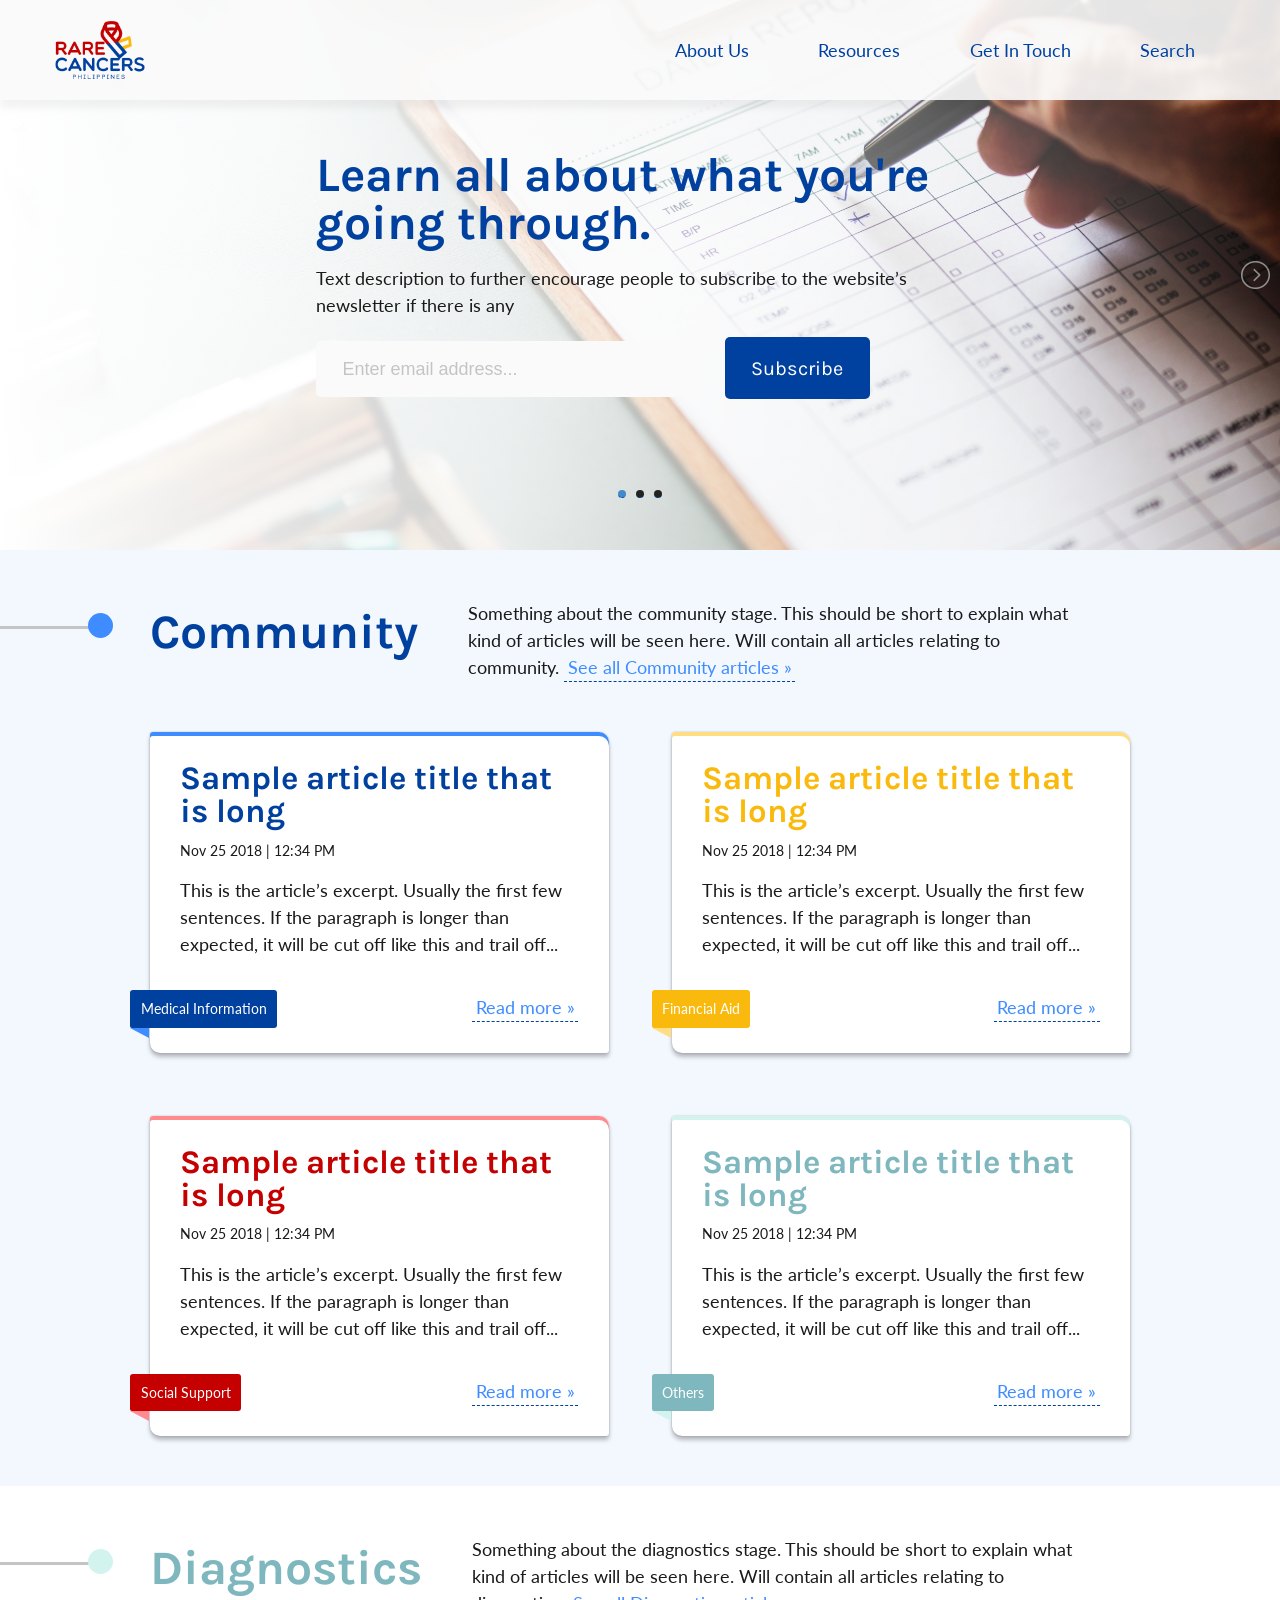
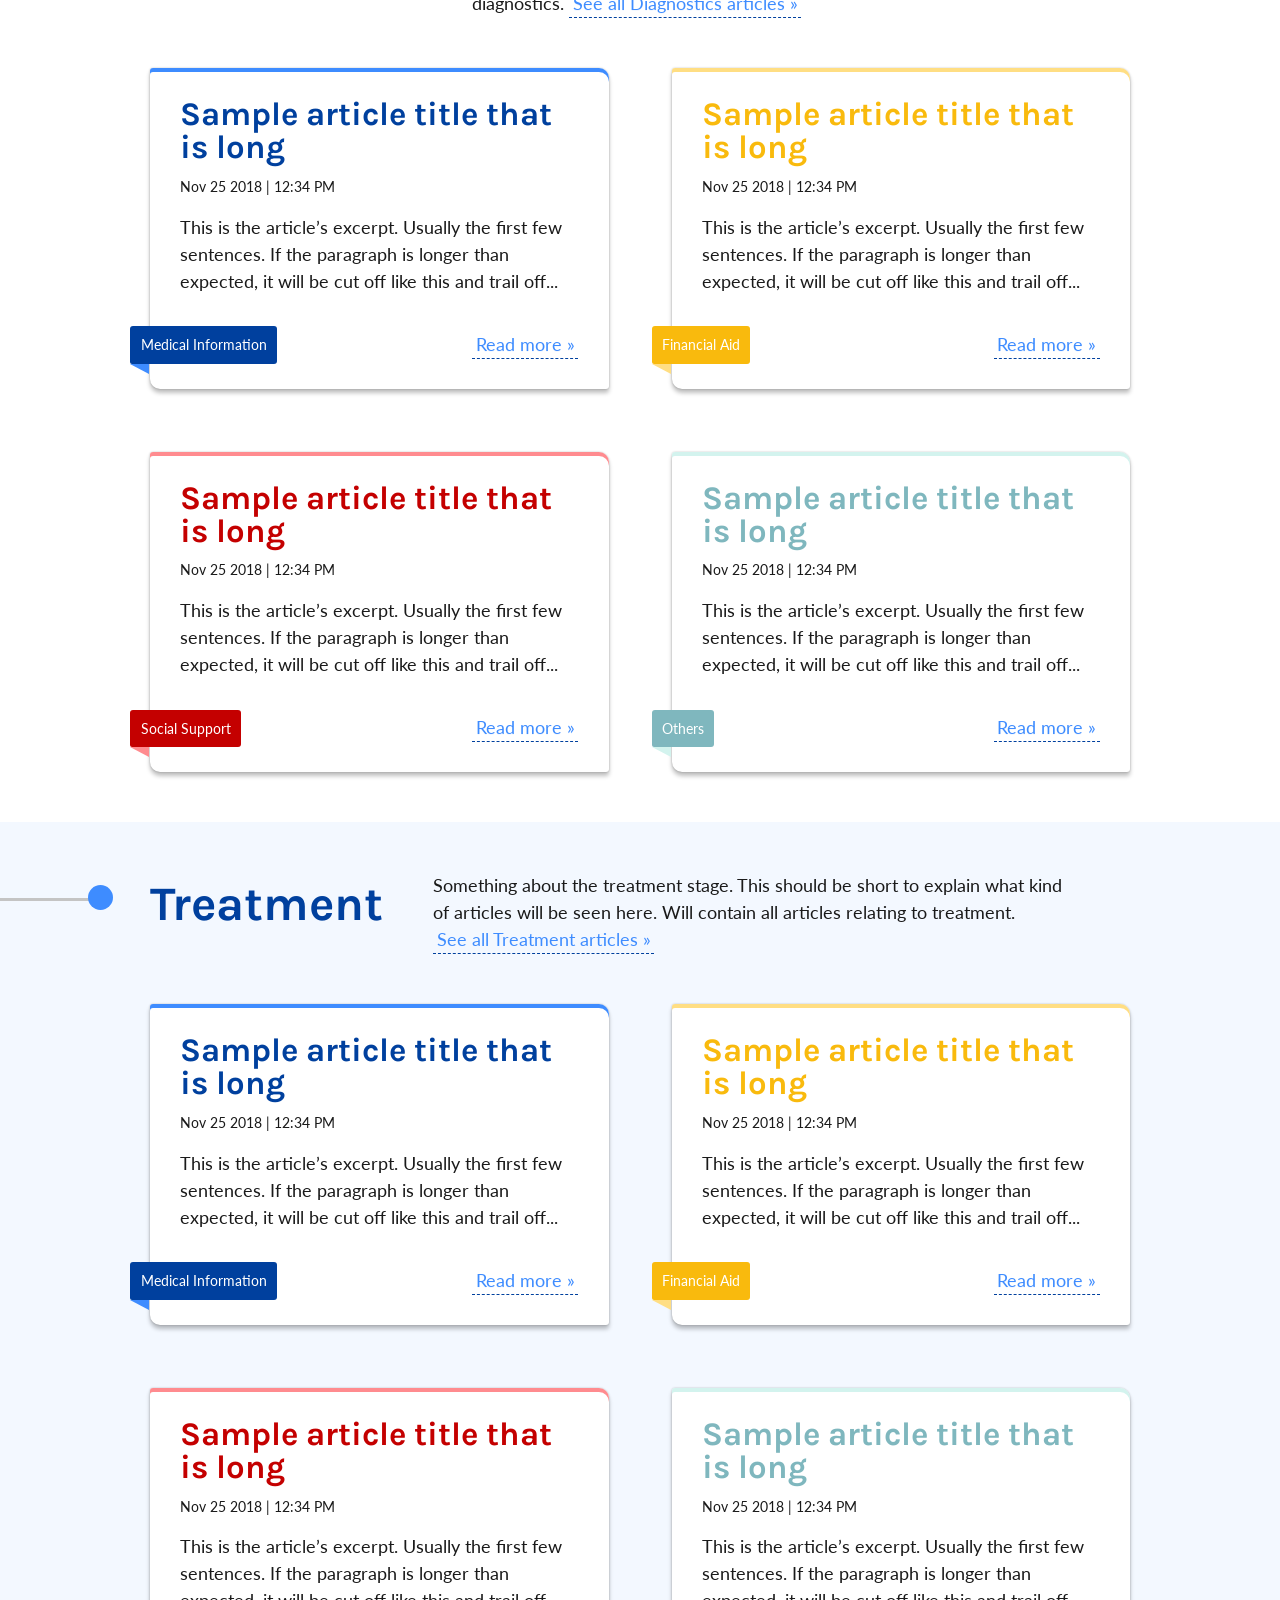
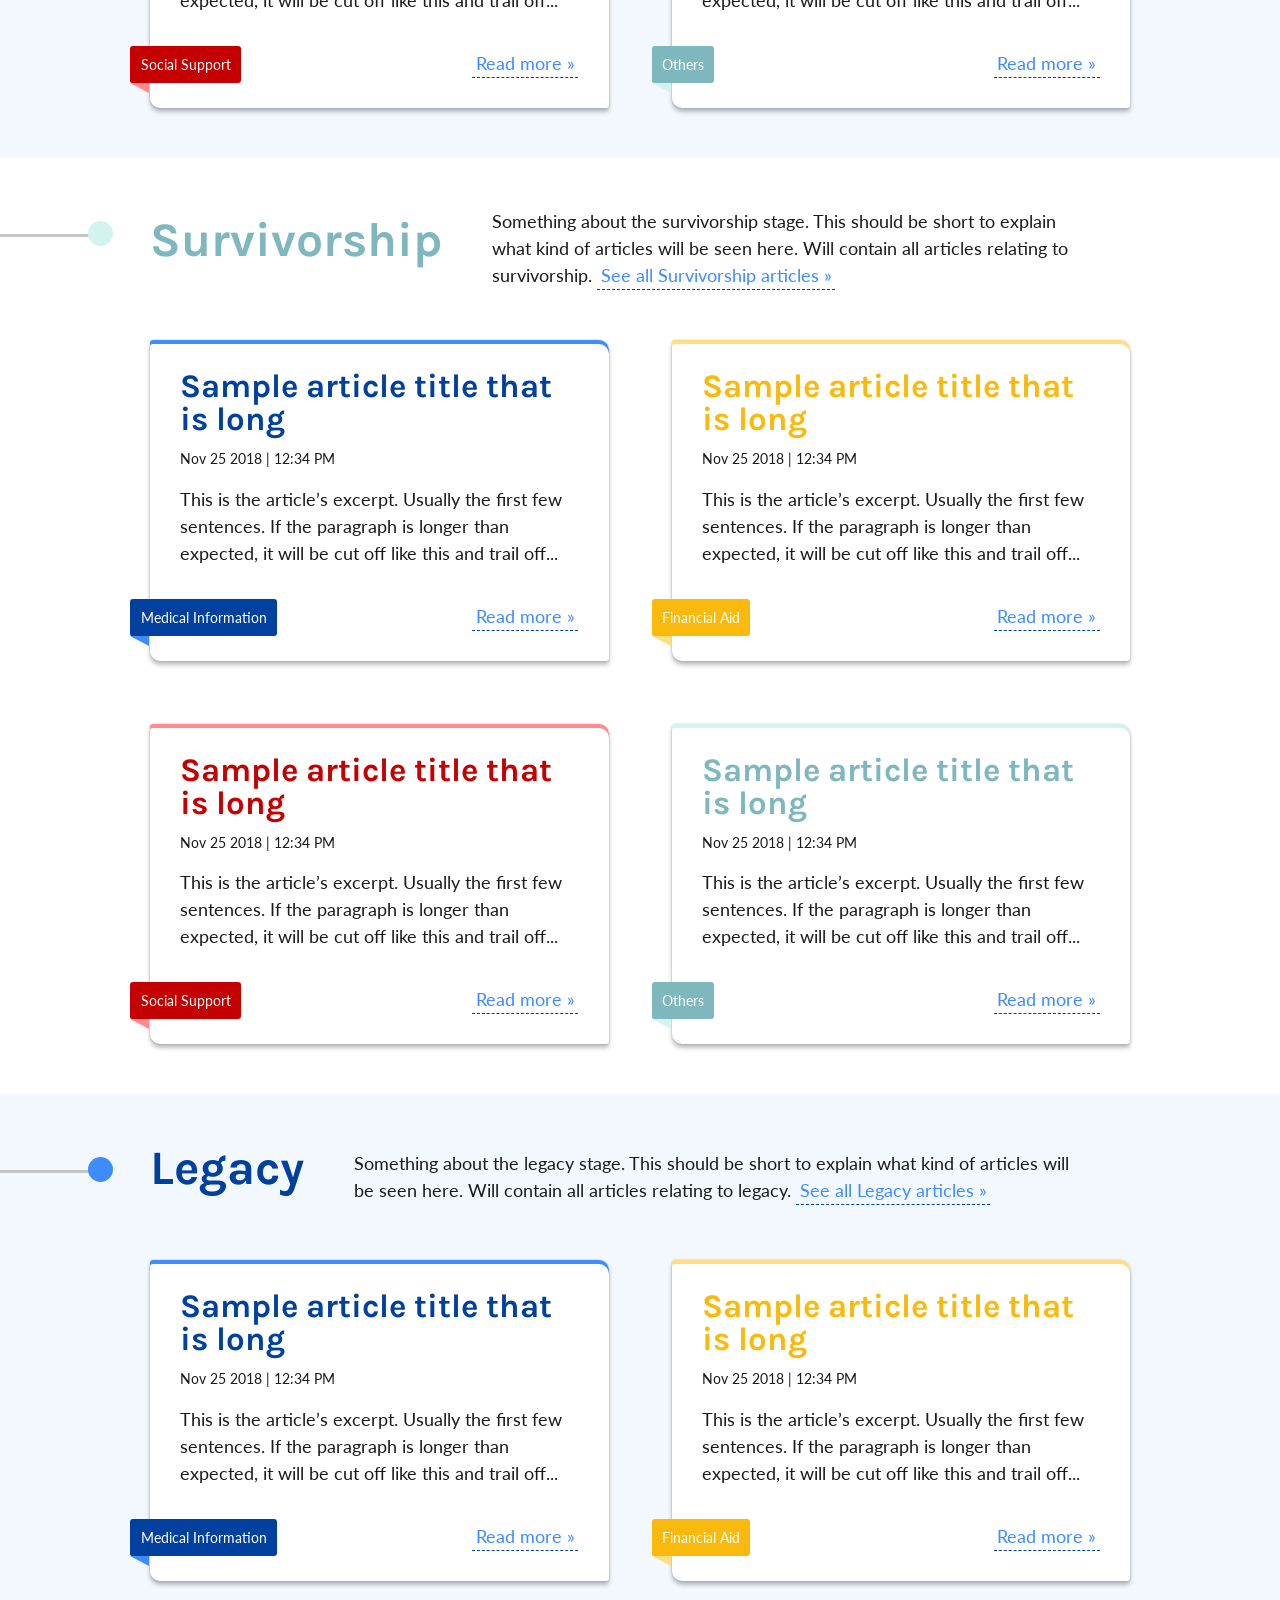
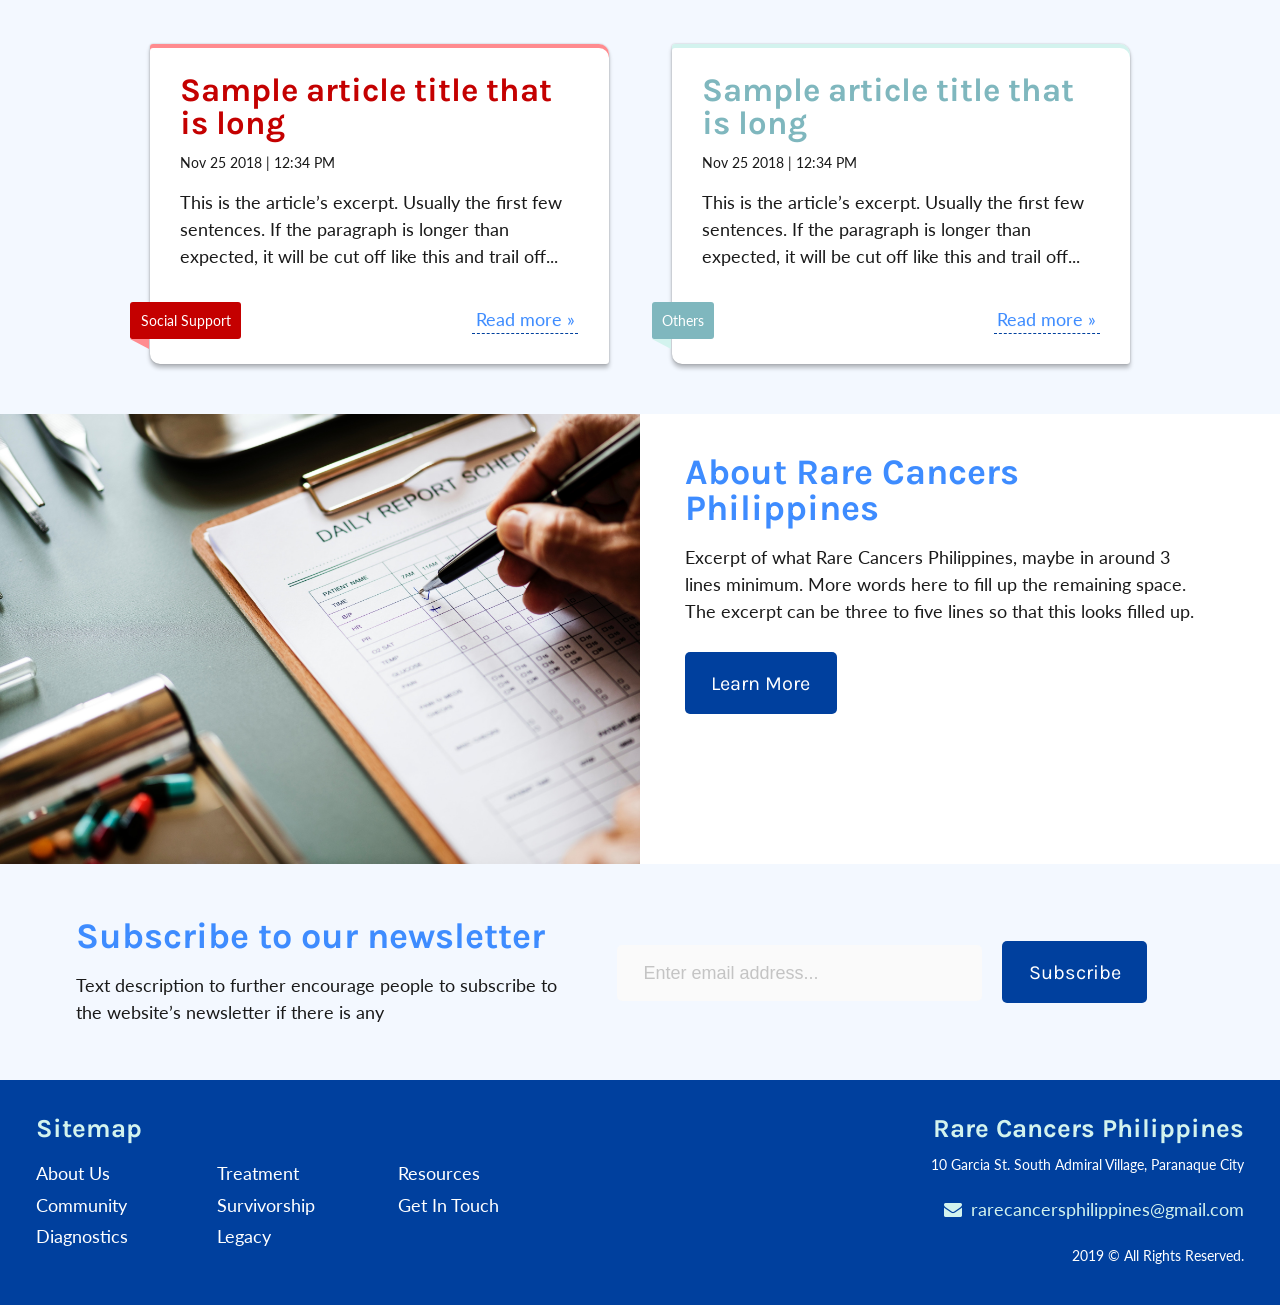
<file: index.html>
<!DOCTYPE html>
<html lang="en-US">
<head>
  <meta charset="utf-8">
  <meta http-equiv="x-ua-compatible" content="ie=edge">
  <meta name="viewport" content="width=device-width, initial-scale=1">

  <title>Rare Cancers Philippines</title>

  <!-- Once we have more info on RCPH, will uncomment these -->
  <!-- <meta name="description" content=""> -->
  <!-- <link rel="canonical" href=""> -->

  <!-- Facebook meta tags -->
  <!-- <meta property="og:url" content=""> -->
  <!-- <meta property="og:description" content=""> -->
  <!-- <meta property="og:title" content=""> -->

  <!-- Twitter card meta tags -->
  <!-- <meta property="twitter:url" content=""> -->
  <!-- <meta property="twitter:card" content="summary"> -->
  <!-- <meta property="twitter:title" content=""> -->
  <!-- <meta property="twitter:description" content=""> -->

  <!-- CSS -->
  <!-- LightSlider -->
  <link rel="stylesheet" href="assets/lightslider/css/lightslider.css">

  <!-- FontAwesome -->
  <link rel="stylesheet" href="https://stackpath.bootstrapcdn.com/font-awesome/4.7.0/css/font-awesome.min.css">

  <!-- Custom Styles -->
  <link rel="stylesheet" type="text/css" href="styles.css">

  <!-- JavaScript -->
  <!-- jQuery -->
  <script src="https://cdnjs.cloudflare.com/ajax/libs/jquery/3.3.1/jquery.min.js"></script>

  <!-- LightSlider -->
  <script src="assets/lightslider/js/lightslider.js"></script>

  <!-- Custom JS -->
  <script src="main.js"></script>

</head>
<body>
  <header>
    <a class="brand" href="index.html"><img src="images/logo.png" alt=""></a>
    <label for="show-menu" class="show-menu"><span class="blue outlined button">MENU</span></label>
    <input type="checkbox" id="show-menu" role="button">
    <ul class="navigation">
      <li class="nav-item"><a href="about-us.html">About Us</a></li>
      <li class="nav-item"><a href="resources.html">Resources</a></li>
      <li class="nav-item"><a href="contact.html">Get In Touch</a></li>
      <li class="nav-item"><a href="#" id="search">Search</a></li>
      <li id="search-container">
        <form action="search-results.html" id="search-form" class="search-field">
          <input type="text" name="search_keyword" id="search_keyword" placeholder="Search for something..."><a href="#" class="search-trigger"><i class="fa fa-search"></i></a>
        </form>
      </li>
    </ul>
  </header>

  <main id="home">
    <!-- HERO BANNER -->
    <ul class="hero-banner carousel">
      <li class="slide">
        <div class="description" style="background-image: linear-gradient(90deg, #FFFFFF 0%, rgba(255, 255, 255, 0.8) 39.29%, rgba(255, 255, 255, 0) 101.6%), url('images/hero-1.jpg');">
          <h1>Learn all about what you're going through.</h1>
          <p>Text description to further encourage people to subscribe to the website’s newsletter if there is any</p>
          <div class="subscribe-to-newsletter"><input type="email" placeholder="Enter email address..." name="newsletter_email"><a href="#" class="blue filled button">Subscribe</a></div>
        </div>
      </li>
      <li class="slide">
        <div class="description" style="background-image: linear-gradient(90deg, #FFFFFF 0%, rgba(255, 255, 255, 0.8) 39.29%, rgba(255, 255, 255, 0) 101.6%), url('images/hero-2.jpg');">
          <h1>Another header message</h1>
          <p>This is to demonstrate the carousel on the hero banner of the website.</p>
          <a href="#" class="blue filled button">Sample CTA</a>
        </div>
      </li>
      <li class="slide">
        <div class="description" style="background-image: linear-gradient(90deg, #FFFFFF 0%, rgba(255, 255, 255, 0.8) 39.29%, rgba(255, 255, 255, 0) 101.6%), url('images/hero-3.jpg');">
          <h1>Yet another example</h1>
          <p>It's important to note that when setting up slides for the carousel, there always has to be a call-to-action within it.</p>
          <a href="#" class="blue filled button">Like This</a>
        </div>
      </li>
    </ul>

    <!-- STAGES -->
    <div class="stages">
      <section class="stage">
        <div class="stage-details">
          <h1 class="stage-name">Community</h1>
          <p class="stage-description">Something about the community stage. This should be short to explain what kind of articles will be seen here. Will contain all articles relating to community. <a href="community.html">See all Community articles &raquo;</a></p>
        </div>
        <div class="article-cards">
          <div class="article-card medical-information">
            <div class="article-card-heading">
              <h3 class="article-title">Sample article title that is long</h3>
              <p class="article-meta">Nov 25 2018 | 12:34 PM</p>
            </div>
            <p class="article-excerpt">This is the article’s excerpt. Usually the first few sentences. If the paragraph is longer than expected, it will be cut off like this and trail off...</p>
            <a href="article.html" class="article-read-more">Read more &raquo;</a>
            <a href="#" class="article-card-category">Medical Information</a>
          </div>
          <div class="article-card financial-aid">
            <div class="article-card-heading">
              <h3 class="article-title">Sample article title that is long</h3>
              <p class="article-meta">Nov 25 2018 | 12:34 PM</p>
            </div>
            <p class="article-excerpt">This is the article’s excerpt. Usually the first few sentences. If the paragraph is longer than expected, it will be cut off like this and trail off...</p>
            <a href="article.html" class="article-read-more">Read more &raquo;</a>
            <a href="#" class="article-card-category">Financial Aid</a>
          </div>
          <div class="article-card social-support">
            <div class="article-card-heading">
              <h3 class="article-title">Sample article title that is long</h3>
              <p class="article-meta">Nov 25 2018 | 12:34 PM</p>
            </div>
            <p class="article-excerpt">This is the article’s excerpt. Usually the first few sentences. If the paragraph is longer than expected, it will be cut off like this and trail off...</p>
            <a href="article.html" class="article-read-more">Read more &raquo;</a>
            <a href="#" class="article-card-category">Social Support</a>
          </div>
          <div class="article-card others">
            <div class="article-card-heading">
              <h3 class="article-title">Sample article title that is long</h3>
              <p class="article-meta">Nov 25 2018 | 12:34 PM</p>
            </div>
            <p class="article-excerpt">This is the article’s excerpt. Usually the first few sentences. If the paragraph is longer than expected, it will be cut off like this and trail off...</p>
            <a href="article.html" class="article-read-more">Read more &raquo;</a>
            <a href="#" class="article-card-category">Others</a>
          </div>
        </div>
      </section>
      <section class="stage">
        <div class="stage-details">
          <h1 class="stage-name">Diagnostics</h1>
          <p class="stage-description">Something about the diagnostics stage. This should be short to explain what kind of articles will be seen here. Will contain all articles relating to diagnostics. <a href="diagnostics.html">See all Diagnostics articles &raquo;</a></p>
        </div>
        <div class="article-cards">
          <div class="article-card medical-information">
            <div class="article-card-heading">
              <h3 class="article-title">Sample article title that is long</h3>
              <p class="article-meta">Nov 25 2018 | 12:34 PM</p>
            </div>
            <p class="article-excerpt">This is the article’s excerpt. Usually the first few sentences. If the paragraph is longer than expected, it will be cut off like this and trail off...</p>
            <a href="article.html" class="article-read-more">Read more &raquo;</a>
            <a href="#" class="article-card-category">Medical Information</a>
          </div>
          <div class="article-card financial-aid">
            <div class="article-card-heading">
              <h3 class="article-title">Sample article title that is long</h3>
              <p class="article-meta">Nov 25 2018 | 12:34 PM</p>
            </div>
            <p class="article-excerpt">This is the article’s excerpt. Usually the first few sentences. If the paragraph is longer than expected, it will be cut off like this and trail off...</p>
            <a href="article.html" class="article-read-more">Read more &raquo;</a>
            <a href="#" class="article-card-category">Financial Aid</a>
          </div>
          <div class="article-card social-support">
            <div class="article-card-heading">
              <h3 class="article-title">Sample article title that is long</h3>
              <p class="article-meta">Nov 25 2018 | 12:34 PM</p>
            </div>
            <p class="article-excerpt">This is the article’s excerpt. Usually the first few sentences. If the paragraph is longer than expected, it will be cut off like this and trail off...</p>
            <a href="article.html" class="article-read-more">Read more &raquo;</a>
            <a href="#" class="article-card-category">Social Support</a>
          </div>
          <div class="article-card others">
            <div class="article-card-heading">
              <h3 class="article-title">Sample article title that is long</h3>
              <p class="article-meta">Nov 25 2018 | 12:34 PM</p>
            </div>
            <p class="article-excerpt">This is the article’s excerpt. Usually the first few sentences. If the paragraph is longer than expected, it will be cut off like this and trail off...</p>
            <a href="article.html" class="article-read-more">Read more &raquo;</a>
            <a href="#" class="article-card-category">Others</a>
          </div>
        </div>
      </section>
      <section class="stage">
        <div class="stage-details">
          <h1 class="stage-name">Treatment</h1>
          <p class="stage-description">Something about the treatment stage. This should be short to explain what kind of articles will be seen here. Will contain all articles relating to treatment. <a href="treatment.html">See all Treatment articles &raquo;</a></p>
        </div>
        <div class="article-cards">
          <div class="article-card medical-information">
            <div class="article-card-heading">
              <h3 class="article-title">Sample article title that is long</h3>
              <p class="article-meta">Nov 25 2018 | 12:34 PM</p>
            </div>
            <p class="article-excerpt">This is the article’s excerpt. Usually the first few sentences. If the paragraph is longer than expected, it will be cut off like this and trail off...</p>
            <a href="article.html" class="article-read-more">Read more &raquo;</a>
            <a href="#" class="article-card-category">Medical Information</a>
          </div>
          <div class="article-card financial-aid">
            <div class="article-card-heading">
              <h3 class="article-title">Sample article title that is long</h3>
              <p class="article-meta">Nov 25 2018 | 12:34 PM</p>
            </div>
            <p class="article-excerpt">This is the article’s excerpt. Usually the first few sentences. If the paragraph is longer than expected, it will be cut off like this and trail off...</p>
            <a href="article.html" class="article-read-more">Read more &raquo;</a>
            <a href="#" class="article-card-category">Financial Aid</a>
          </div>
          <div class="article-card social-support">
            <div class="article-card-heading">
              <h3 class="article-title">Sample article title that is long</h3>
              <p class="article-meta">Nov 25 2018 | 12:34 PM</p>
            </div>
            <p class="article-excerpt">This is the article’s excerpt. Usually the first few sentences. If the paragraph is longer than expected, it will be cut off like this and trail off...</p>
            <a href="article.html" class="article-read-more">Read more &raquo;</a>
            <a href="#" class="article-card-category">Social Support</a>
          </div>
          <div class="article-card others">
            <div class="article-card-heading">
              <h3 class="article-title">Sample article title that is long</h3>
              <p class="article-meta">Nov 25 2018 | 12:34 PM</p>
            </div>
            <p class="article-excerpt">This is the article’s excerpt. Usually the first few sentences. If the paragraph is longer than expected, it will be cut off like this and trail off...</p>
            <a href="article.html" class="article-read-more">Read more &raquo;</a>
            <a href="#" class="article-card-category">Others</a>
          </div>
        </div>
      </section>
      <section class="stage">
        <div class="stage-details">
          <h1 class="stage-name">Survivorship</h1>
          <p class="stage-description">Something about the survivorship stage. This should be short to explain what kind of articles will be seen here. Will contain all articles relating to survivorship. <a href="survivorship.html">See all Survivorship articles &raquo;</a></p>
        </div>
        <div class="article-cards">
          <div class="article-card medical-information">
            <div class="article-card-heading">
              <h3 class="article-title">Sample article title that is long</h3>
              <p class="article-meta">Nov 25 2018 | 12:34 PM</p>
            </div>
            <p class="article-excerpt">This is the article’s excerpt. Usually the first few sentences. If the paragraph is longer than expected, it will be cut off like this and trail off...</p>
            <a href="article.html" class="article-read-more">Read more &raquo;</a>
            <a href="#" class="article-card-category">Medical Information</a>
          </div>
          <div class="article-card financial-aid">
            <div class="article-card-heading">
              <h3 class="article-title">Sample article title that is long</h3>
              <p class="article-meta">Nov 25 2018 | 12:34 PM</p>
            </div>
            <p class="article-excerpt">This is the article’s excerpt. Usually the first few sentences. If the paragraph is longer than expected, it will be cut off like this and trail off...</p>
            <a href="article.html" class="article-read-more">Read more &raquo;</a>
            <a href="#" class="article-card-category">Financial Aid</a>
          </div>
          <div class="article-card social-support">
            <div class="article-card-heading">
              <h3 class="article-title">Sample article title that is long</h3>
              <p class="article-meta">Nov 25 2018 | 12:34 PM</p>
            </div>
            <p class="article-excerpt">This is the article’s excerpt. Usually the first few sentences. If the paragraph is longer than expected, it will be cut off like this and trail off...</p>
            <a href="article.html" class="article-read-more">Read more &raquo;</a>
            <a href="#" class="article-card-category">Social Support</a>
          </div>
          <div class="article-card others">
            <div class="article-card-heading">
              <h3 class="article-title">Sample article title that is long</h3>
              <p class="article-meta">Nov 25 2018 | 12:34 PM</p>
            </div>
            <p class="article-excerpt">This is the article’s excerpt. Usually the first few sentences. If the paragraph is longer than expected, it will be cut off like this and trail off...</p>
            <a href="article.html" class="article-read-more">Read more &raquo;</a>
            <a href="#" class="article-card-category">Others</a>
          </div>
        </div>
      </section>
      <section class="stage">
        <div class="stage-details">
          <h1 class="stage-name">Legacy</h1>
          <p class="stage-description">Something about the legacy stage. This should be short to explain what kind of articles will be seen here. Will contain all articles relating to legacy. <a href="legacy.html">See all Legacy articles &raquo;</a></p>
        </div>
        <div class="article-cards">
          <div class="article-card medical-information">
            <div class="article-card-heading">
              <h3 class="article-title">Sample article title that is long</h3>
              <p class="article-meta">Nov 25 2018 | 12:34 PM</p>
            </div>
            <p class="article-excerpt">This is the article’s excerpt. Usually the first few sentences. If the paragraph is longer than expected, it will be cut off like this and trail off...</p>
            <a href="article.html" class="article-read-more">Read more &raquo;</a>
            <a href="#" class="article-card-category">Medical Information</a>
          </div>
          <div class="article-card financial-aid">
            <div class="article-card-heading">
              <h3 class="article-title">Sample article title that is long</h3>
              <p class="article-meta">Nov 25 2018 | 12:34 PM</p>
            </div>
            <p class="article-excerpt">This is the article’s excerpt. Usually the first few sentences. If the paragraph is longer than expected, it will be cut off like this and trail off...</p>
            <a href="article.html" class="article-read-more">Read more &raquo;</a>
            <a href="#" class="article-card-category">Financial Aid</a>
          </div>
          <div class="article-card social-support">
            <div class="article-card-heading">
              <h3 class="article-title">Sample article title that is long</h3>
              <p class="article-meta">Nov 25 2018 | 12:34 PM</p>
            </div>
            <p class="article-excerpt">This is the article’s excerpt. Usually the first few sentences. If the paragraph is longer than expected, it will be cut off like this and trail off...</p>
            <a href="article.html" class="article-read-more">Read more &raquo;</a>
            <a href="#" class="article-card-category">Social Support</a>
          </div>
          <div class="article-card others">
            <div class="article-card-heading">
              <h3 class="article-title">Sample article title that is long</h3>
              <p class="article-meta">Nov 25 2018 | 12:34 PM</p>
            </div>
            <p class="article-excerpt">This is the article’s excerpt. Usually the first few sentences. If the paragraph is longer than expected, it will be cut off like this and trail off...</p>
            <a href="article.html" class="article-read-more">Read more &raquo;</a>
            <a href="#" class="article-card-category">Others</a>
          </div>
        </div>
      </section>
    </div>

    <!-- About RCPH -->
    <section class="about">
      <div class="about-preview"><img src="images/hero-1.jpg" alt=""></div>
      <div class="about-information">
        <h2 class="about-heading">About Rare Cancers Philippines</h2>
        <div class="about-excerpt">
          <p>Excerpt of what Rare Cancers Philippines, maybe in around 3 lines minimum. More words here to fill up the remaining space. The excerpt can be three to five lines so that this looks filled up.</p>
        </div>
        <a href="about.html" class="blue filled button">Learn More</a>
      </div>
    </section>

    <!-- Newsletter CTA -->
    <section class="newsletter-signup">
      <div class="newsletter-info">
        <h2>Subscribe to our newsletter</h2>
        <div class="description">Text description to further encourage people to subscribe to the website’s newsletter if there is any</div>
      </div>
      <div class="subscribe-to-newsletter"><input type="email" placeholder="Enter email address..." name="newsletter_email"><a href="#" class="blue filled button">Subscribe</a></div>
    </section>

  </main>
  <!-- Footer -->
  <footer>
    <div class="sitemap">
      <h4>Sitemap</h4>
      <ul class="sitemap-links">
        <li class="link-item"><a class="link" href="about-us.html">About Us</a></li>
        <li class="link-item"><a class="link" href="community.html">Community</a></li>
        <li class="link-item"><a class="link" href="diagnostics.html">Diagnostics</a></li>
        <li class="link-item"><a class="link" href="treatment.html">Treatment</a></li>
        <li class="link-item"><a class="link" href="survivorship.html">Survivorship</a></li>
        <li class="link-item"><a class="link" href="legacy.html">Legacy</a></li>
        <li class="link-item"><a class="link" href="resources.html">Resources</a></li>
        <li class="link-item"><a class="link" href="contact.html">Get In Touch</a></li>
      </ul>
    </div>
    <div class="org-information">
      <h4 class="name">Rare Cancers Philippines</h4>
      <p class="address">10 Garcia St. South Admiral Village, Paranaque City</p>
      <div class="social-media-links">
        <!-- <a href="#" class="link"><i class="fa fa-facebook-square"></i> Facebook</a> -->
        <a href="mailto:rarecancersphilippines@gmail.com" class="link"><i class="fa fa-envelope"></i> rarecancersphilippines@gmail.com</a>
      </div>
      <div class="copyright">2019 &copy; All Rights Reserved.</div>
    </div>
  </footer>
</body>
</html>
</file>
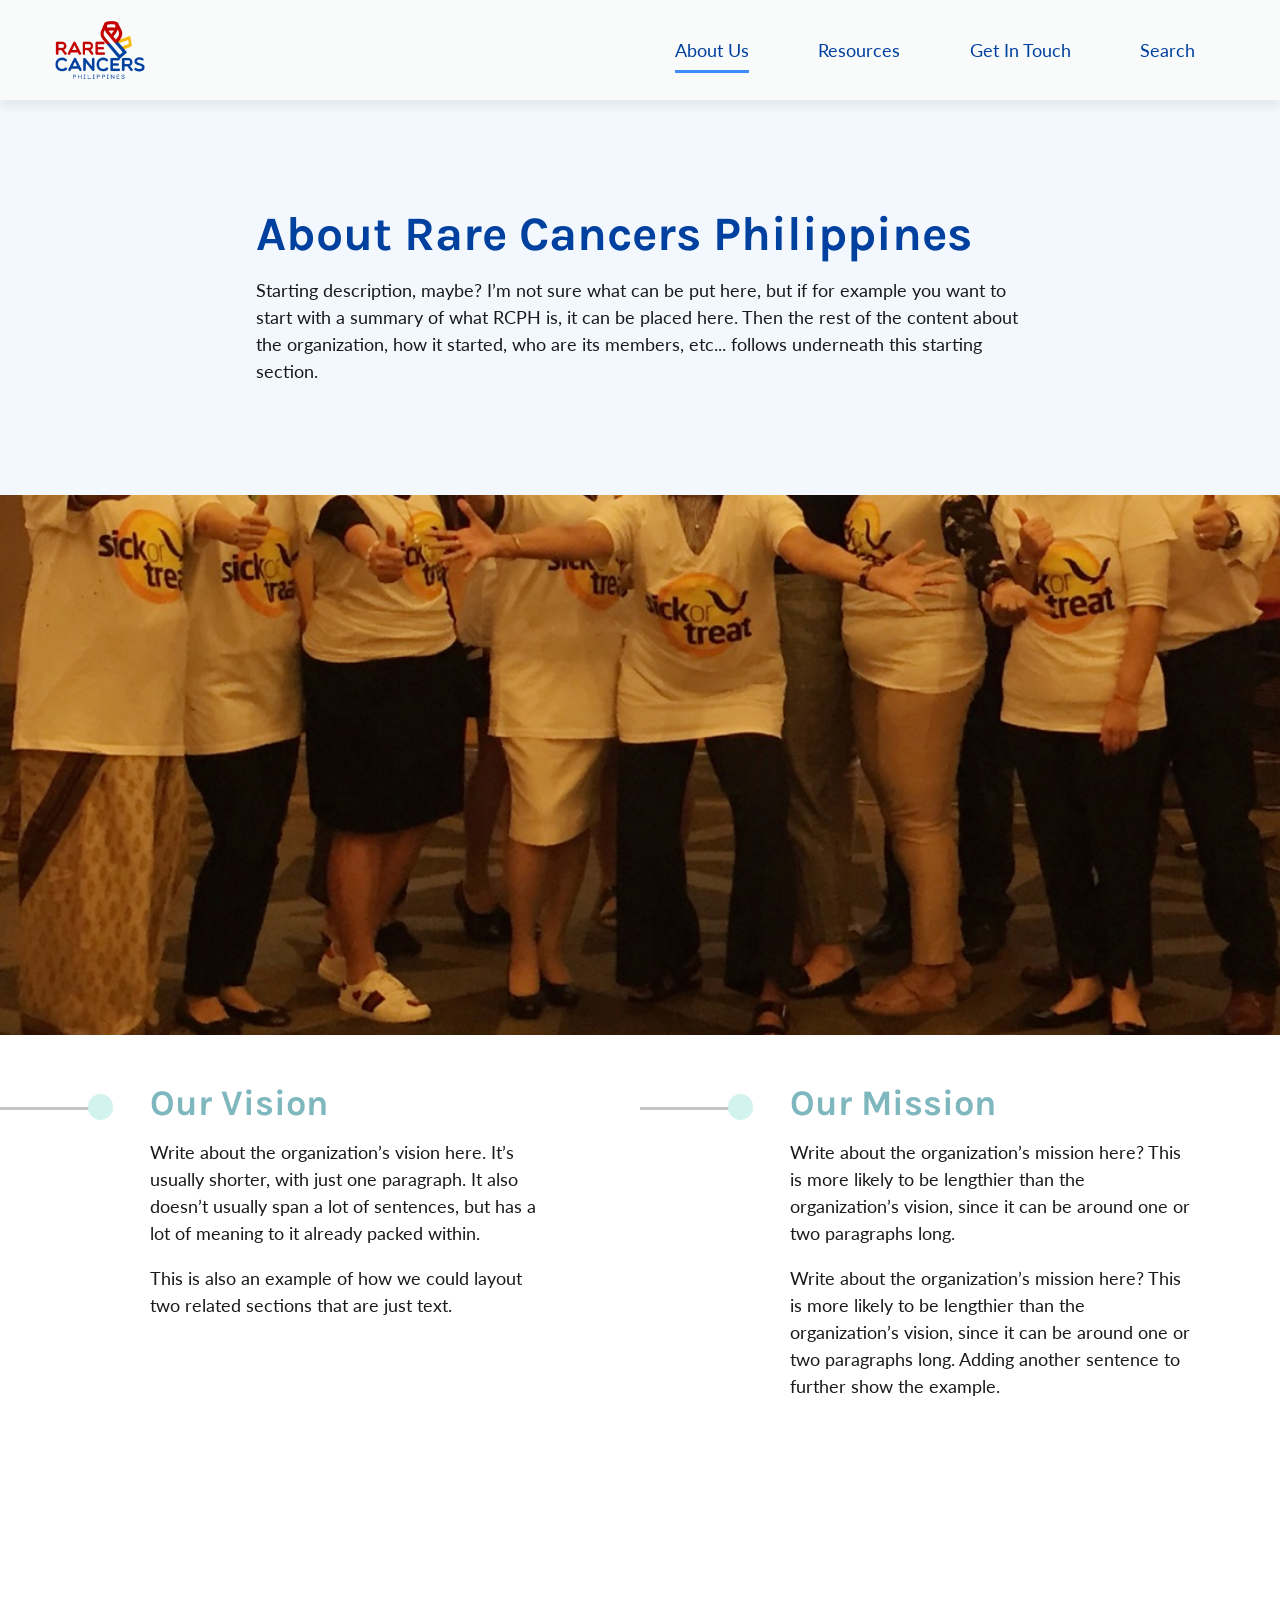
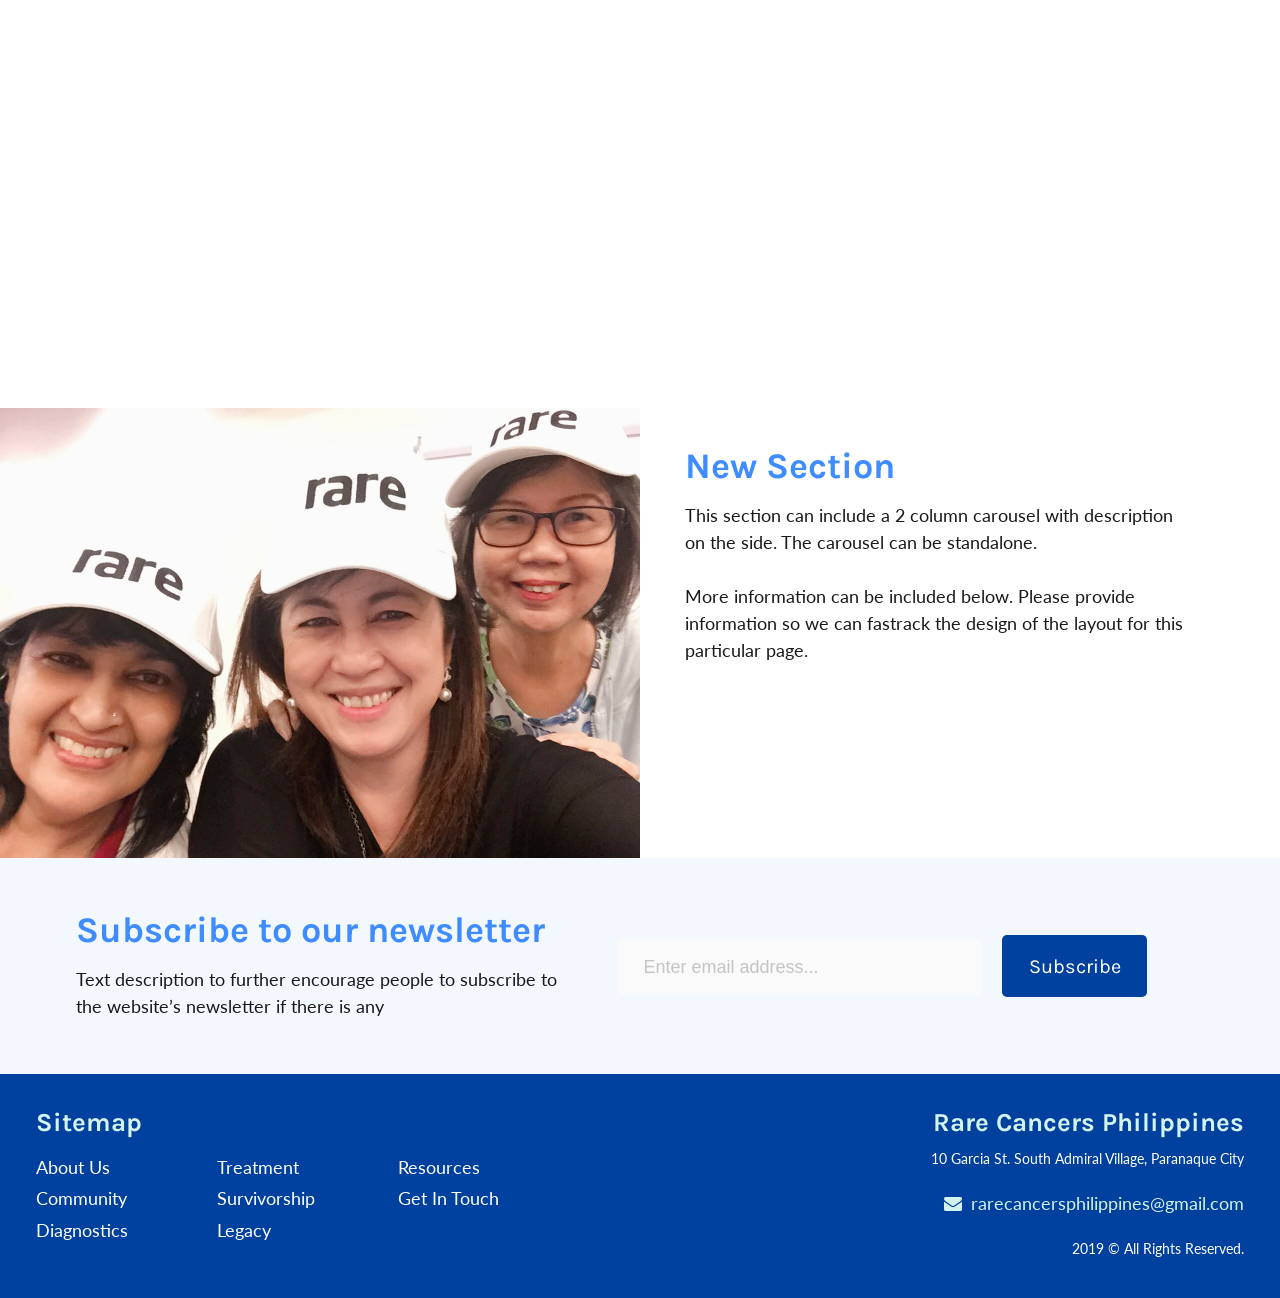
<file: about-us.html>
<!DOCTYPE html>
<html lang="en-US">
<head>
  <meta charset="utf-8">
  <meta http-equiv="x-ua-compatible" content="ie=edge">
  <meta name="viewport" content="width=device-width, initial-scale=1">

  <title>About Us | Rare Cancers Philippines</title>

  <!-- Once we have more info on RCPH, will uncomment these -->
  <!-- <meta name="description" content=""> -->
  <!-- <link rel="canonical" href=""> -->

  <!-- Facebook meta tags -->
  <!-- <meta property="og:url" content=""> -->
  <!-- <meta property="og:description" content=""> -->
  <!-- <meta property="og:title" content=""> -->

  <!-- Twitter card meta tags -->
  <!-- <meta property="twitter:url" content=""> -->
  <!-- <meta property="twitter:card" content="summary"> -->
  <!-- <meta property="twitter:title" content=""> -->
  <!-- <meta property="twitter:description" content=""> -->

  <!-- CSS -->
  <!-- LightSlider -->
  <link rel="stylesheet" href="assets/lightslider/css/lightslider.css">

  <!-- FontAwesome -->
  <link rel="stylesheet" href="https://stackpath.bootstrapcdn.com/font-awesome/4.7.0/css/font-awesome.min.css">

  <!-- Custom Styles -->
  <link rel="stylesheet" type="text/css" href="styles.css">

  <!-- JavaScript -->
  <!-- jQuery -->
  <script src="https://cdnjs.cloudflare.com/ajax/libs/jquery/3.3.1/jquery.min.js"></script>

  <!-- LightSlider -->
  <script src="assets/lightslider/js/lightslider.js"></script>

  <!-- Custom JS -->
  <script src="main.js"></script>

</head>
<body>
  <header>
    <a class="brand" href="index.html"><img src="images/logo.png" alt=""></a>
    <label for="show-menu" class="show-menu"><span class="blue outlined button">MENU</span></label>
    <input type="checkbox" id="show-menu" role="button">
    <ul class="navigation">
      <li class="active nav-item"><a href="about-us.html">About Us</a></li>
      <li class="nav-item"><a href="resources.html">Resources</a></li>
      <li class="nav-item"><a href="contact.html">Get In Touch</a></li>
      <li class="nav-item"><a href="#" id="search">Search</a></li>
      <li id="search-container">
        <form action="search-results.html" id="search-form" class="search-field">
          <input type="text" name="search_keyword" id="search_keyword" placeholder="Search for something..."><a href="#" class="search-trigger"><i class="fa fa-search"></i></a>
        </form>
      </li>
    </ul>
  </header>
  
  <main id="about">
    <!-- HERO BANNER -->
    <section class="hero-banner text-only">
      <div class="hero-text">
        <h1>About Rare Cancers Philippines</h1>
        <div class="hero-description">Starting description, maybe? I’m not sure what can be put here, but if for example you want to start with a summary of what RCPH is, it can be placed here. Then the rest of the content about the organization, how it started, who are its members, etc... follows underneath this starting section.</div>
      </div>
    </section>

    <section class="big-parallax-image" style="background-image: url('images/big-image-01.jpeg'); background-position: top center;"></section>

    <section class="vision-mission">
      <div class="vision">
        <h2>Our Vision</h2>
        <div class="description">
          <p>Write about the organization’s vision here. It’s usually shorter, with just one paragraph. It also doesn’t usually span a lot of sentences, but has a lot of meaning to it already packed within.</p>
          <p>This is also an example of how we could layout two related sections that are just text.</p>
        </div>
      </div>
      <div class="mission">
        <h2>Our Mission</h2>
        <div class="description">
          <p>Write about the organization’s mission here? This is more likely to be lengthier than the organization’s vision, since it can be around one or two paragraphs long.</p>
          <p>Write about the organization’s mission here? This is more likely to be lengthier than the organization’s vision, since it can be around one or two paragraphs long. Adding another sentence to further show the example.</p>
        </div>
      </div>
    </section>

    <section class="big-parallax-image" style="background-image: url('images/big-image-02.jpeg');"></section>

    <section class="about">
      <div class="about-preview"><img src="images/left-image-01.JPG" alt=""></div>
      <div class="about-information">
        <h2 class="about-heading">New Section</h2>
        <div class="about-excerpt">
          <p>This section can include a 2 column carousel with description on the side. The carousel can be standalone.</p>
          <p>More information can be included below. Please provide information so we can fastrack the design of the layout for this particular page.</p>
        </div>
      </div>
    </section>


    <!-- Newsletter CTA -->
    <section class="newsletter-signup">
      <div class="newsletter-info">
        <h2>Subscribe to our newsletter</h2>
        <div class="description">Text description to further encourage people to subscribe to the website’s newsletter if there is any</div>
      </div>
      <div class="subscribe-to-newsletter"><input type="email" placeholder="Enter email address..." name="newsletter_email"><a href="#" class="blue filled button">Subscribe</a></div>
    </section>

  </main>
  <!-- Footer -->
    <footer>
      <div class="sitemap">
        <h4>Sitemap</h4>
        <ul class="sitemap-links">
          <li class="link-item"><a class="link" href="about-us.html">About Us</a></li>
          <li class="link-item"><a class="link" href="community.html">Community</a></li>
          <li class="link-item"><a class="link" href="diagnostics.html">Diagnostics</a></li>
          <li class="link-item"><a class="link" href="treatment.html">Treatment</a></li>
          <li class="link-item"><a class="link" href="survivorship.html">Survivorship</a></li>
          <li class="link-item"><a class="link" href="legacy.html">Legacy</a></li>
          <li class="link-item"><a class="link" href="resources.html">Resources</a></li>
          <li class="link-item"><a class="link" href="contact.html">Get In Touch</a></li>
        </ul>
      </div>
      <div class="org-information">
        <h4 class="name">Rare Cancers Philippines</h4>
        <p class="address">10 Garcia St. South Admiral Village, Paranaque City</p>
        <div class="social-media-links">
          <!-- <a href="#" class="link"><i class="fa fa-facebook-square"></i> Facebook</a> -->
          <a href="mailto:rarecancersphilippines@gmail.com" class="link"><i class="fa fa-envelope"></i> rarecancersphilippines@gmail.com</a>
        </div>
        <div class="copyright">2019 &copy; All Rights Reserved.</div>
      </div>
    </footer>
</body>
</html>
</file>
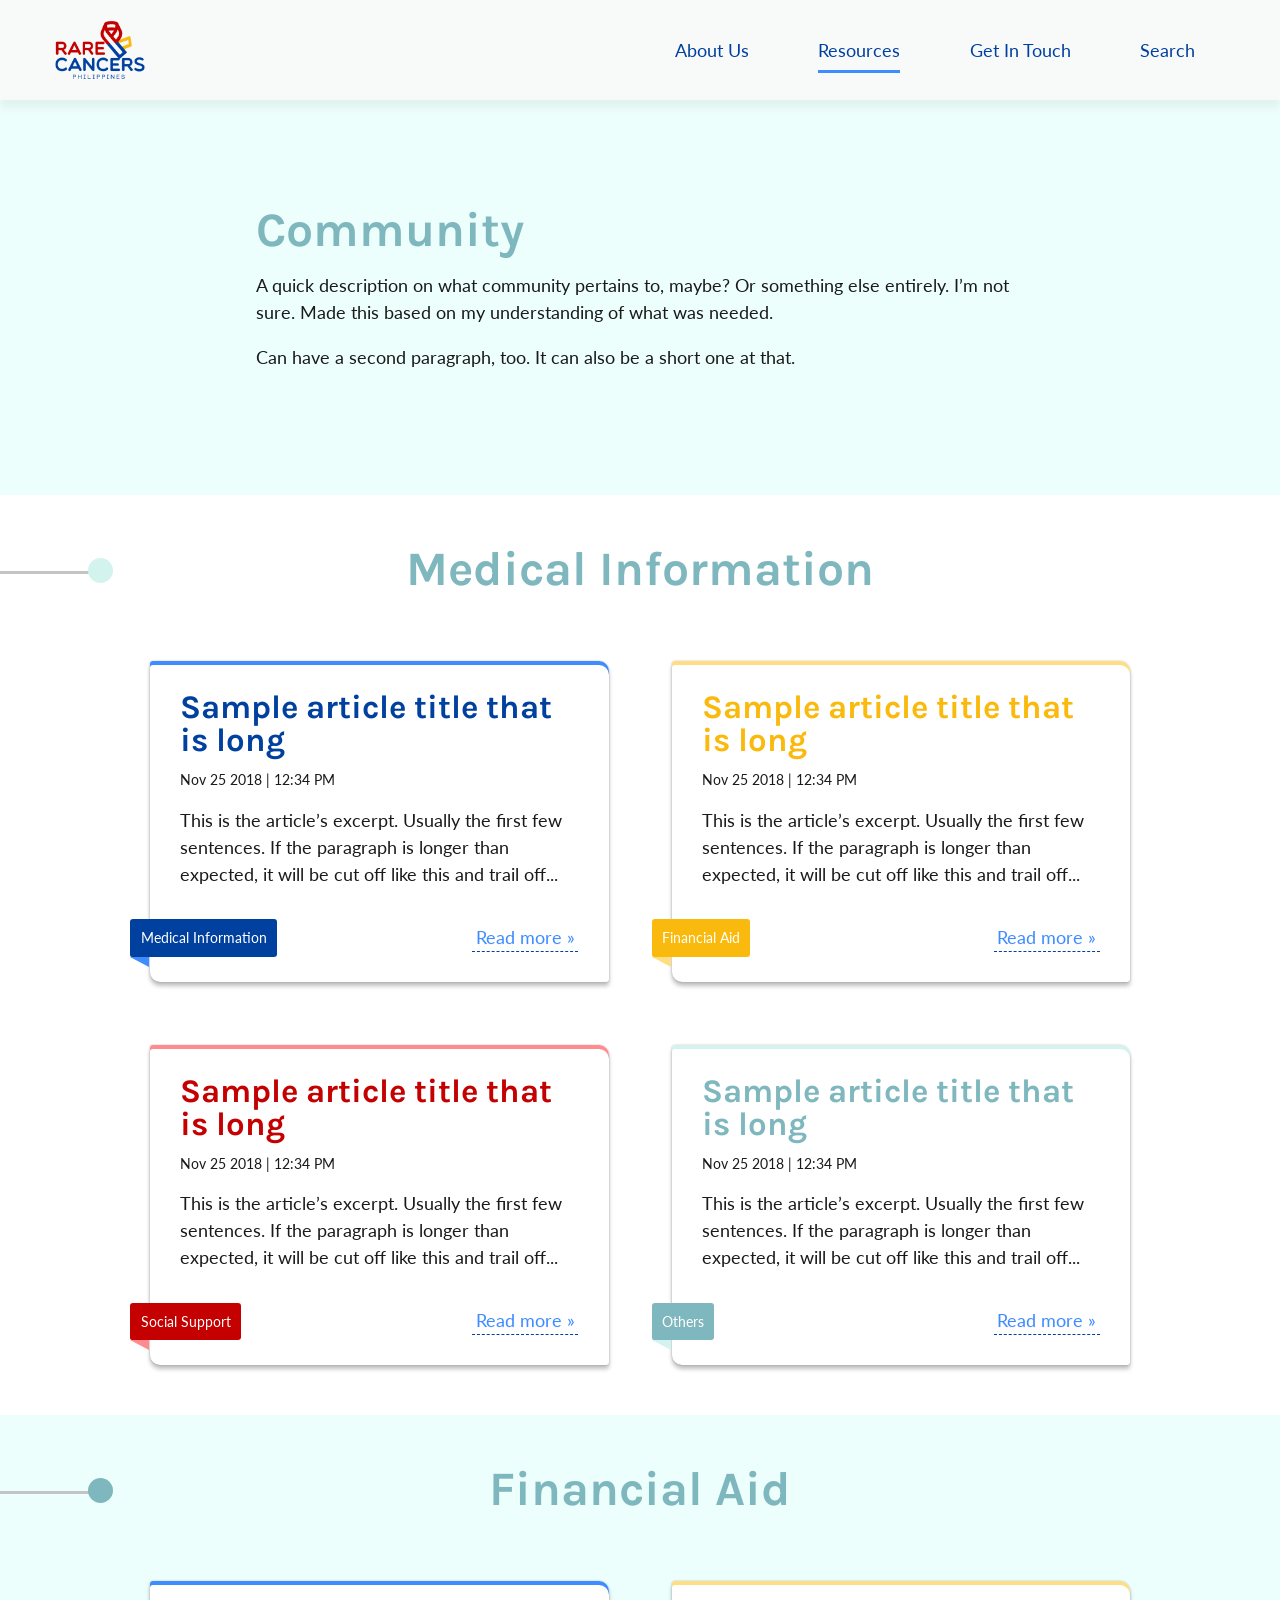
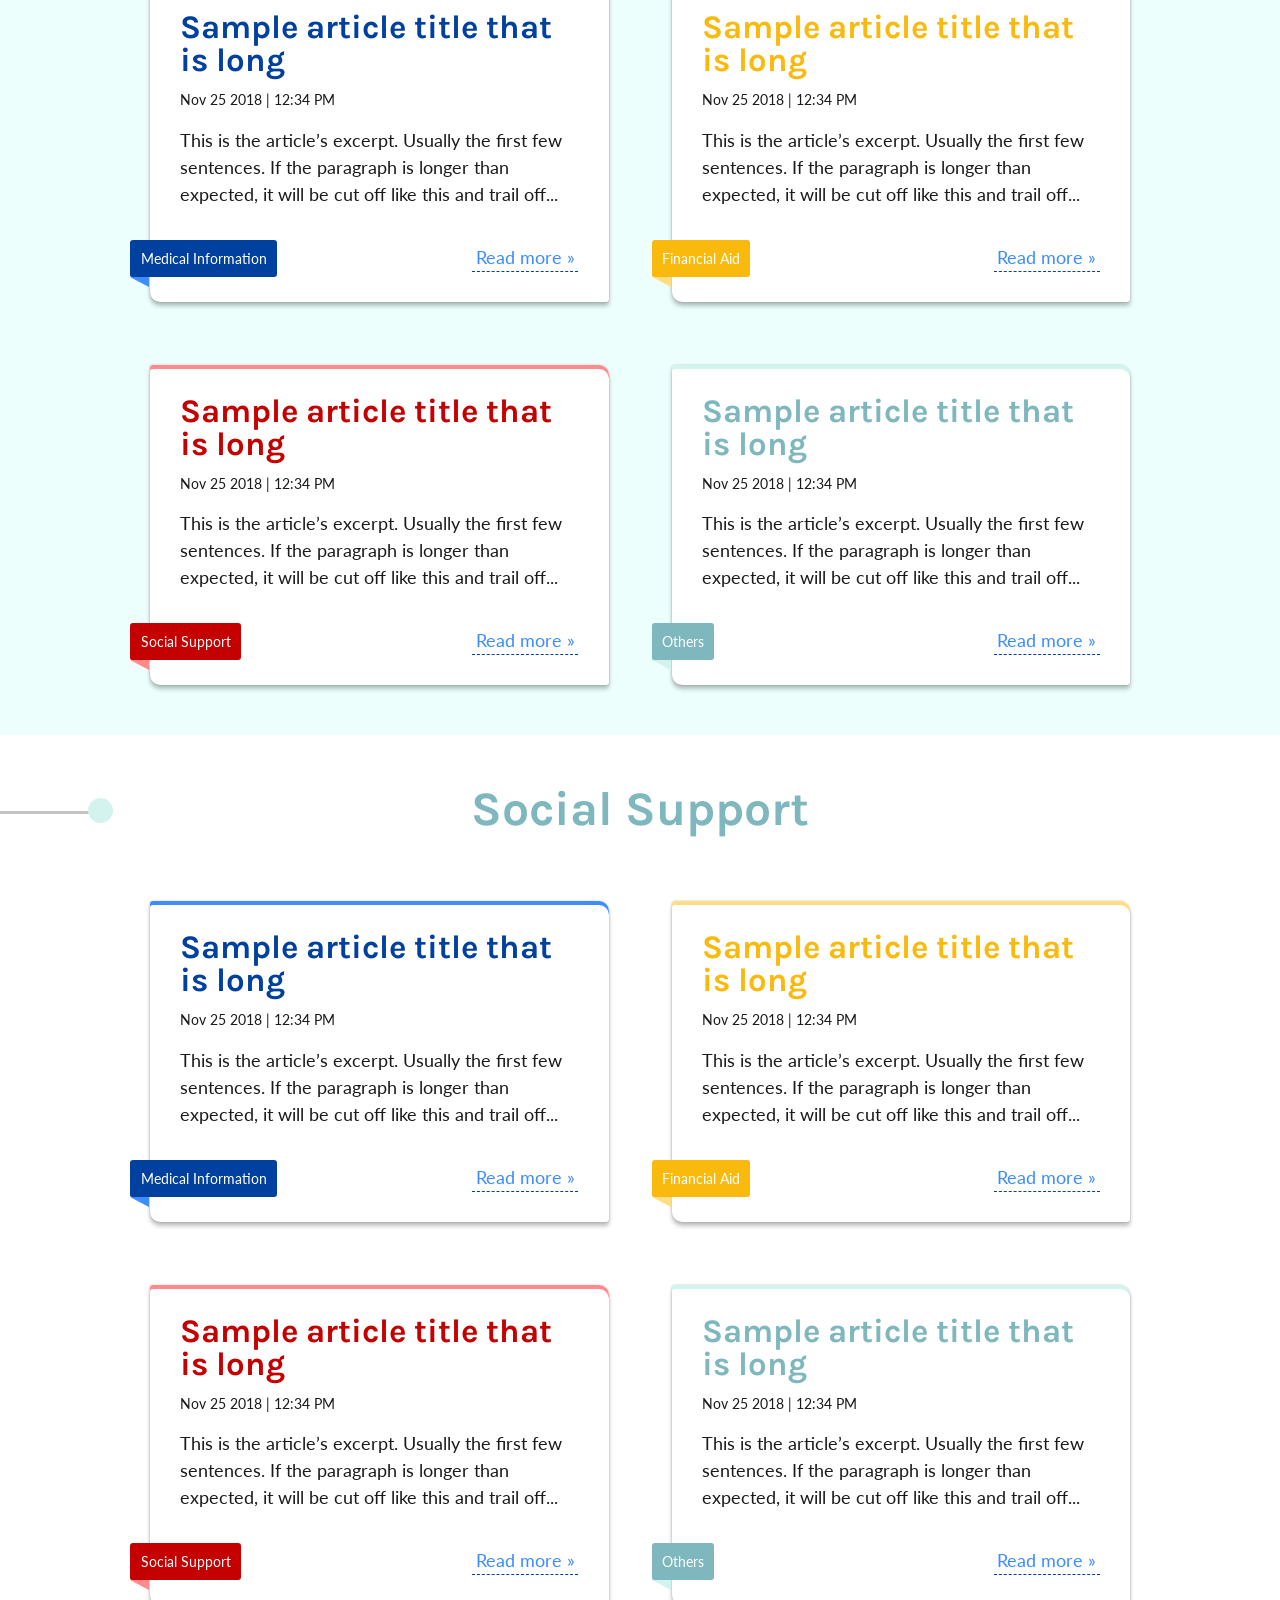
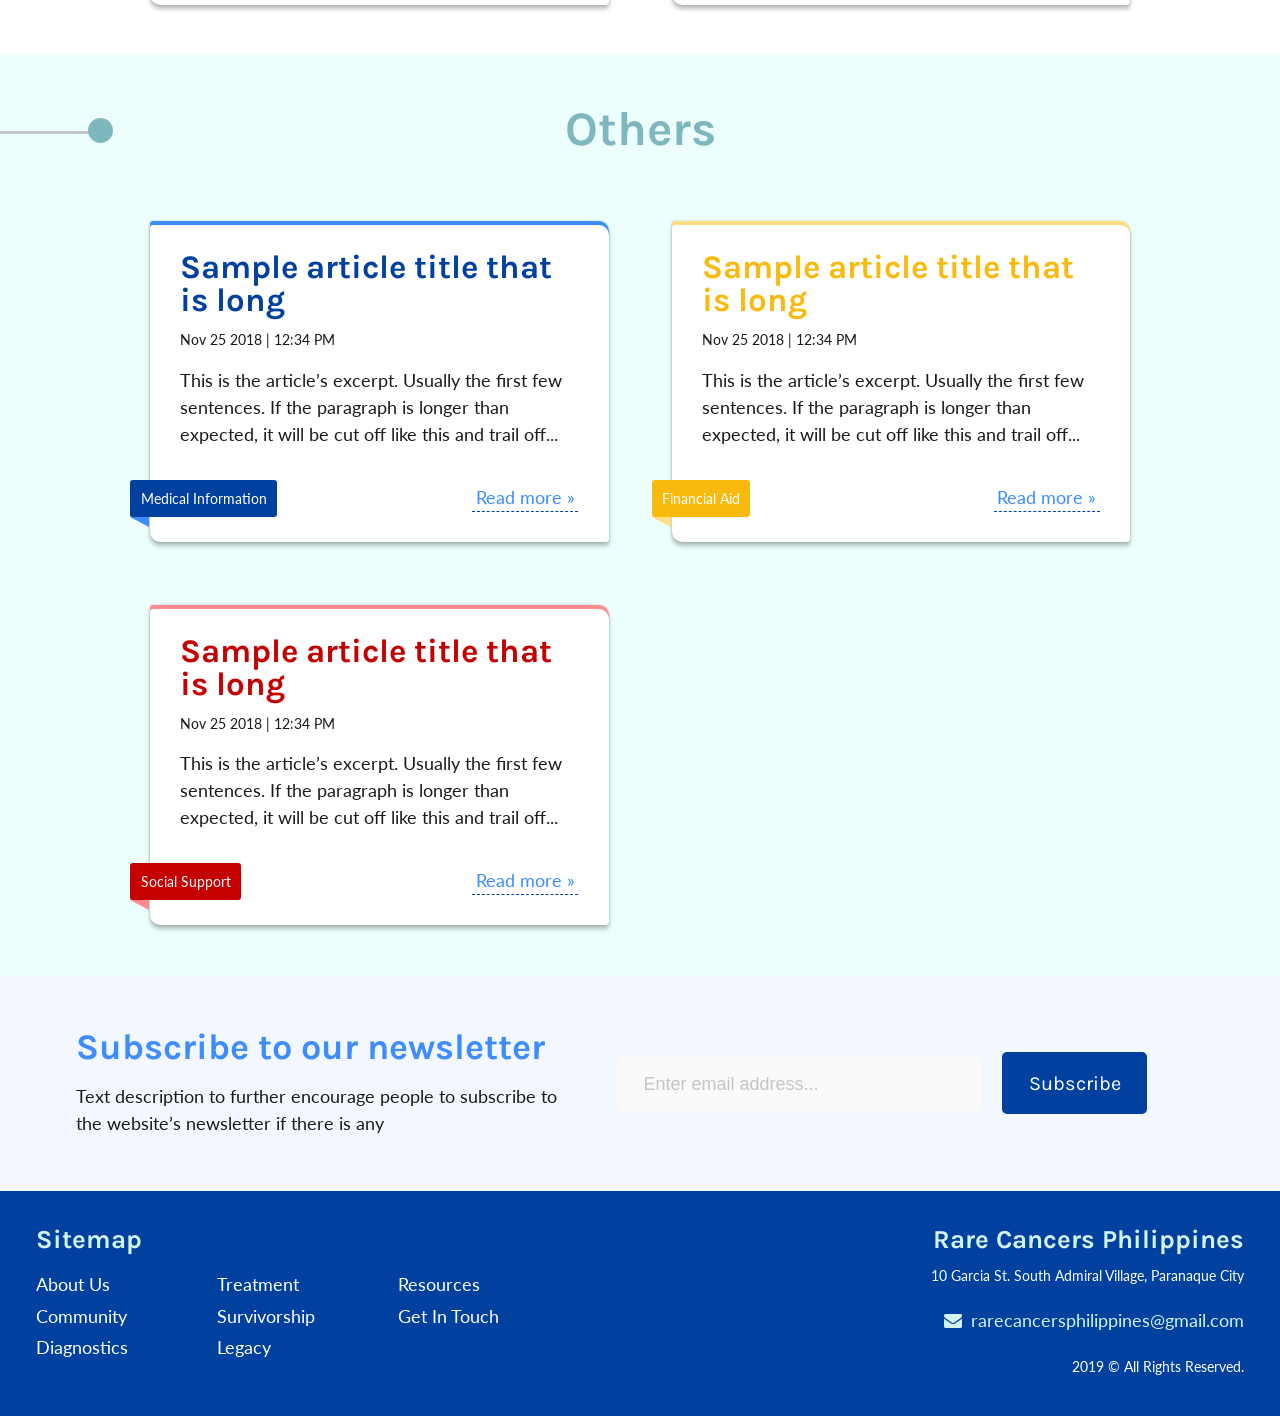
<file: community.html>
<!DOCTYPE html>
<html lang="en-US">
<head>
  <meta charset="utf-8">
  <meta http-equiv="x-ua-compatible" content="ie=edge">
  <meta name="viewport" content="width=device-width, initial-scale=1">

  <title>Resources on Community | Rare Cancers Philippines</title>

  <!-- Once we have more info on RCPH, will uncomment these -->
  <!-- <meta name="description" content=""> -->
  <!-- <link rel="canonical" href=""> -->

  <!-- Facebook meta tags -->
  <!-- <meta property="og:url" content=""> -->
  <!-- <meta property="og:description" content=""> -->
  <!-- <meta property="og:title" content=""> -->

  <!-- Twitter card meta tags -->
  <!-- <meta property="twitter:url" content=""> -->
  <!-- <meta property="twitter:card" content="summary"> -->
  <!-- <meta property="twitter:title" content=""> -->
  <!-- <meta property="twitter:description" content=""> -->

  <!-- CSS -->
  <!-- LightSlider -->
  <link rel="stylesheet" href="assets/lightslider/css/lightslider.css">

  <!-- FontAwesome -->
  <link rel="stylesheet" href="https://stackpath.bootstrapcdn.com/font-awesome/4.7.0/css/font-awesome.min.css">

  <!-- Custom Styles -->
  <link rel="stylesheet" type="text/css" href="styles.css">

  <!-- JavaScript -->
  <!-- jQuery -->
  <script src="https://cdnjs.cloudflare.com/ajax/libs/jquery/3.3.1/jquery.min.js"></script>

  <!-- LightSlider -->
  <script src="assets/lightslider/js/lightslider.js"></script>

  <!-- Custom JS -->
  <script src="main.js"></script>

</head>
<body>
  <header>
    <a class="brand" href="index.html"><img src="images/logo.png" alt=""></a>
    <label for="show-menu" class="show-menu"><span class="blue outlined button">MENU</span></label>
    <input type="checkbox" id="show-menu" role="button">
    <ul class="navigation">
      <li class="nav-item"><a href="about-us.html">About Us</a></li>
      <li class="active nav-item"><a href="resources.html">Resources</a></li>
      <li class="nav-item"><a href="contact.html">Get In Touch</a></li>
      <li class="nav-item"><a href="#" id="search">Search</a></li>
      <li id="search-container">
        <form action="search-results.html" id="search-form" class="search-field">
          <input type="text" name="search_keyword" id="search_keyword" placeholder="Search for something..."><a href="#" class="search-trigger"><i class="fa fa-search"></i></a>
        </form>
      </li>
    </ul>
  </header>

  <main class="resources" id="community">
    <!-- HERO BANNER -->
    <section class="hero-banner text-only">
      <div class="hero-text">
        <h1>Community</h1>
        <div class="hero-description">
          <p>A quick description on what community pertains to, maybe? Or something else entirely. I’m not sure. Made this based on my understanding of what was needed.</p>
          <p>Can have a second paragraph, too. It can also be a short one at that.</p>
        </div>
      </div>
    </section>

    <!-- STAGES -->
    <div class="stages">
      <section class="stage">
        <div class="stage-details">
          <h1 class="stage-name">Medical Information</h1>
        </div>
        <div class="article-cards">
          <div class="article-card medical-information">
            <div class="article-card-heading">
              <h3 class="article-title">Sample article title that is long</h3>
              <p class="article-meta">Nov 25 2018 | 12:34 PM</p>
            </div>
            <p class="article-excerpt">This is the article’s excerpt. Usually the first few sentences. If the paragraph is longer than expected, it will be cut off like this and trail off...</p>
            <a href="article.html" class="article-read-more">Read more &raquo;</a>
            <a href="#" class="article-card-category">Medical Information</a>
          </div>
          <div class="article-card financial-aid">
            <div class="article-card-heading">
              <h3 class="article-title">Sample article title that is long</h3>
              <p class="article-meta">Nov 25 2018 | 12:34 PM</p>
            </div>
            <p class="article-excerpt">This is the article’s excerpt. Usually the first few sentences. If the paragraph is longer than expected, it will be cut off like this and trail off...</p>
            <a href="article.html" class="article-read-more">Read more &raquo;</a>
            <a href="#" class="article-card-category">Financial Aid</a>
          </div>
          <div class="article-card social-support">
            <div class="article-card-heading">
              <h3 class="article-title">Sample article title that is long</h3>
              <p class="article-meta">Nov 25 2018 | 12:34 PM</p>
            </div>
            <p class="article-excerpt">This is the article’s excerpt. Usually the first few sentences. If the paragraph is longer than expected, it will be cut off like this and trail off...</p>
            <a href="article.html" class="article-read-more">Read more &raquo;</a>
            <a href="#" class="article-card-category">Social Support</a>
          </div>
          <div class="article-card others">
            <div class="article-card-heading">
              <h3 class="article-title">Sample article title that is long</h3>
              <p class="article-meta">Nov 25 2018 | 12:34 PM</p>
            </div>
            <p class="article-excerpt">This is the article’s excerpt. Usually the first few sentences. If the paragraph is longer than expected, it will be cut off like this and trail off...</p>
            <a href="article.html" class="article-read-more">Read more &raquo;</a>
            <a href="#" class="article-card-category">Others</a>
          </div>
        </div>
      </section>
      <section class="stage">
        <div class="stage-details">
          <h1 class="stage-name">Financial Aid</h1>
        </div>
        <div class="article-cards">
          <div class="article-card medical-information">
            <div class="article-card-heading">
              <h3 class="article-title">Sample article title that is long</h3>
              <p class="article-meta">Nov 25 2018 | 12:34 PM</p>
            </div>
            <p class="article-excerpt">This is the article’s excerpt. Usually the first few sentences. If the paragraph is longer than expected, it will be cut off like this and trail off...</p>
            <a href="article.html" class="article-read-more">Read more &raquo;</a>
            <a href="#" class="article-card-category">Medical Information</a>
          </div>
          <div class="article-card financial-aid">
            <div class="article-card-heading">
              <h3 class="article-title">Sample article title that is long</h3>
              <p class="article-meta">Nov 25 2018 | 12:34 PM</p>
            </div>
            <p class="article-excerpt">This is the article’s excerpt. Usually the first few sentences. If the paragraph is longer than expected, it will be cut off like this and trail off...</p>
            <a href="article.html" class="article-read-more">Read more &raquo;</a>
            <a href="#" class="article-card-category">Financial Aid</a>
          </div>
          <div class="article-card social-support">
            <div class="article-card-heading">
              <h3 class="article-title">Sample article title that is long</h3>
              <p class="article-meta">Nov 25 2018 | 12:34 PM</p>
            </div>
            <p class="article-excerpt">This is the article’s excerpt. Usually the first few sentences. If the paragraph is longer than expected, it will be cut off like this and trail off...</p>
            <a href="article.html" class="article-read-more">Read more &raquo;</a>
            <a href="#" class="article-card-category">Social Support</a>
          </div>
          <div class="article-card others">
            <div class="article-card-heading">
              <h3 class="article-title">Sample article title that is long</h3>
              <p class="article-meta">Nov 25 2018 | 12:34 PM</p>
            </div>
            <p class="article-excerpt">This is the article’s excerpt. Usually the first few sentences. If the paragraph is longer than expected, it will be cut off like this and trail off...</p>
            <a href="article.html" class="article-read-more">Read more &raquo;</a>
            <a href="#" class="article-card-category">Others</a>
          </div>
        </div>
      </section>
      <section class="stage">
        <div class="stage-details">
          <h1 class="stage-name">Social Support</h1>
        </div>
        <div class="article-cards">
          <div class="article-card medical-information">
            <div class="article-card-heading">
              <h3 class="article-title">Sample article title that is long</h3>
              <p class="article-meta">Nov 25 2018 | 12:34 PM</p>
            </div>
            <p class="article-excerpt">This is the article’s excerpt. Usually the first few sentences. If the paragraph is longer than expected, it will be cut off like this and trail off...</p>
            <a href="article.html" class="article-read-more">Read more &raquo;</a>
            <a href="#" class="article-card-category">Medical Information</a>
          </div>
          <div class="article-card financial-aid">
            <div class="article-card-heading">
              <h3 class="article-title">Sample article title that is long</h3>
              <p class="article-meta">Nov 25 2018 | 12:34 PM</p>
            </div>
            <p class="article-excerpt">This is the article’s excerpt. Usually the first few sentences. If the paragraph is longer than expected, it will be cut off like this and trail off...</p>
            <a href="article.html" class="article-read-more">Read more &raquo;</a>
            <a href="#" class="article-card-category">Financial Aid</a>
          </div>
          <div class="article-card social-support">
            <div class="article-card-heading">
              <h3 class="article-title">Sample article title that is long</h3>
              <p class="article-meta">Nov 25 2018 | 12:34 PM</p>
            </div>
            <p class="article-excerpt">This is the article’s excerpt. Usually the first few sentences. If the paragraph is longer than expected, it will be cut off like this and trail off...</p>
            <a href="article.html" class="article-read-more">Read more &raquo;</a>
            <a href="#" class="article-card-category">Social Support</a>
          </div>
          <div class="article-card others">
            <div class="article-card-heading">
              <h3 class="article-title">Sample article title that is long</h3>
              <p class="article-meta">Nov 25 2018 | 12:34 PM</p>
            </div>
            <p class="article-excerpt">This is the article’s excerpt. Usually the first few sentences. If the paragraph is longer than expected, it will be cut off like this and trail off...</p>
            <a href="article.html" class="article-read-more">Read more &raquo;</a>
            <a href="#" class="article-card-category">Others</a>
          </div>
        </div>
      </section>
      <section class="stage">
        <div class="stage-details">
          <h1 class="stage-name">Others</h1>
        </div>
        <div class="article-cards">
          <div class="article-card medical-information">
            <div class="article-card-heading">
              <h3 class="article-title">Sample article title that is long</h3>
              <p class="article-meta">Nov 25 2018 | 12:34 PM</p>
            </div>
            <p class="article-excerpt">This is the article’s excerpt. Usually the first few sentences. If the paragraph is longer than expected, it will be cut off like this and trail off...</p>
            <a href="article.html" class="article-read-more">Read more &raquo;</a>
            <a href="#" class="article-card-category">Medical Information</a>
          </div>
          <div class="article-card financial-aid">
            <div class="article-card-heading">
              <h3 class="article-title">Sample article title that is long</h3>
              <p class="article-meta">Nov 25 2018 | 12:34 PM</p>
            </div>
            <p class="article-excerpt">This is the article’s excerpt. Usually the first few sentences. If the paragraph is longer than expected, it will be cut off like this and trail off...</p>
            <a href="article.html" class="article-read-more">Read more &raquo;</a>
            <a href="#" class="article-card-category">Financial Aid</a>
          </div>
          <div class="article-card social-support">
            <div class="article-card-heading">
              <h3 class="article-title">Sample article title that is long</h3>
              <p class="article-meta">Nov 25 2018 | 12:34 PM</p>
            </div>
            <p class="article-excerpt">This is the article’s excerpt. Usually the first few sentences. If the paragraph is longer than expected, it will be cut off like this and trail off...</p>
            <a href="article.html" class="article-read-more">Read more &raquo;</a>
            <a href="#" class="article-card-category">Social Support</a>
          </div>
        </div>
      </section>
    </div>

    <!-- Newsletter CTA -->
    <section class="newsletter-signup">
      <div class="newsletter-info">
        <h2>Subscribe to our newsletter</h2>
        <div class="description">Text description to further encourage people to subscribe to the website’s newsletter if there is any</div>
      </div>
      <div class="subscribe-to-newsletter"><input type="email" placeholder="Enter email address..." name="newsletter_email"><a href="#" class="blue filled button">Subscribe</a></div>
    </section>

  </main>
  <!-- Footer -->
    <footer>
      <div class="sitemap">
        <h4>Sitemap</h4>
        <ul class="sitemap-links">
          <li class="link-item"><a class="link" href="about-us.html">About Us</a></li>
          <li class="link-item"><a class="link" href="community.html">Community</a></li>
          <li class="link-item"><a class="link" href="diagnostics.html">Diagnostics</a></li>
          <li class="link-item"><a class="link" href="treatment.html">Treatment</a></li>
          <li class="link-item"><a class="link" href="survivorship.html">Survivorship</a></li>
          <li class="link-item"><a class="link" href="legacy.html">Legacy</a></li>
          <li class="link-item"><a class="link" href="resources.html">Resources</a></li>
          <li class="link-item"><a class="link" href="contact.html">Get In Touch</a></li>
        </ul>
      </div>
      <div class="org-information">
        <h4 class="name">Rare Cancers Philippines</h4>
        <p class="address">10 Garcia St. South Admiral Village, Paranaque City</p>
        <div class="social-media-links">
          <!-- <a href="#" class="link"><i class="fa fa-facebook-square"></i> Facebook</a> -->
          <a href="mailto:rarecancersphilippines@gmail.com" class="link"><i class="fa fa-envelope"></i> rarecancersphilippines@gmail.com</a>
        </div>
        <div class="copyright">2019 &copy; All Rights Reserved.</div>
      </div>
    </footer>
</body>
</html>
</file>
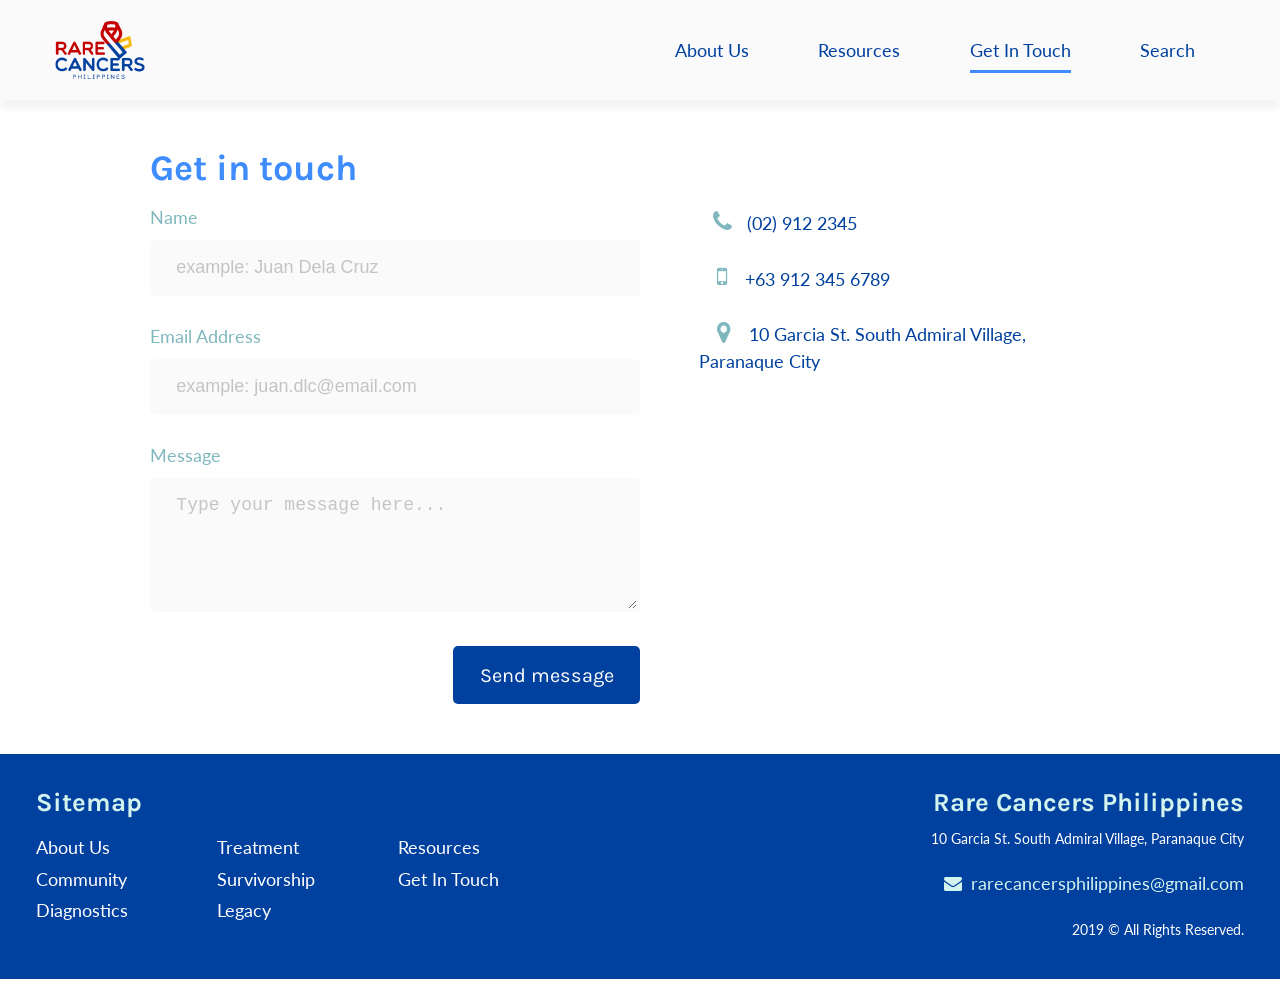
<file: contact.html>
<!DOCTYPE html>
<html lang="en-US">
<head>
  <meta charset="utf-8">
  <meta http-equiv="x-ua-compatible" content="ie=edge">
  <meta name="viewport" content="width=device-width, initial-scale=1">

  <title>Get In Touch | Rare Cancers Philippines</title>

  <!-- Once we have more info on RCPH, will uncomment these -->
  <!-- <meta name="description" content=""> -->
  <!-- <link rel="canonical" href=""> -->

  <!-- Facebook meta tags -->
  <!-- <meta property="og:url" content=""> -->
  <!-- <meta property="og:description" content=""> -->
  <!-- <meta property="og:title" content=""> -->

  <!-- Twitter card meta tags -->
  <!-- <meta property="twitter:url" content=""> -->
  <!-- <meta property="twitter:card" content="summary"> -->
  <!-- <meta property="twitter:title" content=""> -->
  <!-- <meta property="twitter:description" content=""> -->

  <!-- CSS -->
  <!-- FontAwesome -->
  <link rel="stylesheet" href="https://stackpath.bootstrapcdn.com/font-awesome/4.7.0/css/font-awesome.min.css">

  <!-- Custom Styles -->
  <link rel="stylesheet" type="text/css" href="styles.css">

  <!-- JavaScript -->
  <!-- jQuery -->
  <script src="https://cdnjs.cloudflare.com/ajax/libs/jquery/3.3.1/jquery.min.js"></script>

  <!-- LightSlider -->
  <script src="assets/lightslider/js/lightslider.js"></script>

  <!-- Custom JS -->
  <script src="main.js"></script>
</head>
<body>
  <header>
    <a class="brand" href="index.html"><img src="images/logo.png" alt=""></a>
    <label for="show-menu" class="show-menu"><span class="blue outlined button">MENU</span></label>
    <input type="checkbox" id="show-menu" role="button">
    <ul class="navigation">
      <li class="nav-item"><a href="about-us.html">About Us</a></li>
      <li class="nav-item"><a href="resources.html">Resources</a></li>
      <li class="active nav-item"><a href="contact.html">Get In Touch</a></li>
      <li class="nav-item"><a href="#" id="search">Search</a></li>
      <li id="search-container">
        <form action="search-results.html" id="search-form" class="search-field">
          <input type="text" name="search_keyword" id="search_keyword" placeholder="Search for something..."><a href="#" class="search-trigger"><i class="fa fa-search"></i></a>
        </form>
      </li>
    </ul>
  </header>

  <main id="contact">
    <!-- Contact Us Form -->
    <div class="contact-us">
      <h2>Get in touch</h2>
      <form action="" class="contact-form">
        <label for="contact-name">Name <input type="text" name="contact-name" placeholder="example: Juan Dela Cruz"></label>
        <label for="contact-email">Email Address <input type="email" name="contact-email" placeholder="example: juan.dlc@email.com"></label>
        <label for="contact-message">Message <textarea name="contact-message" id="" cols="30" rows="5" placeholder="Type your message here..."></textarea></label>
        <input type="Submit" class="blue filled button" value="Send message">
      </form>
    </div>

    <!-- Organization Info -->
    <div class="contact-info">
      <a href="tel:029122345" class="link"><i class="fa fa-phone"></i><span class="info">(02) 912 2345</span></a>
      <a href="tel:+639123456789" class="link"><i class="fa fa-mobile"></i><span class="info">+63 912 345 6789</span></a>
      <a href="#" class="link"><i class="fa fa-map-marker"></i><span class="info">10 Garcia St. South Admiral Village, Paranaque City</span></a>
    </div>
  </main>
  <!-- Footer -->
    <footer>
      <div class="sitemap">
        <h4>Sitemap</h4>
        <ul class="sitemap-links">
          <li class="link-item"><a class="link" href="about-us.html">About Us</a></li>
          <li class="link-item"><a class="link" href="community.html">Community</a></li>
          <li class="link-item"><a class="link" href="diagnostics.html">Diagnostics</a></li>
          <li class="link-item"><a class="link" href="treatment.html">Treatment</a></li>
          <li class="link-item"><a class="link" href="survivorship.html">Survivorship</a></li>
          <li class="link-item"><a class="link" href="legacy.html">Legacy</a></li>
          <li class="link-item"><a class="link" href="resources.html">Resources</a></li>
          <li class="link-item"><a class="link" href="contact.html">Get In Touch</a></li>
        </ul>
      </div>
      <div class="org-information">
        <h4 class="name">Rare Cancers Philippines</h4>
        <p class="address">10 Garcia St. South Admiral Village, Paranaque City</p>
        <div class="social-media-links">
          <!-- <a href="#" class="link"><i class="fa fa-facebook-square"></i> Facebook</a> -->
          <a href="mailto:rarecancersphilippines@gmail.com" class="link"><i class="fa fa-envelope"></i> rarecancersphilippines@gmail.com</a>
        </div>
        <div class="copyright">2019 &copy; All Rights Reserved.</div>
      </div>
    </footer>
</body>
</html>
</file>
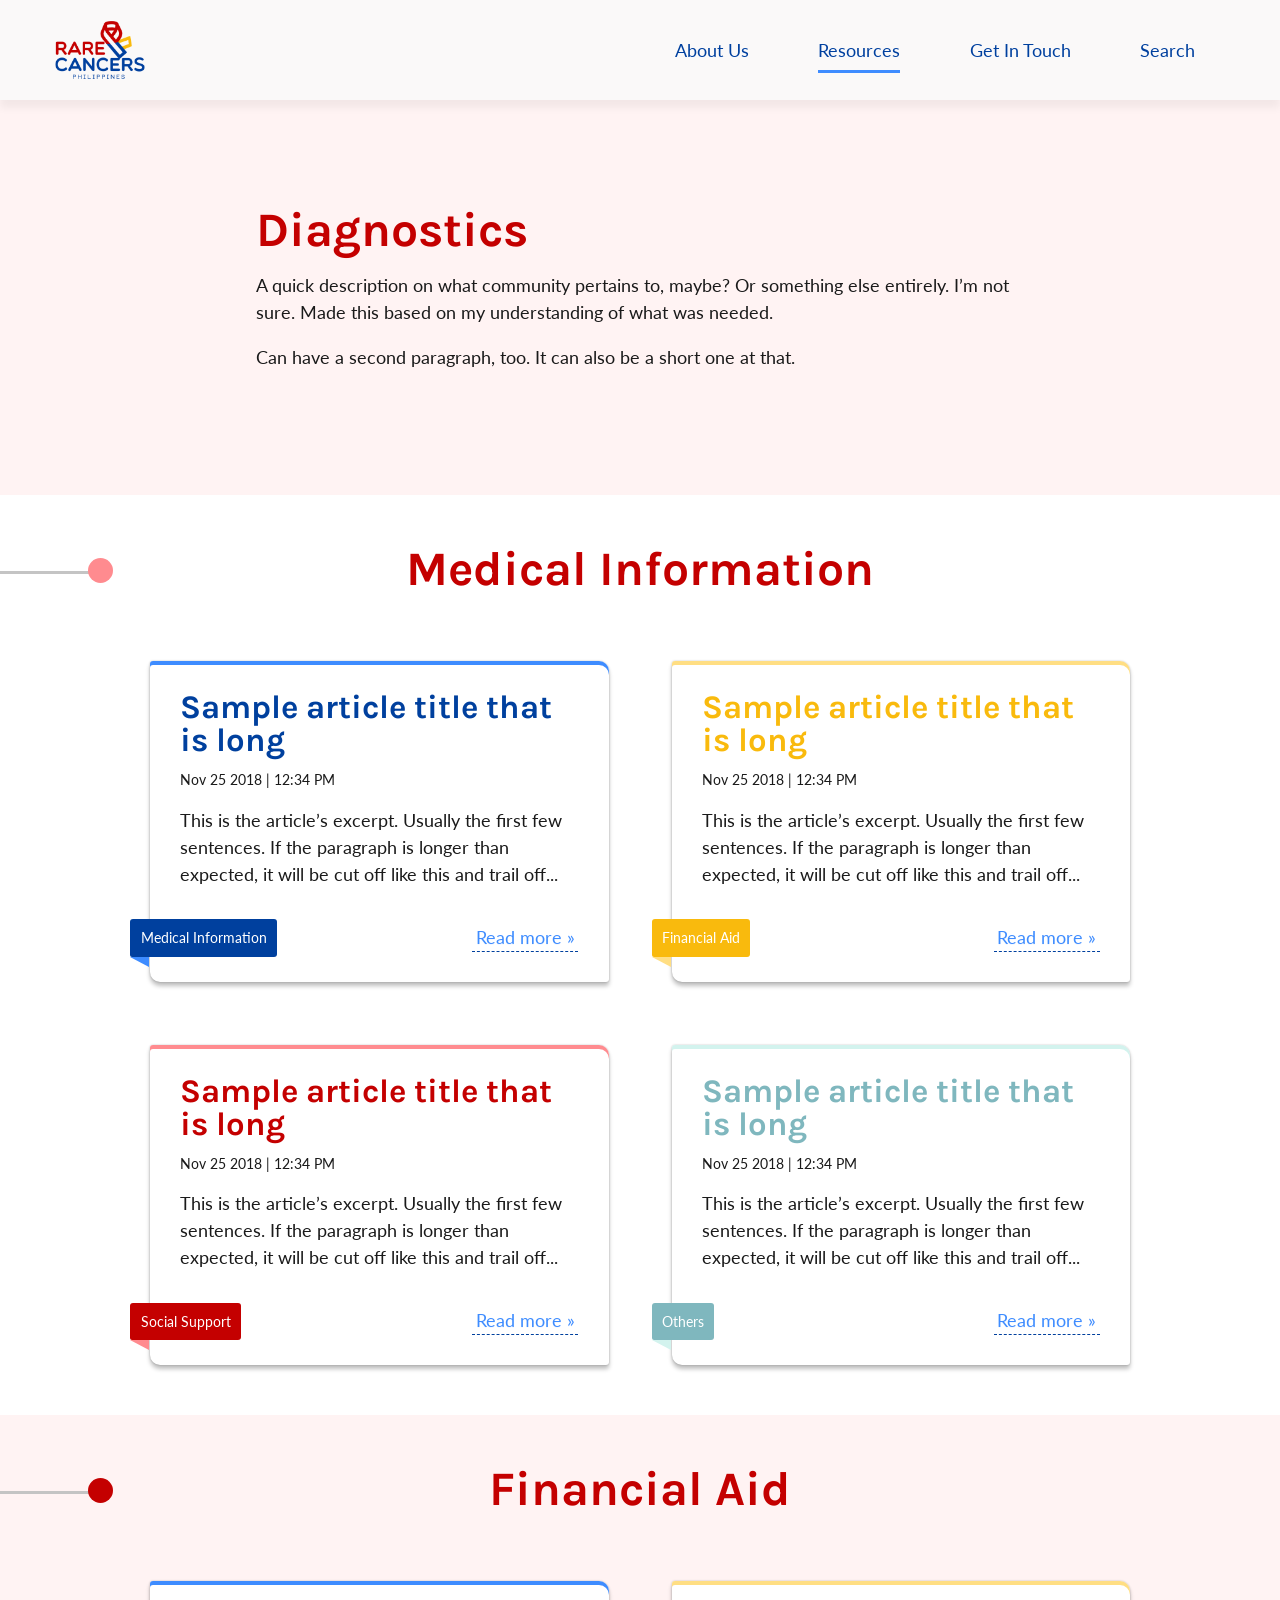
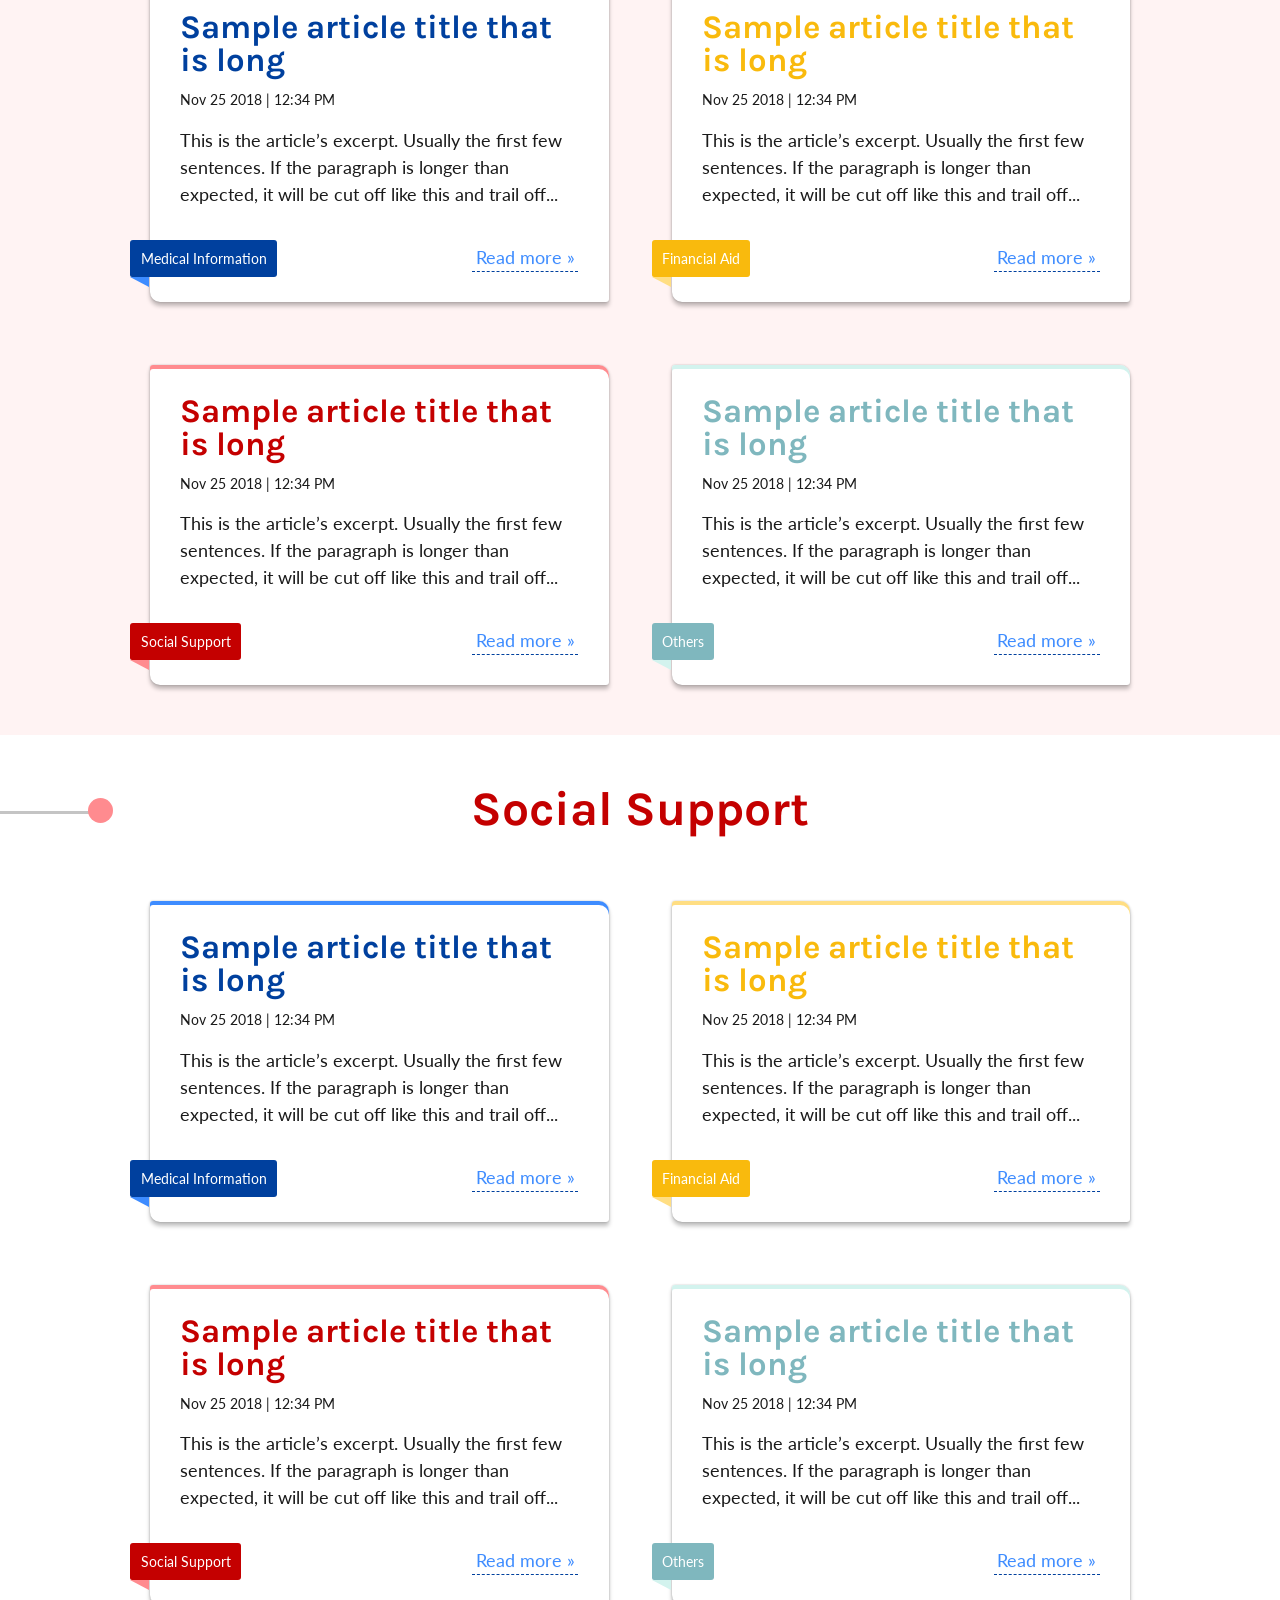
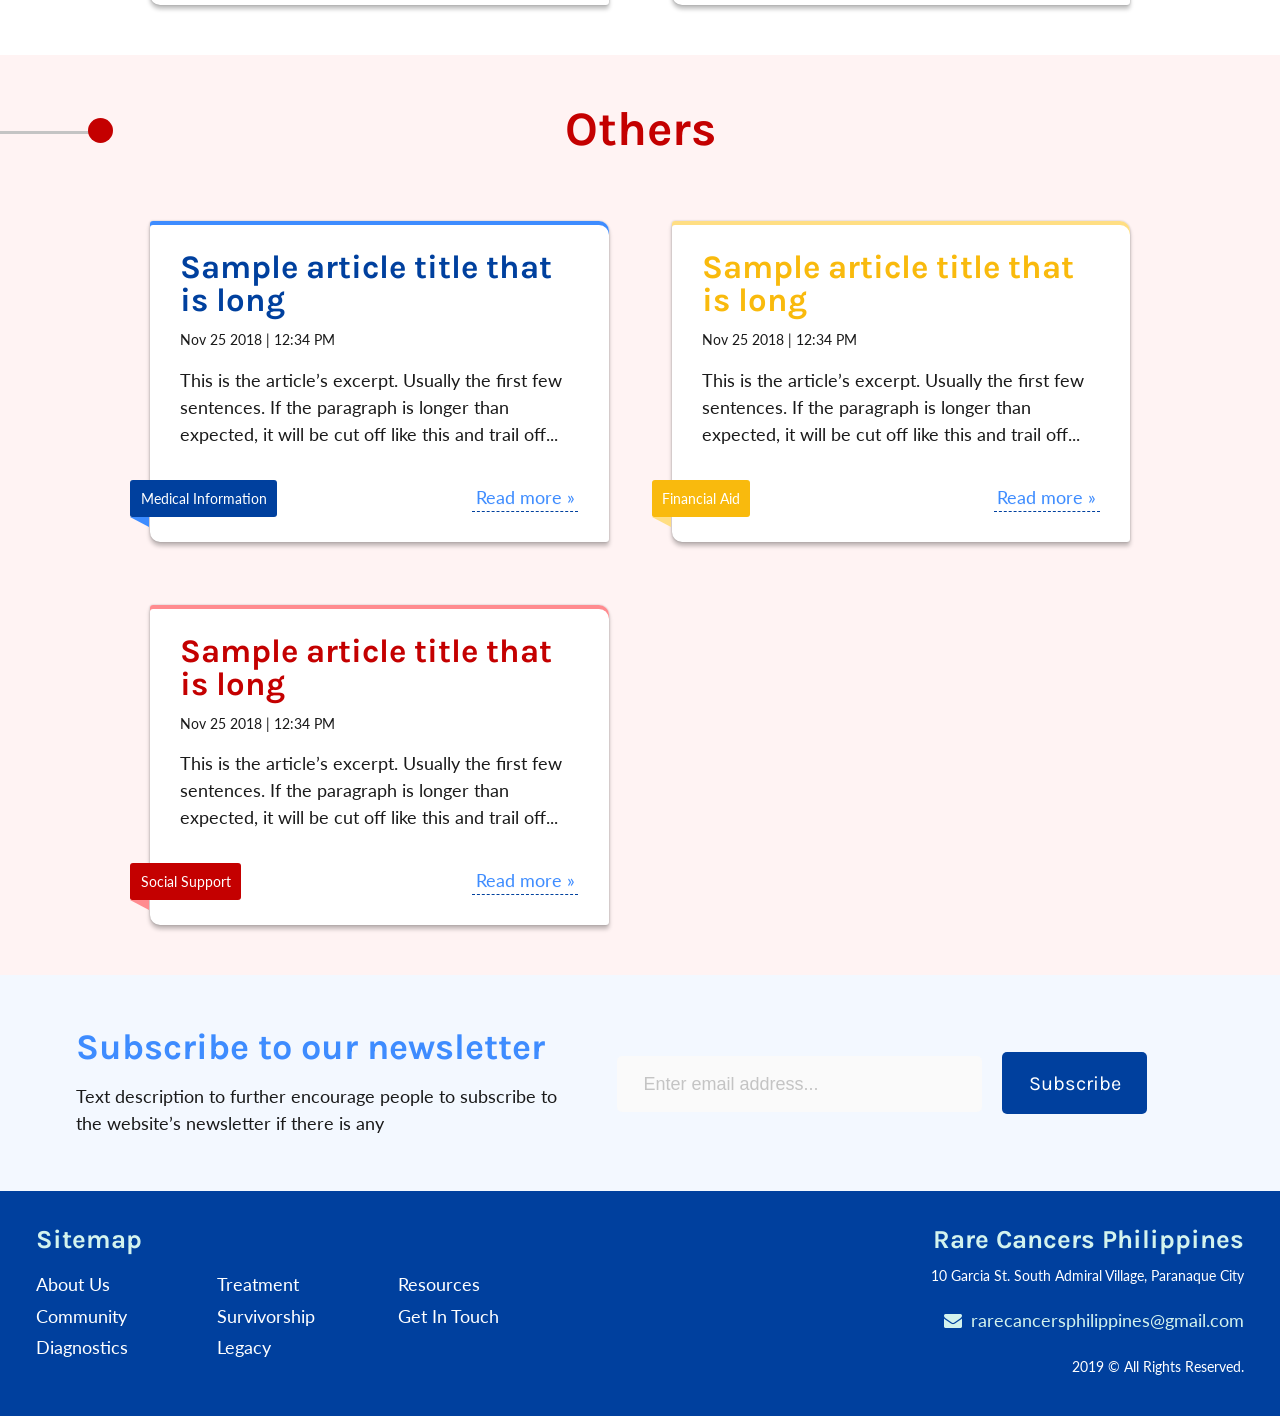
<file: diagnostics.html>
<!DOCTYPE html>
<html lang="en-US">
<head>
  <meta charset="utf-8">
  <meta http-equiv="x-ua-compatible" content="ie=edge">
  <meta name="viewport" content="width=device-width, initial-scale=1">

  <title>Resources on Diagnostics | Rare Cancers Philippines</title>

  <!-- Once we have more info on RCPH, will uncomment these -->
  <!-- <meta name="description" content=""> -->
  <!-- <link rel="canonical" href=""> -->

  <!-- Facebook meta tags -->
  <!-- <meta property="og:url" content=""> -->
  <!-- <meta property="og:description" content=""> -->
  <!-- <meta property="og:title" content=""> -->

  <!-- Twitter card meta tags -->
  <!-- <meta property="twitter:url" content=""> -->
  <!-- <meta property="twitter:card" content="summary"> -->
  <!-- <meta property="twitter:title" content=""> -->
  <!-- <meta property="twitter:description" content=""> -->

  <!-- CSS -->
  <!-- LightSlider -->
  <link rel="stylesheet" href="assets/lightslider/css/lightslider.css">

  <!-- FontAwesome -->
  <link rel="stylesheet" href="https://stackpath.bootstrapcdn.com/font-awesome/4.7.0/css/font-awesome.min.css">

  <!-- Custom Styles -->
  <link rel="stylesheet" type="text/css" href="styles.css">

  <!-- JavaScript -->
  <!-- jQuery -->
  <script src="https://cdnjs.cloudflare.com/ajax/libs/jquery/3.3.1/jquery.min.js"></script>

  <!-- LightSlider -->
  <script src="assets/lightslider/js/lightslider.js"></script>

  <!-- Custom JS -->
  <script src="main.js"></script>

</head>
<body>
  <header>
    <a class="brand" href="index.html"><img src="images/logo.png" alt=""></a>
    <label for="show-menu" class="show-menu"><span class="blue outlined button">MENU</span></label>
    <input type="checkbox" id="show-menu" role="button">
    <ul class="navigation">
      <li class="nav-item"><a href="about-us.html">About Us</a></li>
      <li class="active nav-item"><a href="resources.html">Resources</a></li>
      <li class="nav-item"><a href="contact.html">Get In Touch</a></li>
      <li class="nav-item"><a href="#" id="search">Search</a></li>
      <li id="search-container">
        <form action="search-results.html" id="search-form" class="search-field">
          <input type="text" name="search_keyword" id="search_keyword" placeholder="Search for something..."><a href="#" class="search-trigger"><i class="fa fa-search"></i></a>
        </form>
      </li>
    </ul>
  </header>

  <main class="resources" id="diagnostics">
    <!-- HERO BANNER -->
    <section class="hero-banner text-only">
      <div class="hero-text">
        <h1>Diagnostics</h1>
        <div class="hero-description">
          <p>A quick description on what community pertains to, maybe? Or something else entirely. I’m not sure. Made this based on my understanding of what was needed.</p>
          <p>Can have a second paragraph, too. It can also be a short one at that.</p>
        </div>
      </div>
    </section>

    <!-- STAGES -->
    <div class="stages">
      <section class="stage">
        <div class="stage-details">
          <h1 class="stage-name">Medical Information</h1>
        </div>
        <div class="article-cards">
          <div class="article-card medical-information">
            <div class="article-card-heading">
              <h3 class="article-title">Sample article title that is long</h3>
              <p class="article-meta">Nov 25 2018 | 12:34 PM</p>
            </div>
            <p class="article-excerpt">This is the article’s excerpt. Usually the first few sentences. If the paragraph is longer than expected, it will be cut off like this and trail off...</p>
            <a href="article.html" class="article-read-more">Read more &raquo;</a>
            <a href="#" class="article-card-category">Medical Information</a>
          </div>
          <div class="article-card financial-aid">
            <div class="article-card-heading">
              <h3 class="article-title">Sample article title that is long</h3>
              <p class="article-meta">Nov 25 2018 | 12:34 PM</p>
            </div>
            <p class="article-excerpt">This is the article’s excerpt. Usually the first few sentences. If the paragraph is longer than expected, it will be cut off like this and trail off...</p>
            <a href="article.html" class="article-read-more">Read more &raquo;</a>
            <a href="#" class="article-card-category">Financial Aid</a>
          </div>
          <div class="article-card social-support">
            <div class="article-card-heading">
              <h3 class="article-title">Sample article title that is long</h3>
              <p class="article-meta">Nov 25 2018 | 12:34 PM</p>
            </div>
            <p class="article-excerpt">This is the article’s excerpt. Usually the first few sentences. If the paragraph is longer than expected, it will be cut off like this and trail off...</p>
            <a href="article.html" class="article-read-more">Read more &raquo;</a>
            <a href="#" class="article-card-category">Social Support</a>
          </div>
          <div class="article-card others">
            <div class="article-card-heading">
              <h3 class="article-title">Sample article title that is long</h3>
              <p class="article-meta">Nov 25 2018 | 12:34 PM</p>
            </div>
            <p class="article-excerpt">This is the article’s excerpt. Usually the first few sentences. If the paragraph is longer than expected, it will be cut off like this and trail off...</p>
            <a href="article.html" class="article-read-more">Read more &raquo;</a>
            <a href="#" class="article-card-category">Others</a>
          </div>
        </div>
      </section>
      <section class="stage">
        <div class="stage-details">
          <h1 class="stage-name">Financial Aid</h1>
        </div>
        <div class="article-cards">
          <div class="article-card medical-information">
            <div class="article-card-heading">
              <h3 class="article-title">Sample article title that is long</h3>
              <p class="article-meta">Nov 25 2018 | 12:34 PM</p>
            </div>
            <p class="article-excerpt">This is the article’s excerpt. Usually the first few sentences. If the paragraph is longer than expected, it will be cut off like this and trail off...</p>
            <a href="article.html" class="article-read-more">Read more &raquo;</a>
            <a href="#" class="article-card-category">Medical Information</a>
          </div>
          <div class="article-card financial-aid">
            <div class="article-card-heading">
              <h3 class="article-title">Sample article title that is long</h3>
              <p class="article-meta">Nov 25 2018 | 12:34 PM</p>
            </div>
            <p class="article-excerpt">This is the article’s excerpt. Usually the first few sentences. If the paragraph is longer than expected, it will be cut off like this and trail off...</p>
            <a href="article.html" class="article-read-more">Read more &raquo;</a>
            <a href="#" class="article-card-category">Financial Aid</a>
          </div>
          <div class="article-card social-support">
            <div class="article-card-heading">
              <h3 class="article-title">Sample article title that is long</h3>
              <p class="article-meta">Nov 25 2018 | 12:34 PM</p>
            </div>
            <p class="article-excerpt">This is the article’s excerpt. Usually the first few sentences. If the paragraph is longer than expected, it will be cut off like this and trail off...</p>
            <a href="article.html" class="article-read-more">Read more &raquo;</a>
            <a href="#" class="article-card-category">Social Support</a>
          </div>
          <div class="article-card others">
            <div class="article-card-heading">
              <h3 class="article-title">Sample article title that is long</h3>
              <p class="article-meta">Nov 25 2018 | 12:34 PM</p>
            </div>
            <p class="article-excerpt">This is the article’s excerpt. Usually the first few sentences. If the paragraph is longer than expected, it will be cut off like this and trail off...</p>
            <a href="article.html" class="article-read-more">Read more &raquo;</a>
            <a href="#" class="article-card-category">Others</a>
          </div>
        </div>
      </section>
      <section class="stage">
        <div class="stage-details">
          <h1 class="stage-name">Social Support</h1>
        </div>
        <div class="article-cards">
          <div class="article-card medical-information">
            <div class="article-card-heading">
              <h3 class="article-title">Sample article title that is long</h3>
              <p class="article-meta">Nov 25 2018 | 12:34 PM</p>
            </div>
            <p class="article-excerpt">This is the article’s excerpt. Usually the first few sentences. If the paragraph is longer than expected, it will be cut off like this and trail off...</p>
            <a href="article.html" class="article-read-more">Read more &raquo;</a>
            <a href="#" class="article-card-category">Medical Information</a>
          </div>
          <div class="article-card financial-aid">
            <div class="article-card-heading">
              <h3 class="article-title">Sample article title that is long</h3>
              <p class="article-meta">Nov 25 2018 | 12:34 PM</p>
            </div>
            <p class="article-excerpt">This is the article’s excerpt. Usually the first few sentences. If the paragraph is longer than expected, it will be cut off like this and trail off...</p>
            <a href="article.html" class="article-read-more">Read more &raquo;</a>
            <a href="#" class="article-card-category">Financial Aid</a>
          </div>
          <div class="article-card social-support">
            <div class="article-card-heading">
              <h3 class="article-title">Sample article title that is long</h3>
              <p class="article-meta">Nov 25 2018 | 12:34 PM</p>
            </div>
            <p class="article-excerpt">This is the article’s excerpt. Usually the first few sentences. If the paragraph is longer than expected, it will be cut off like this and trail off...</p>
            <a href="article.html" class="article-read-more">Read more &raquo;</a>
            <a href="#" class="article-card-category">Social Support</a>
          </div>
          <div class="article-card others">
            <div class="article-card-heading">
              <h3 class="article-title">Sample article title that is long</h3>
              <p class="article-meta">Nov 25 2018 | 12:34 PM</p>
            </div>
            <p class="article-excerpt">This is the article’s excerpt. Usually the first few sentences. If the paragraph is longer than expected, it will be cut off like this and trail off...</p>
            <a href="article.html" class="article-read-more">Read more &raquo;</a>
            <a href="#" class="article-card-category">Others</a>
          </div>
        </div>
      </section>
      <section class="stage">
        <div class="stage-details">
          <h1 class="stage-name">Others</h1>
        </div>
        <div class="article-cards">
          <div class="article-card medical-information">
            <div class="article-card-heading">
              <h3 class="article-title">Sample article title that is long</h3>
              <p class="article-meta">Nov 25 2018 | 12:34 PM</p>
            </div>
            <p class="article-excerpt">This is the article’s excerpt. Usually the first few sentences. If the paragraph is longer than expected, it will be cut off like this and trail off...</p>
            <a href="article.html" class="article-read-more">Read more &raquo;</a>
            <a href="#" class="article-card-category">Medical Information</a>
          </div>
          <div class="article-card financial-aid">
            <div class="article-card-heading">
              <h3 class="article-title">Sample article title that is long</h3>
              <p class="article-meta">Nov 25 2018 | 12:34 PM</p>
            </div>
            <p class="article-excerpt">This is the article’s excerpt. Usually the first few sentences. If the paragraph is longer than expected, it will be cut off like this and trail off...</p>
            <a href="article.html" class="article-read-more">Read more &raquo;</a>
            <a href="#" class="article-card-category">Financial Aid</a>
          </div>
          <div class="article-card social-support">
            <div class="article-card-heading">
              <h3 class="article-title">Sample article title that is long</h3>
              <p class="article-meta">Nov 25 2018 | 12:34 PM</p>
            </div>
            <p class="article-excerpt">This is the article’s excerpt. Usually the first few sentences. If the paragraph is longer than expected, it will be cut off like this and trail off...</p>
            <a href="article.html" class="article-read-more">Read more &raquo;</a>
            <a href="#" class="article-card-category">Social Support</a>
          </div>
        </div>
      </section>
    </div>

    <!-- Newsletter CTA -->
    <section class="newsletter-signup">
      <div class="newsletter-info">
        <h2>Subscribe to our newsletter</h2>
        <div class="description">Text description to further encourage people to subscribe to the website’s newsletter if there is any</div>
      </div>
      <div class="subscribe-to-newsletter"><input type="email" placeholder="Enter email address..." name="newsletter_email"><a href="#" class="blue filled button">Subscribe</a></div>
    </section>

  </main>
  <!-- Footer -->
    <footer>
      <div class="sitemap">
        <h4>Sitemap</h4>
        <ul class="sitemap-links">
          <li class="link-item"><a class="link" href="about-us.html">About Us</a></li>
          <li class="link-item"><a class="link" href="community.html">Community</a></li>
          <li class="link-item"><a class="link" href="diagnostics.html">Diagnostics</a></li>
          <li class="link-item"><a class="link" href="treatment.html">Treatment</a></li>
          <li class="link-item"><a class="link" href="survivorship.html">Survivorship</a></li>
          <li class="link-item"><a class="link" href="legacy.html">Legacy</a></li>
          <li class="link-item"><a class="link" href="resources.html">Resources</a></li>
          <li class="link-item"><a class="link" href="contact.html">Get In Touch</a></li>
        </ul>
      </div>
      <div class="org-information">
        <h4 class="name">Rare Cancers Philippines</h4>
        <p class="address">10 Garcia St. South Admiral Village, Paranaque City</p>
        <div class="social-media-links">
          <!-- <a href="#" class="link"><i class="fa fa-facebook-square"></i> Facebook</a> -->
          <a href="mailto:rarecancersphilippines@gmail.com" class="link"><i class="fa fa-envelope"></i> rarecancersphilippines@gmail.com</a>
        </div>
        <div class="copyright">2019 &copy; All Rights Reserved.</div>
      </div>
    </footer>
</body>
</html>
</file>
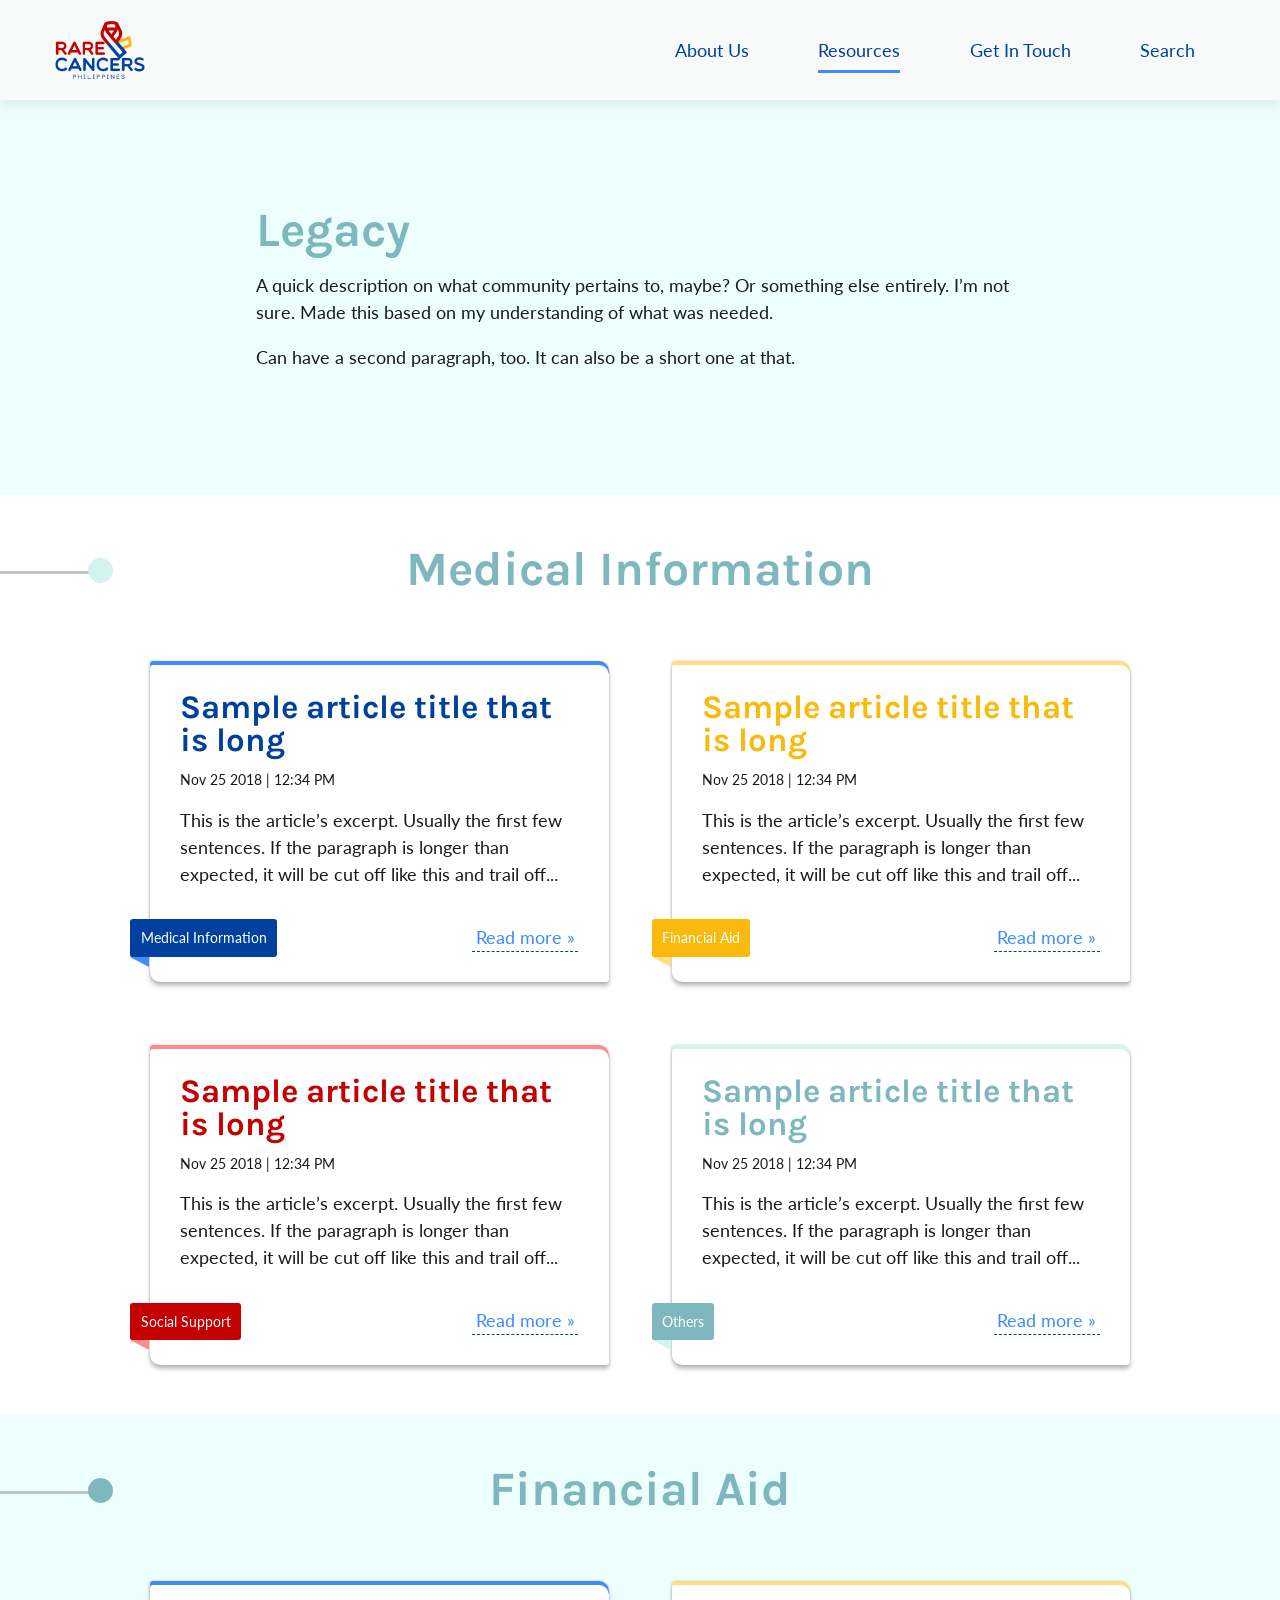
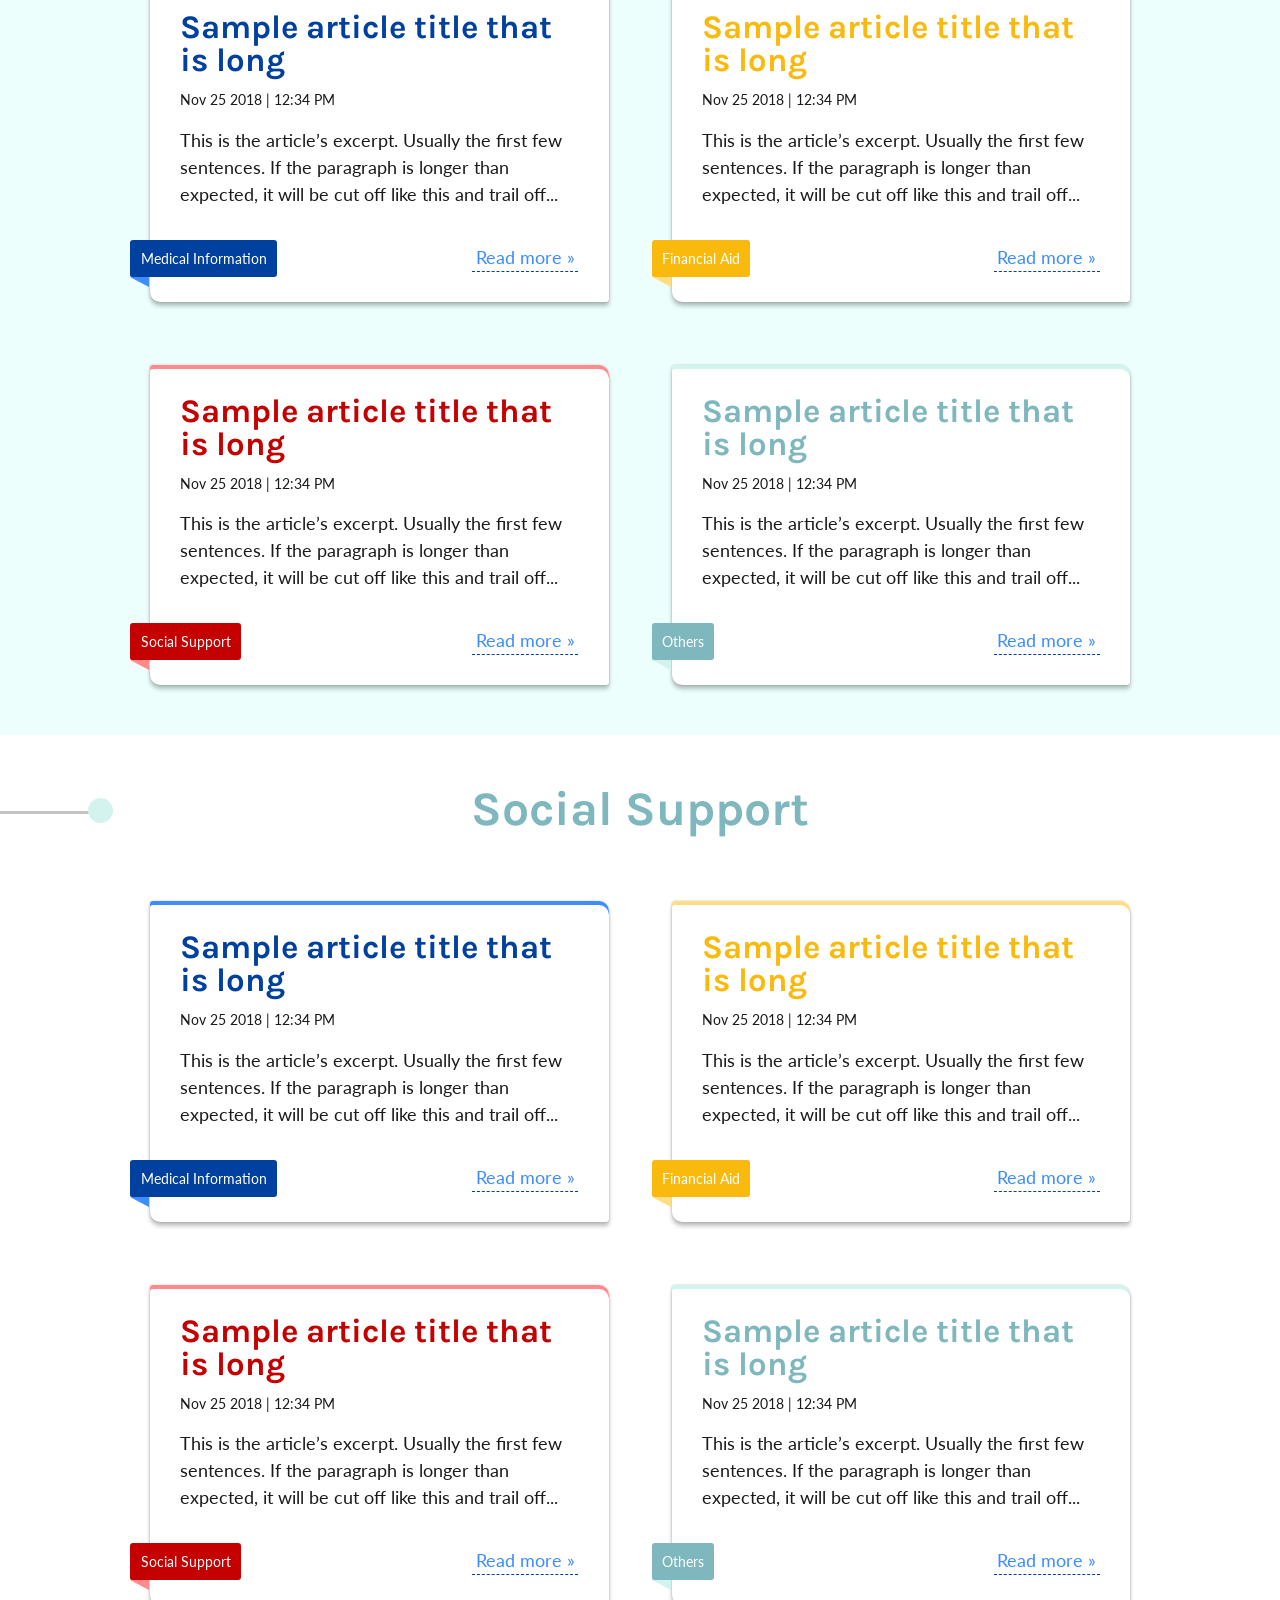
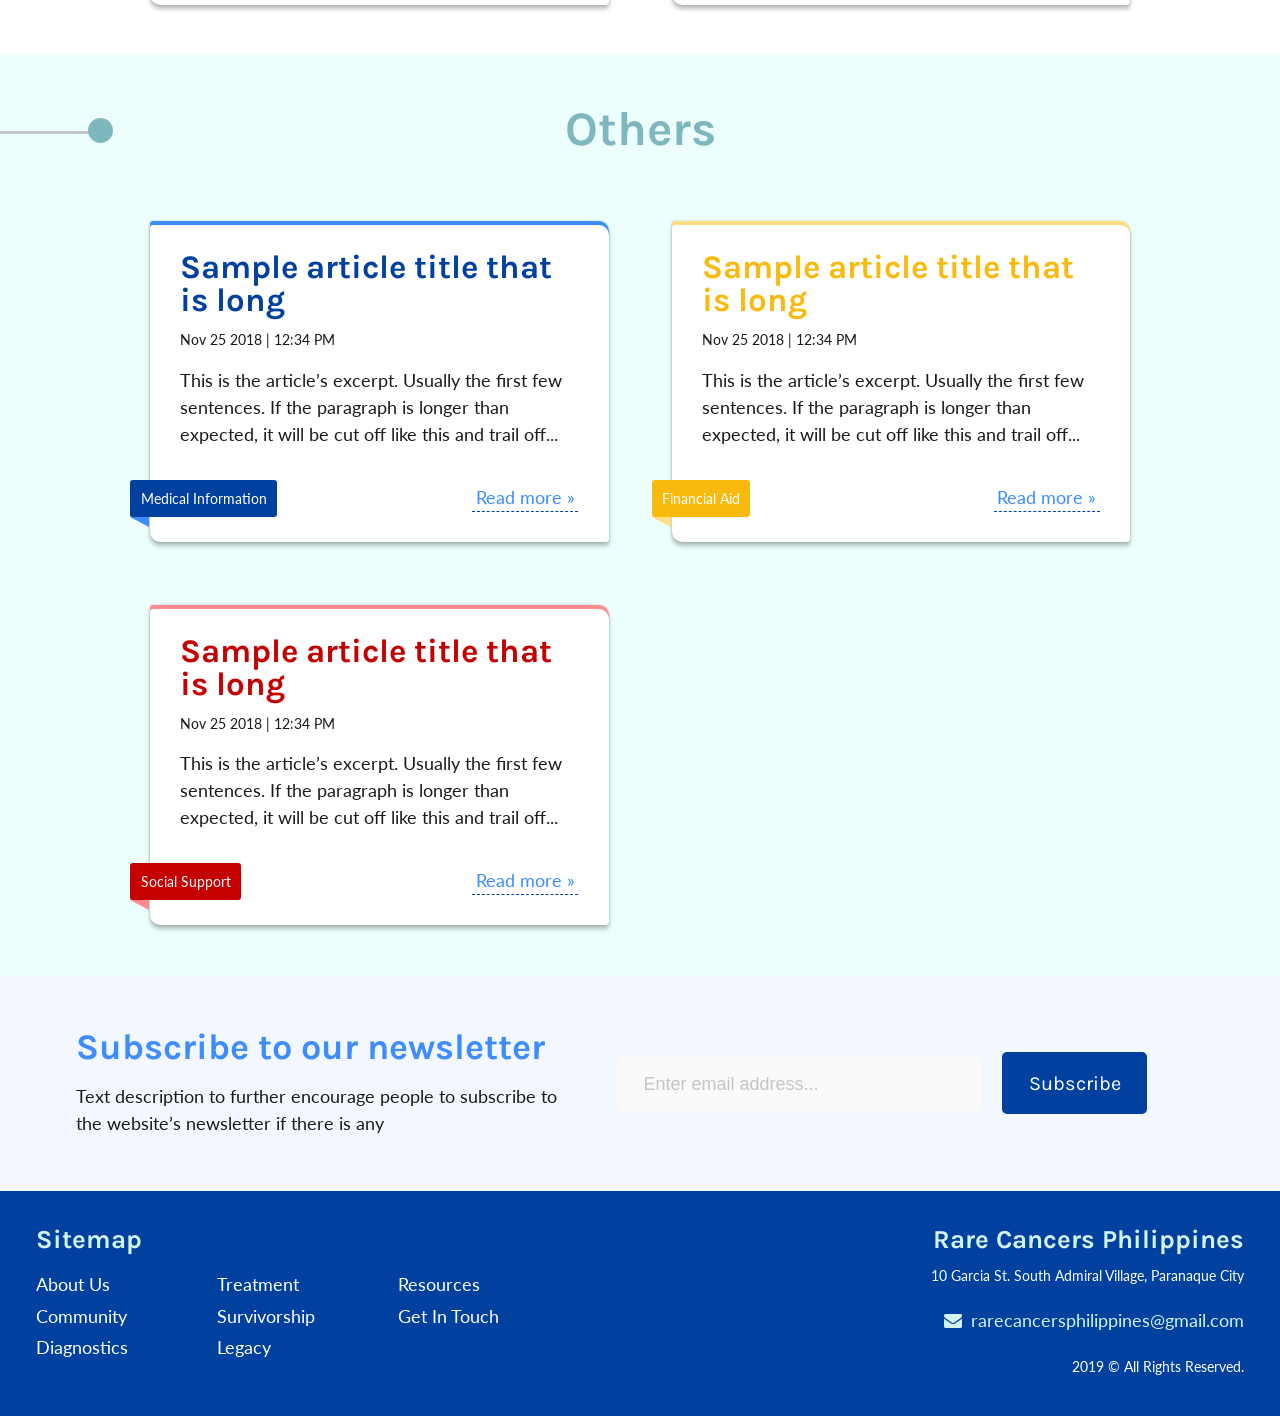
<file: legacy.html>
<!DOCTYPE html>
<html lang="en-US">
<head>
  <meta charset="utf-8">
  <meta http-equiv="x-ua-compatible" content="ie=edge">
  <meta name="viewport" content="width=device-width, initial-scale=1">

  <title>Resources on Legacy | Rare Cancers Philippines</title>

  <!-- Once we have more info on RCPH, will uncomment these -->
  <!-- <meta name="description" content=""> -->
  <!-- <link rel="canonical" href=""> -->

  <!-- Facebook meta tags -->
  <!-- <meta property="og:url" content=""> -->
  <!-- <meta property="og:description" content=""> -->
  <!-- <meta property="og:title" content=""> -->

  <!-- Twitter card meta tags -->
  <!-- <meta property="twitter:url" content=""> -->
  <!-- <meta property="twitter:card" content="summary"> -->
  <!-- <meta property="twitter:title" content=""> -->
  <!-- <meta property="twitter:description" content=""> -->

  <!-- CSS -->
  <!-- LightSlider -->
  <link rel="stylesheet" href="assets/lightslider/css/lightslider.css">

  <!-- FontAwesome -->
  <link rel="stylesheet" href="https://stackpath.bootstrapcdn.com/font-awesome/4.7.0/css/font-awesome.min.css">

  <!-- Custom Styles -->
  <link rel="stylesheet" type="text/css" href="styles.css">

  <!-- JavaScript -->
  <!-- jQuery -->
  <script src="https://cdnjs.cloudflare.com/ajax/libs/jquery/3.3.1/jquery.min.js"></script>

  <!-- LightSlider -->
  <script src="assets/lightslider/js/lightslider.js"></script>

  <!-- Custom JS -->
  <script src="main.js"></script>

</head>
<body>
  <header>
    <a class="brand" href="index.html"><img src="images/logo.png" alt=""></a>
    <label for="show-menu" class="show-menu"><span class="blue outlined button">MENU</span></label>
    <input type="checkbox" id="show-menu" role="button">
    <ul class="navigation">
      <li class="nav-item"><a href="about-us.html">About Us</a></li>
      <li class="active nav-item"><a href="resources.html">Resources</a></li>
      <li class="nav-item"><a href="contact.html">Get In Touch</a></li>
      <li class="nav-item"><a href="#" id="search">Search</a></li>
      <li id="search-container">
        <form action="search-results.html" id="search-form" class="search-field">
          <input type="text" name="search_keyword" id="search_keyword" placeholder="Search for something..."><a href="#" class="search-trigger"><i class="fa fa-search"></i></a>
        </form>
      </li>
    </ul>
  </header>

  <main class="resources" id="legacy">
    <!-- HERO BANNER -->
    <section class="hero-banner text-only">
      <div class="hero-text">
        <h1>Legacy</h1>
        <div class="hero-description">
          <p>A quick description on what community pertains to, maybe? Or something else entirely. I’m not sure. Made this based on my understanding of what was needed.</p>
          <p>Can have a second paragraph, too. It can also be a short one at that.</p>
        </div>
      </div>
    </section>

    <!-- STAGES -->
    <div class="stages">
      <section class="stage">
        <div class="stage-details">
          <h1 class="stage-name">Medical Information</h1>
        </div>
        <div class="article-cards">
          <div class="article-card medical-information">
            <div class="article-card-heading">
              <h3 class="article-title">Sample article title that is long</h3>
              <p class="article-meta">Nov 25 2018 | 12:34 PM</p>
            </div>
            <p class="article-excerpt">This is the article’s excerpt. Usually the first few sentences. If the paragraph is longer than expected, it will be cut off like this and trail off...</p>
            <a href="article.html" class="article-read-more">Read more &raquo;</a>
            <a href="#" class="article-card-category">Medical Information</a>
          </div>
          <div class="article-card financial-aid">
            <div class="article-card-heading">
              <h3 class="article-title">Sample article title that is long</h3>
              <p class="article-meta">Nov 25 2018 | 12:34 PM</p>
            </div>
            <p class="article-excerpt">This is the article’s excerpt. Usually the first few sentences. If the paragraph is longer than expected, it will be cut off like this and trail off...</p>
            <a href="article.html" class="article-read-more">Read more &raquo;</a>
            <a href="#" class="article-card-category">Financial Aid</a>
          </div>
          <div class="article-card social-support">
            <div class="article-card-heading">
              <h3 class="article-title">Sample article title that is long</h3>
              <p class="article-meta">Nov 25 2018 | 12:34 PM</p>
            </div>
            <p class="article-excerpt">This is the article’s excerpt. Usually the first few sentences. If the paragraph is longer than expected, it will be cut off like this and trail off...</p>
            <a href="article.html" class="article-read-more">Read more &raquo;</a>
            <a href="#" class="article-card-category">Social Support</a>
          </div>
          <div class="article-card others">
            <div class="article-card-heading">
              <h3 class="article-title">Sample article title that is long</h3>
              <p class="article-meta">Nov 25 2018 | 12:34 PM</p>
            </div>
            <p class="article-excerpt">This is the article’s excerpt. Usually the first few sentences. If the paragraph is longer than expected, it will be cut off like this and trail off...</p>
            <a href="article.html" class="article-read-more">Read more &raquo;</a>
            <a href="#" class="article-card-category">Others</a>
          </div>
        </div>
      </section>
      <section class="stage">
        <div class="stage-details">
          <h1 class="stage-name">Financial Aid</h1>
        </div>
        <div class="article-cards">
          <div class="article-card medical-information">
            <div class="article-card-heading">
              <h3 class="article-title">Sample article title that is long</h3>
              <p class="article-meta">Nov 25 2018 | 12:34 PM</p>
            </div>
            <p class="article-excerpt">This is the article’s excerpt. Usually the first few sentences. If the paragraph is longer than expected, it will be cut off like this and trail off...</p>
            <a href="article.html" class="article-read-more">Read more &raquo;</a>
            <a href="#" class="article-card-category">Medical Information</a>
          </div>
          <div class="article-card financial-aid">
            <div class="article-card-heading">
              <h3 class="article-title">Sample article title that is long</h3>
              <p class="article-meta">Nov 25 2018 | 12:34 PM</p>
            </div>
            <p class="article-excerpt">This is the article’s excerpt. Usually the first few sentences. If the paragraph is longer than expected, it will be cut off like this and trail off...</p>
            <a href="article.html" class="article-read-more">Read more &raquo;</a>
            <a href="#" class="article-card-category">Financial Aid</a>
          </div>
          <div class="article-card social-support">
            <div class="article-card-heading">
              <h3 class="article-title">Sample article title that is long</h3>
              <p class="article-meta">Nov 25 2018 | 12:34 PM</p>
            </div>
            <p class="article-excerpt">This is the article’s excerpt. Usually the first few sentences. If the paragraph is longer than expected, it will be cut off like this and trail off...</p>
            <a href="article.html" class="article-read-more">Read more &raquo;</a>
            <a href="#" class="article-card-category">Social Support</a>
          </div>
          <div class="article-card others">
            <div class="article-card-heading">
              <h3 class="article-title">Sample article title that is long</h3>
              <p class="article-meta">Nov 25 2018 | 12:34 PM</p>
            </div>
            <p class="article-excerpt">This is the article’s excerpt. Usually the first few sentences. If the paragraph is longer than expected, it will be cut off like this and trail off...</p>
            <a href="article.html" class="article-read-more">Read more &raquo;</a>
            <a href="#" class="article-card-category">Others</a>
          </div>
        </div>
      </section>
      <section class="stage">
        <div class="stage-details">
          <h1 class="stage-name">Social Support</h1>
        </div>
        <div class="article-cards">
          <div class="article-card medical-information">
            <div class="article-card-heading">
              <h3 class="article-title">Sample article title that is long</h3>
              <p class="article-meta">Nov 25 2018 | 12:34 PM</p>
            </div>
            <p class="article-excerpt">This is the article’s excerpt. Usually the first few sentences. If the paragraph is longer than expected, it will be cut off like this and trail off...</p>
            <a href="article.html" class="article-read-more">Read more &raquo;</a>
            <a href="#" class="article-card-category">Medical Information</a>
          </div>
          <div class="article-card financial-aid">
            <div class="article-card-heading">
              <h3 class="article-title">Sample article title that is long</h3>
              <p class="article-meta">Nov 25 2018 | 12:34 PM</p>
            </div>
            <p class="article-excerpt">This is the article’s excerpt. Usually the first few sentences. If the paragraph is longer than expected, it will be cut off like this and trail off...</p>
            <a href="article.html" class="article-read-more">Read more &raquo;</a>
            <a href="#" class="article-card-category">Financial Aid</a>
          </div>
          <div class="article-card social-support">
            <div class="article-card-heading">
              <h3 class="article-title">Sample article title that is long</h3>
              <p class="article-meta">Nov 25 2018 | 12:34 PM</p>
            </div>
            <p class="article-excerpt">This is the article’s excerpt. Usually the first few sentences. If the paragraph is longer than expected, it will be cut off like this and trail off...</p>
            <a href="article.html" class="article-read-more">Read more &raquo;</a>
            <a href="#" class="article-card-category">Social Support</a>
          </div>
          <div class="article-card others">
            <div class="article-card-heading">
              <h3 class="article-title">Sample article title that is long</h3>
              <p class="article-meta">Nov 25 2018 | 12:34 PM</p>
            </div>
            <p class="article-excerpt">This is the article’s excerpt. Usually the first few sentences. If the paragraph is longer than expected, it will be cut off like this and trail off...</p>
            <a href="article.html" class="article-read-more">Read more &raquo;</a>
            <a href="#" class="article-card-category">Others</a>
          </div>
        </div>
      </section>
      <section class="stage">
        <div class="stage-details">
          <h1 class="stage-name">Others</h1>
        </div>
        <div class="article-cards">
          <div class="article-card medical-information">
            <div class="article-card-heading">
              <h3 class="article-title">Sample article title that is long</h3>
              <p class="article-meta">Nov 25 2018 | 12:34 PM</p>
            </div>
            <p class="article-excerpt">This is the article’s excerpt. Usually the first few sentences. If the paragraph is longer than expected, it will be cut off like this and trail off...</p>
            <a href="article.html" class="article-read-more">Read more &raquo;</a>
            <a href="#" class="article-card-category">Medical Information</a>
          </div>
          <div class="article-card financial-aid">
            <div class="article-card-heading">
              <h3 class="article-title">Sample article title that is long</h3>
              <p class="article-meta">Nov 25 2018 | 12:34 PM</p>
            </div>
            <p class="article-excerpt">This is the article’s excerpt. Usually the first few sentences. If the paragraph is longer than expected, it will be cut off like this and trail off...</p>
            <a href="article.html" class="article-read-more">Read more &raquo;</a>
            <a href="#" class="article-card-category">Financial Aid</a>
          </div>
          <div class="article-card social-support">
            <div class="article-card-heading">
              <h3 class="article-title">Sample article title that is long</h3>
              <p class="article-meta">Nov 25 2018 | 12:34 PM</p>
            </div>
            <p class="article-excerpt">This is the article’s excerpt. Usually the first few sentences. If the paragraph is longer than expected, it will be cut off like this and trail off...</p>
            <a href="article.html" class="article-read-more">Read more &raquo;</a>
            <a href="#" class="article-card-category">Social Support</a>
          </div>
        </div>
      </section>
    </div>

    <!-- Newsletter CTA -->
    <section class="newsletter-signup">
      <div class="newsletter-info">
        <h2>Subscribe to our newsletter</h2>
        <div class="description">Text description to further encourage people to subscribe to the website’s newsletter if there is any</div>
      </div>
      <div class="subscribe-to-newsletter"><input type="email" placeholder="Enter email address..." name="newsletter_email"><a href="#" class="blue filled button">Subscribe</a></div>
    </section>

  </main>
  <!-- Footer -->
    <footer>
      <div class="sitemap">
        <h4>Sitemap</h4>
        <ul class="sitemap-links">
          <li class="link-item"><a class="link" href="about-us.html">About Us</a></li>
          <li class="link-item"><a class="link" href="community.html">Community</a></li>
          <li class="link-item"><a class="link" href="diagnostics.html">Diagnostics</a></li>
          <li class="link-item"><a class="link" href="treatment.html">Treatment</a></li>
          <li class="link-item"><a class="link" href="survivorship.html">Survivorship</a></li>
          <li class="link-item"><a class="link" href="legacy.html">Legacy</a></li>
          <li class="link-item"><a class="link" href="resources.html">Resources</a></li>
          <li class="link-item"><a class="link" href="contact.html">Get In Touch</a></li>
        </ul>
      </div>
      <div class="org-information">
        <h4 class="name">Rare Cancers Philippines</h4>
        <p class="address">10 Garcia St. South Admiral Village, Paranaque City</p>
        <div class="social-media-links">
          <!-- <a href="#" class="link"><i class="fa fa-facebook-square"></i> Facebook</a> -->
          <a href="mailto:rarecancersphilippines@gmail.com" class="link"><i class="fa fa-envelope"></i> rarecancersphilippines@gmail.com</a>
        </div>
        <div class="copyright">2019 &copy; All Rights Reserved.</div>
      </div>
    </footer>
</body>
</html>
</file>
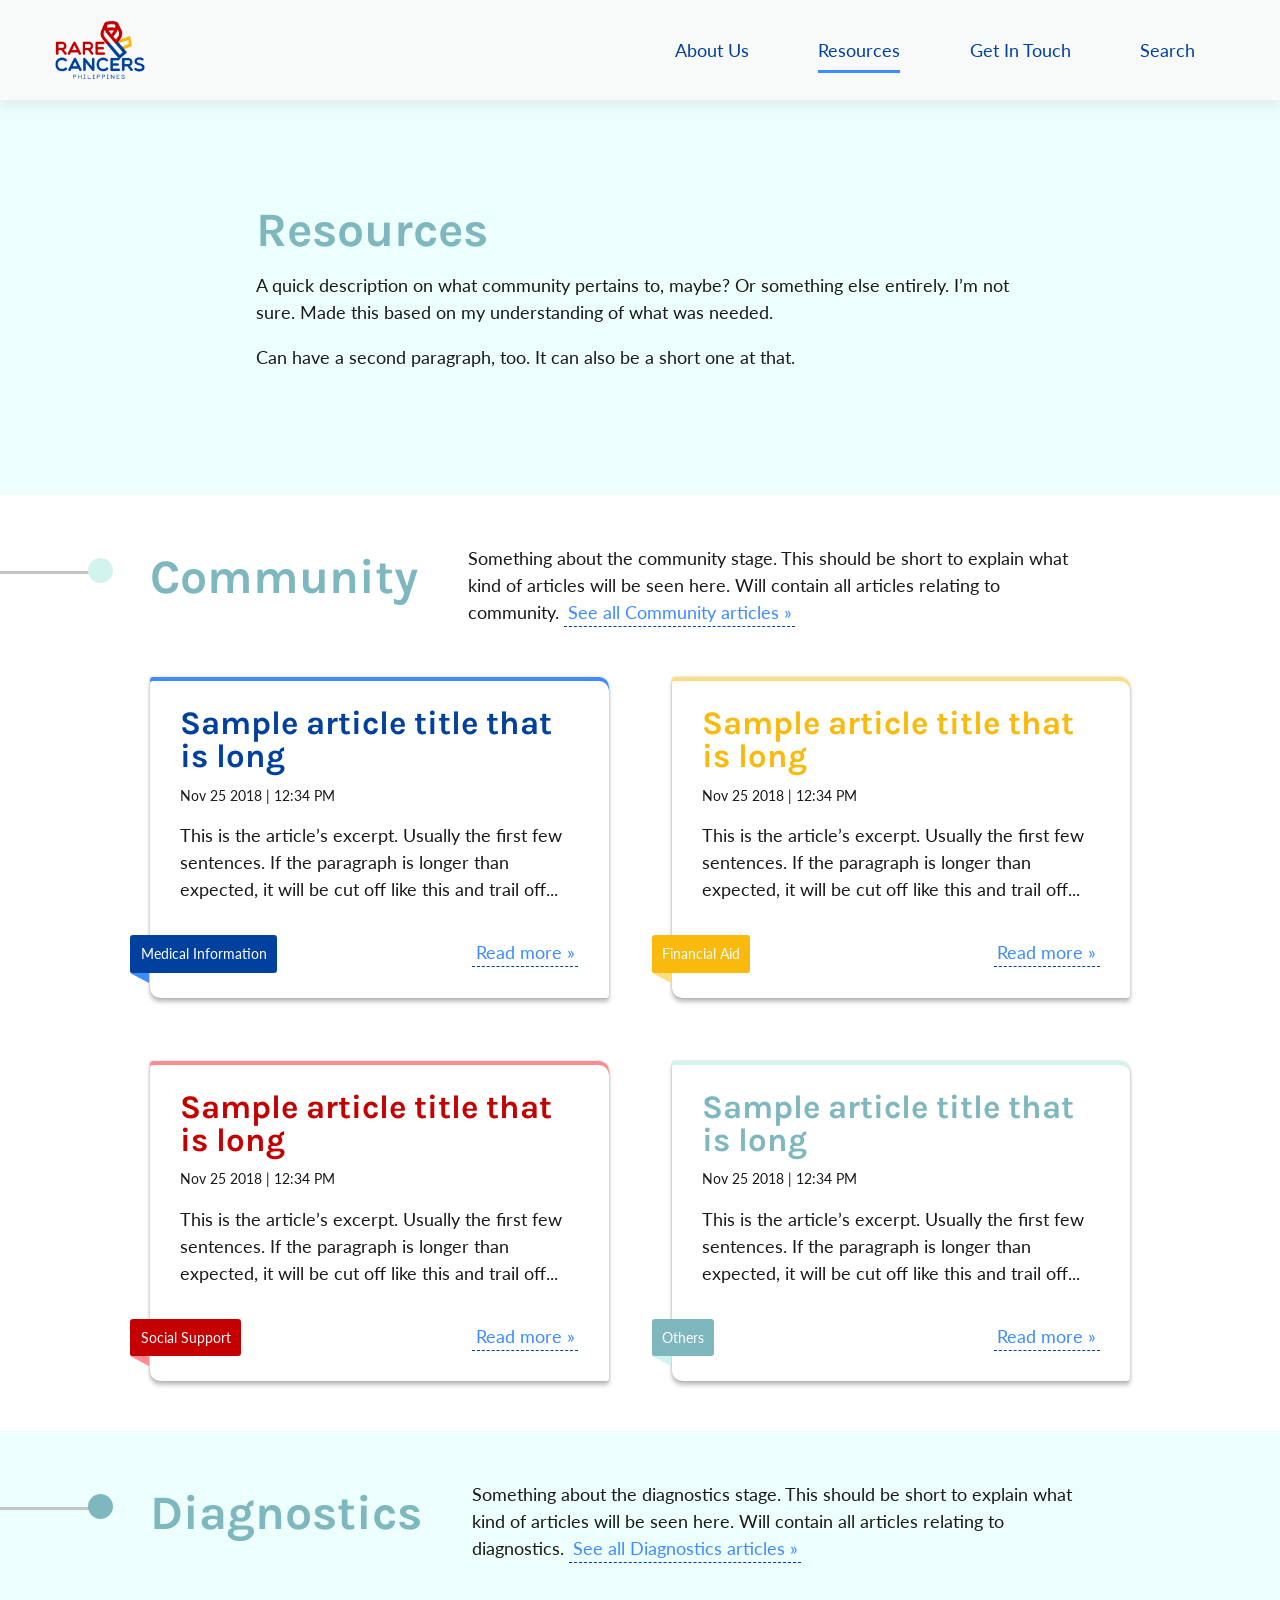
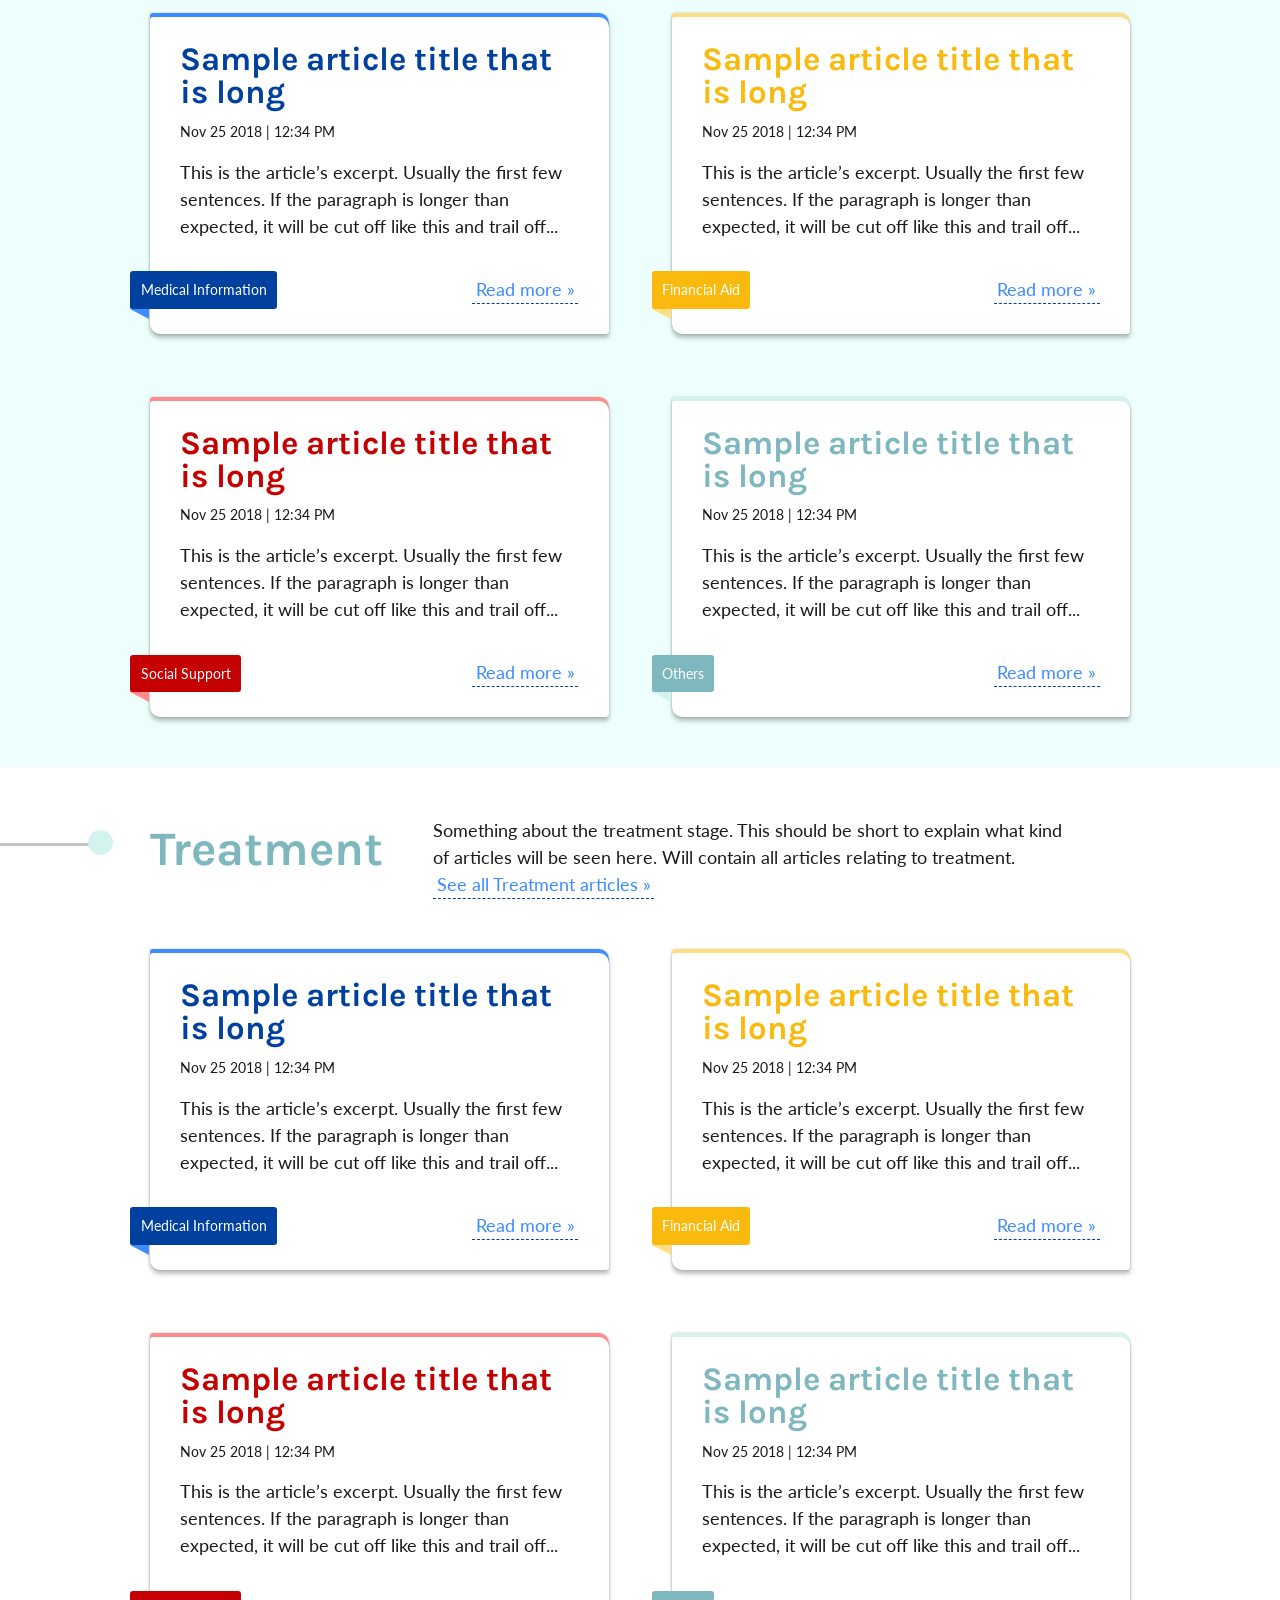
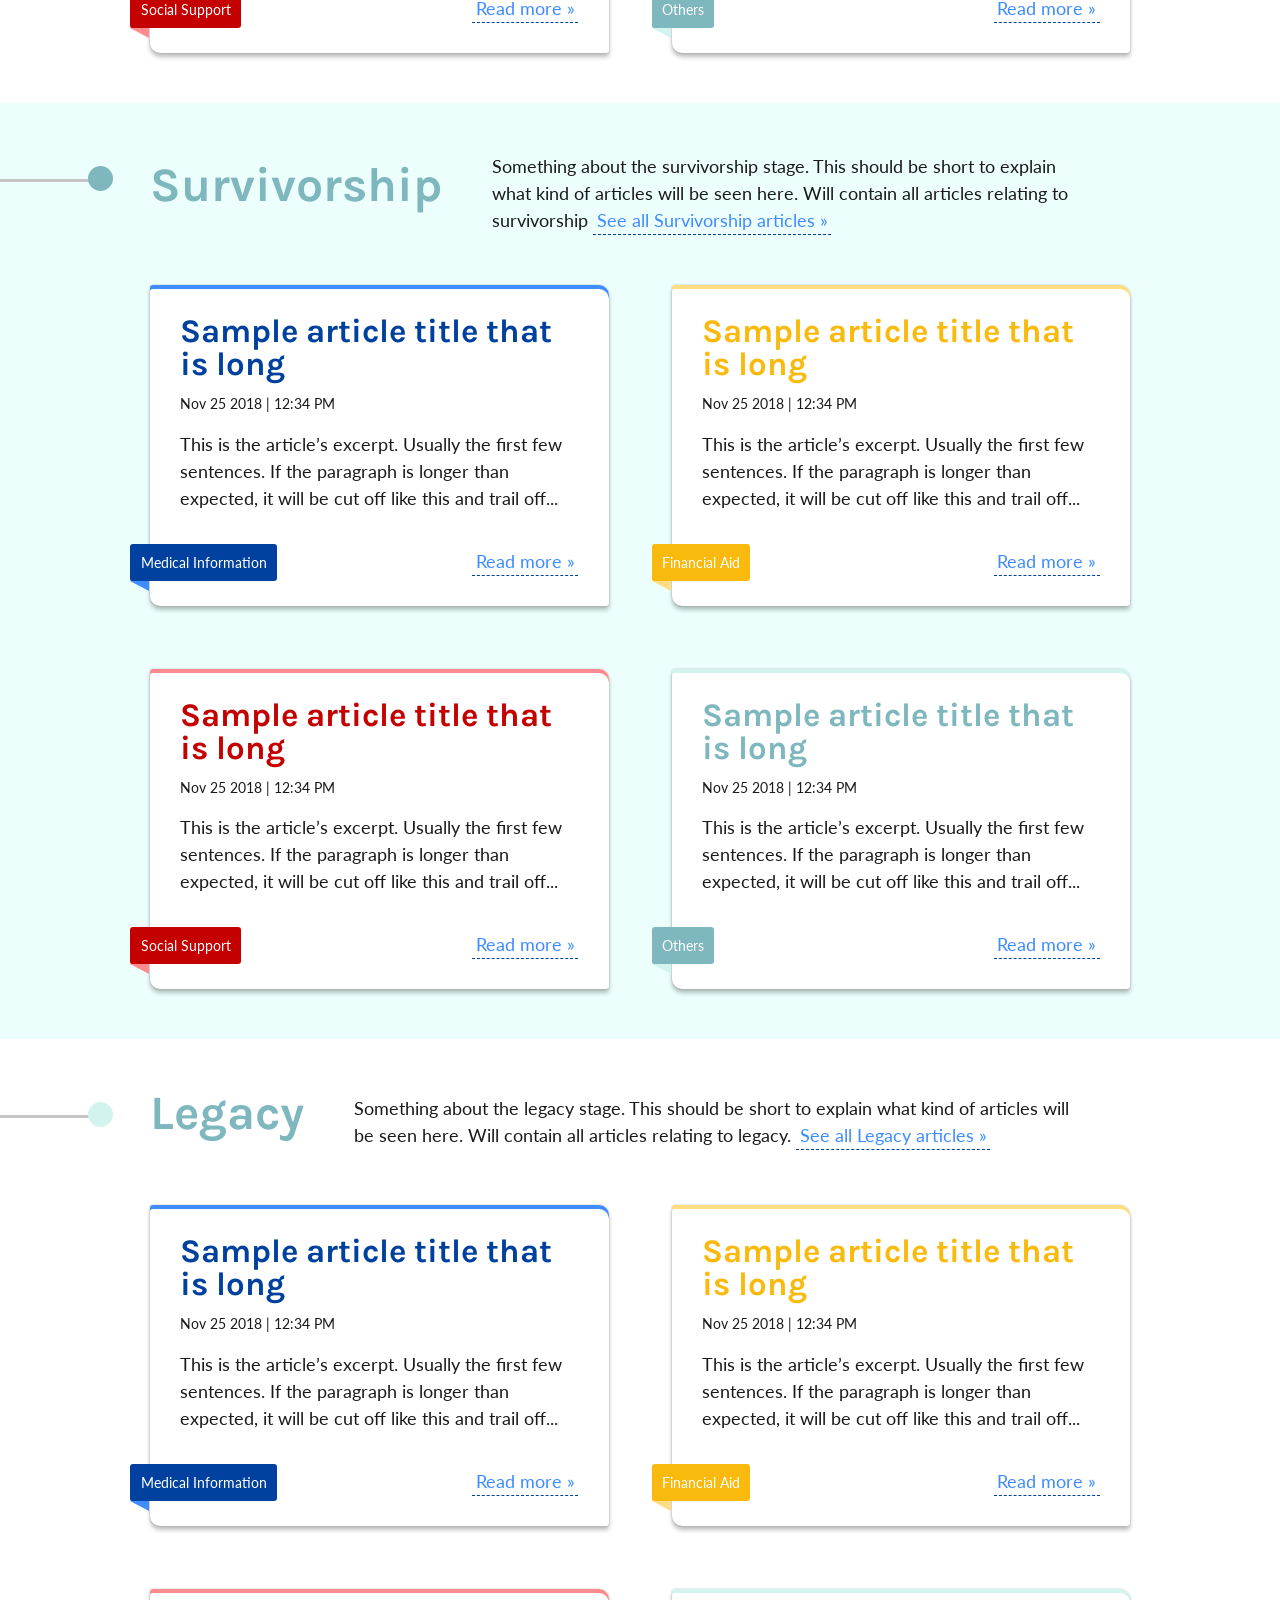
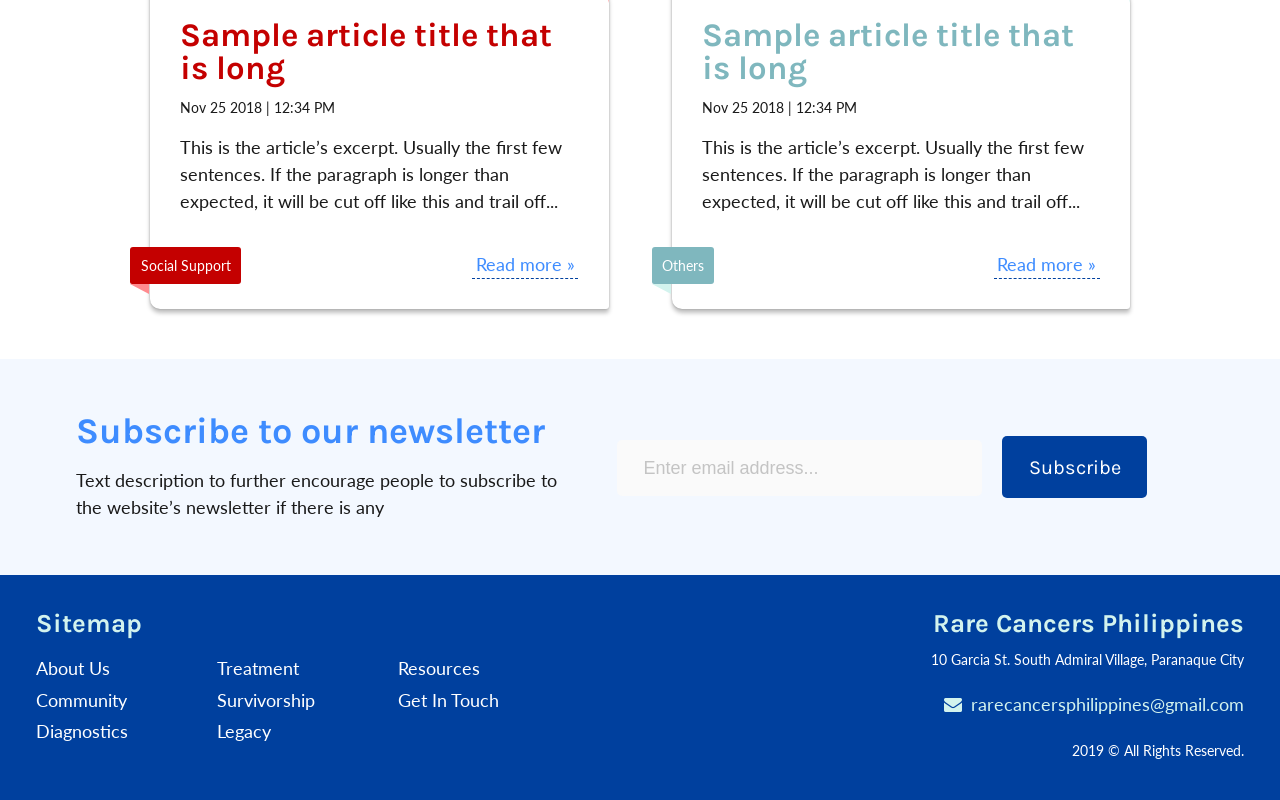
<file: resources.html>
<!DOCTYPE html>
<html lang="en-US">
<head>
  <meta charset="utf-8">
  <meta http-equiv="x-ua-compatible" content="ie=edge">
  <meta name="viewport" content="width=device-width, initial-scale=1">

  <title>Resources | Rare Cancers Philippines</title>

  <!-- Once we have more info on RCPH, will uncomment these -->
  <!-- <meta name="description" content=""> -->
  <!-- <link rel="canonical" href=""> -->

  <!-- Facebook meta tags -->
  <!-- <meta property="og:url" content=""> -->
  <!-- <meta property="og:description" content=""> -->
  <!-- <meta property="og:title" content=""> -->

  <!-- Twitter card meta tags -->
  <!-- <meta property="twitter:url" content=""> -->
  <!-- <meta property="twitter:card" content="summary"> -->
  <!-- <meta property="twitter:title" content=""> -->
  <!-- <meta property="twitter:description" content=""> -->

  <!-- CSS -->
  <!-- LightSlider -->
  <link rel="stylesheet" href="assets/lightslider/css/lightslider.css">

  <!-- FontAwesome -->
  <link rel="stylesheet" href="https://stackpath.bootstrapcdn.com/font-awesome/4.7.0/css/font-awesome.min.css">

  <!-- Custom Styles -->
  <link rel="stylesheet" type="text/css" href="styles.css">

  <!-- JavaScript -->
  <!-- jQuery -->
  <script src="https://cdnjs.cloudflare.com/ajax/libs/jquery/3.3.1/jquery.min.js"></script>

  <!-- LightSlider -->
  <script src="assets/lightslider/js/lightslider.js"></script>

  <!-- Custom JS -->
  <script src="main.js"></script>

</head>
<body>
  <header>
    <a class="brand" href="index.html"><img src="images/logo.png" alt=""></a>
    <label for="show-menu" class="show-menu"><span class="blue outlined button">MENU</span></label>
    <input type="checkbox" id="show-menu" role="button">
    <ul class="navigation">
      <li class="nav-item"><a href="about-us.html">About Us</a></li>
      <li class="active nav-item"><a href="resources.html">Resources</a></li>
      <li class="nav-item"><a href="contact.html">Get In Touch</a></li>
      <li class="nav-item"><a href="#" id="search">Search</a></li>
      <li id="search-container">
        <form action="search-results.html" id="search-form" class="search-field">
          <input type="text" name="search_keyword" id="search_keyword" placeholder="Search for something..."><a href="#" class="search-trigger"><i class="fa fa-search"></i></a>
        </form>
      </li>
    </ul>
  </header>

  <main class="resources" id="main-resources">
    <!-- HERO BANNER -->
    <section class="hero-banner text-only">
      <div class="hero-text">
        <h1>Resources</h1>
        <div class="hero-description">
          <p>A quick description on what community pertains to, maybe? Or something else entirely. I’m not sure. Made this based on my understanding of what was needed.</p>
          <p>Can have a second paragraph, too. It can also be a short one at that.</p>
        </div>
      </div>
    </section>

    <!-- STAGES -->
    <div class="stages">
      <section class="stage">
        <div class="stage-details">
          <h1 class="stage-name">Community</h1>
          <p class="stage-description">Something about the community stage. This should be short to explain what kind of articles will be seen here. Will contain all articles relating to community. <a href="community.html">See all Community articles &raquo;</a></p>
        </div>
        <div class="article-cards">
          <div class="article-card medical-information">
            <div class="article-card-heading">
              <h3 class="article-title">Sample article title that is long</h3>
              <p class="article-meta">Nov 25 2018 | 12:34 PM</p>
            </div>
            <p class="article-excerpt">This is the article’s excerpt. Usually the first few sentences. If the paragraph is longer than expected, it will be cut off like this and trail off...</p>
            <a href="article.html" class="article-read-more">Read more &raquo;</a>
            <a href="#" class="article-card-category">Medical Information</a>
          </div>
          <div class="article-card financial-aid">
            <div class="article-card-heading">
              <h3 class="article-title">Sample article title that is long</h3>
              <p class="article-meta">Nov 25 2018 | 12:34 PM</p>
            </div>
            <p class="article-excerpt">This is the article’s excerpt. Usually the first few sentences. If the paragraph is longer than expected, it will be cut off like this and trail off...</p>
            <a href="article.html" class="article-read-more">Read more &raquo;</a>
            <a href="#" class="article-card-category">Financial Aid</a>
          </div>
          <div class="article-card social-support">
            <div class="article-card-heading">
              <h3 class="article-title">Sample article title that is long</h3>
              <p class="article-meta">Nov 25 2018 | 12:34 PM</p>
            </div>
            <p class="article-excerpt">This is the article’s excerpt. Usually the first few sentences. If the paragraph is longer than expected, it will be cut off like this and trail off...</p>
            <a href="article.html" class="article-read-more">Read more &raquo;</a>
            <a href="#" class="article-card-category">Social Support</a>
          </div>
          <div class="article-card others">
            <div class="article-card-heading">
              <h3 class="article-title">Sample article title that is long</h3>
              <p class="article-meta">Nov 25 2018 | 12:34 PM</p>
            </div>
            <p class="article-excerpt">This is the article’s excerpt. Usually the first few sentences. If the paragraph is longer than expected, it will be cut off like this and trail off...</p>
            <a href="article.html" class="article-read-more">Read more &raquo;</a>
            <a href="#" class="article-card-category">Others</a>
          </div>
        </div>
      </section>
      <section class="stage">
        <div class="stage-details">
          <h1 class="stage-name">Diagnostics</h1>
          <p class="stage-description">Something about the diagnostics stage. This should be short to explain what kind of articles will be seen here. Will contain all articles relating to diagnostics. <a href="diagnostics.html">See all Diagnostics articles &raquo;</a></p>
        </div>
        <div class="article-cards">
          <div class="article-card medical-information">
            <div class="article-card-heading">
              <h3 class="article-title">Sample article title that is long</h3>
              <p class="article-meta">Nov 25 2018 | 12:34 PM</p>
            </div>
            <p class="article-excerpt">This is the article’s excerpt. Usually the first few sentences. If the paragraph is longer than expected, it will be cut off like this and trail off...</p>
            <a href="article.html" class="article-read-more">Read more &raquo;</a>
            <a href="#" class="article-card-category">Medical Information</a>
          </div>
          <div class="article-card financial-aid">
            <div class="article-card-heading">
              <h3 class="article-title">Sample article title that is long</h3>
              <p class="article-meta">Nov 25 2018 | 12:34 PM</p>
            </div>
            <p class="article-excerpt">This is the article’s excerpt. Usually the first few sentences. If the paragraph is longer than expected, it will be cut off like this and trail off...</p>
            <a href="article.html" class="article-read-more">Read more &raquo;</a>
            <a href="#" class="article-card-category">Financial Aid</a>
          </div>
          <div class="article-card social-support">
            <div class="article-card-heading">
              <h3 class="article-title">Sample article title that is long</h3>
              <p class="article-meta">Nov 25 2018 | 12:34 PM</p>
            </div>
            <p class="article-excerpt">This is the article’s excerpt. Usually the first few sentences. If the paragraph is longer than expected, it will be cut off like this and trail off...</p>
            <a href="article.html" class="article-read-more">Read more &raquo;</a>
            <a href="#" class="article-card-category">Social Support</a>
          </div>
          <div class="article-card others">
            <div class="article-card-heading">
              <h3 class="article-title">Sample article title that is long</h3>
              <p class="article-meta">Nov 25 2018 | 12:34 PM</p>
            </div>
            <p class="article-excerpt">This is the article’s excerpt. Usually the first few sentences. If the paragraph is longer than expected, it will be cut off like this and trail off...</p>
            <a href="article.html" class="article-read-more">Read more &raquo;</a>
            <a href="#" class="article-card-category">Others</a>
          </div>
        </div>
      </section>
      <section class="stage">
        <div class="stage-details">
          <h1 class="stage-name">Treatment</h1>
          <p class="stage-description">Something about the treatment stage. This should be short to explain what kind of articles will be seen here. Will contain all articles relating to treatment. <a href="treatment.html">See all Treatment articles &raquo;</a></p>
        </div>
        <div class="article-cards">
          <div class="article-card medical-information">
            <div class="article-card-heading">
              <h3 class="article-title">Sample article title that is long</h3>
              <p class="article-meta">Nov 25 2018 | 12:34 PM</p>
            </div>
            <p class="article-excerpt">This is the article’s excerpt. Usually the first few sentences. If the paragraph is longer than expected, it will be cut off like this and trail off...</p>
            <a href="article.html" class="article-read-more">Read more &raquo;</a>
            <a href="#" class="article-card-category">Medical Information</a>
          </div>
          <div class="article-card financial-aid">
            <div class="article-card-heading">
              <h3 class="article-title">Sample article title that is long</h3>
              <p class="article-meta">Nov 25 2018 | 12:34 PM</p>
            </div>
            <p class="article-excerpt">This is the article’s excerpt. Usually the first few sentences. If the paragraph is longer than expected, it will be cut off like this and trail off...</p>
            <a href="article.html" class="article-read-more">Read more &raquo;</a>
            <a href="#" class="article-card-category">Financial Aid</a>
          </div>
          <div class="article-card social-support">
            <div class="article-card-heading">
              <h3 class="article-title">Sample article title that is long</h3>
              <p class="article-meta">Nov 25 2018 | 12:34 PM</p>
            </div>
            <p class="article-excerpt">This is the article’s excerpt. Usually the first few sentences. If the paragraph is longer than expected, it will be cut off like this and trail off...</p>
            <a href="article.html" class="article-read-more">Read more &raquo;</a>
            <a href="#" class="article-card-category">Social Support</a>
          </div>
          <div class="article-card others">
            <div class="article-card-heading">
              <h3 class="article-title">Sample article title that is long</h3>
              <p class="article-meta">Nov 25 2018 | 12:34 PM</p>
            </div>
            <p class="article-excerpt">This is the article’s excerpt. Usually the first few sentences. If the paragraph is longer than expected, it will be cut off like this and trail off...</p>
            <a href="article.html" class="article-read-more">Read more &raquo;</a>
            <a href="#" class="article-card-category">Others</a>
          </div>
        </div>
      </section>
      <section class="stage">
        <div class="stage-details">
          <h1 class="stage-name">Survivorship</h1>
          <p class="stage-description">Something about the survivorship stage. This should be short to explain what kind of articles will be seen here. Will contain all articles relating to survivorship <a href="survivorship.html">See all Survivorship articles &raquo;</a></p>
        </div>
        <div class="article-cards">
          <div class="article-card medical-information">
            <div class="article-card-heading">
              <h3 class="article-title">Sample article title that is long</h3>
              <p class="article-meta">Nov 25 2018 | 12:34 PM</p>
            </div>
            <p class="article-excerpt">This is the article’s excerpt. Usually the first few sentences. If the paragraph is longer than expected, it will be cut off like this and trail off...</p>
            <a href="article.html" class="article-read-more">Read more &raquo;</a>
            <a href="#" class="article-card-category">Medical Information</a>
          </div>
          <div class="article-card financial-aid">
            <div class="article-card-heading">
              <h3 class="article-title">Sample article title that is long</h3>
              <p class="article-meta">Nov 25 2018 | 12:34 PM</p>
            </div>
            <p class="article-excerpt">This is the article’s excerpt. Usually the first few sentences. If the paragraph is longer than expected, it will be cut off like this and trail off...</p>
            <a href="article.html" class="article-read-more">Read more &raquo;</a>
            <a href="#" class="article-card-category">Financial Aid</a>
          </div>
          <div class="article-card social-support">
            <div class="article-card-heading">
              <h3 class="article-title">Sample article title that is long</h3>
              <p class="article-meta">Nov 25 2018 | 12:34 PM</p>
            </div>
            <p class="article-excerpt">This is the article’s excerpt. Usually the first few sentences. If the paragraph is longer than expected, it will be cut off like this and trail off...</p>
            <a href="article.html" class="article-read-more">Read more &raquo;</a>
            <a href="#" class="article-card-category">Social Support</a>
          </div>
          <div class="article-card others">
            <div class="article-card-heading">
              <h3 class="article-title">Sample article title that is long</h3>
              <p class="article-meta">Nov 25 2018 | 12:34 PM</p>
            </div>
            <p class="article-excerpt">This is the article’s excerpt. Usually the first few sentences. If the paragraph is longer than expected, it will be cut off like this and trail off...</p>
            <a href="article.html" class="article-read-more">Read more &raquo;</a>
            <a href="#" class="article-card-category">Others</a>
          </div>
        </div>
      </section>
      <section class="stage">
        <div class="stage-details">
          <h1 class="stage-name">Legacy</h1>
          <p class="stage-description">Something about the legacy stage. This should be short to explain what kind of articles will be seen here. Will contain all articles relating to legacy. <a href="legacy.html">See all Legacy articles &raquo;</a></p>
        </div>
        <div class="article-cards">
          <div class="article-card medical-information">
            <div class="article-card-heading">
              <h3 class="article-title">Sample article title that is long</h3>
              <p class="article-meta">Nov 25 2018 | 12:34 PM</p>
            </div>
            <p class="article-excerpt">This is the article’s excerpt. Usually the first few sentences. If the paragraph is longer than expected, it will be cut off like this and trail off...</p>
            <a href="article.html" class="article-read-more">Read more &raquo;</a>
            <a href="#" class="article-card-category">Medical Information</a>
          </div>
          <div class="article-card financial-aid">
            <div class="article-card-heading">
              <h3 class="article-title">Sample article title that is long</h3>
              <p class="article-meta">Nov 25 2018 | 12:34 PM</p>
            </div>
            <p class="article-excerpt">This is the article’s excerpt. Usually the first few sentences. If the paragraph is longer than expected, it will be cut off like this and trail off...</p>
            <a href="article.html" class="article-read-more">Read more &raquo;</a>
            <a href="#" class="article-card-category">Financial Aid</a>
          </div>
          <div class="article-card social-support">
            <div class="article-card-heading">
              <h3 class="article-title">Sample article title that is long</h3>
              <p class="article-meta">Nov 25 2018 | 12:34 PM</p>
            </div>
            <p class="article-excerpt">This is the article’s excerpt. Usually the first few sentences. If the paragraph is longer than expected, it will be cut off like this and trail off...</p>
            <a href="article.html" class="article-read-more">Read more &raquo;</a>
            <a href="#" class="article-card-category">Social Support</a>
          </div>
          <div class="article-card others">
            <div class="article-card-heading">
              <h3 class="article-title">Sample article title that is long</h3>
              <p class="article-meta">Nov 25 2018 | 12:34 PM</p>
            </div>
            <p class="article-excerpt">This is the article’s excerpt. Usually the first few sentences. If the paragraph is longer than expected, it will be cut off like this and trail off...</p>
            <a href="article.html" class="article-read-more">Read more &raquo;</a>
            <a href="#" class="article-card-category">Others</a>
          </div>
        </div>
      </section>
    </div>

    <!-- Newsletter CTA -->
    <section class="newsletter-signup">
      <div class="newsletter-info">
        <h2>Subscribe to our newsletter</h2>
        <div class="description">Text description to further encourage people to subscribe to the website’s newsletter if there is any</div>
      </div>
      <div class="subscribe-to-newsletter"><input type="email" placeholder="Enter email address..." name="newsletter_email"><a href="#" class="blue filled button">Subscribe</a></div>
    </section>

  </main>
  <!-- Footer -->
    <footer>
      <div class="sitemap">
        <h4>Sitemap</h4>
        <ul class="sitemap-links">
          <li class="link-item"><a class="link" href="about-us.html">About Us</a></li>
          <li class="link-item"><a class="link" href="community.html">Community</a></li>
          <li class="link-item"><a class="link" href="diagnostics.html">Diagnostics</a></li>
          <li class="link-item"><a class="link" href="treatment.html">Treatment</a></li>
          <li class="link-item"><a class="link" href="survivorship.html">Survivorship</a></li>
          <li class="link-item"><a class="link" href="legacy.html">Legacy</a></li>
          <li class="link-item"><a class="link" href="resources.html">Resources</a></li>
          <li class="link-item"><a class="link" href="contact.html">Get In Touch</a></li>
        </ul>
      </div>
      <div class="org-information">
        <h4 class="name">Rare Cancers Philippines</h4>
        <p class="address">10 Garcia St. South Admiral Village, Paranaque City</p>
        <div class="social-media-links">
          <!-- <a href="#" class="link"><i class="fa fa-facebook-square"></i> Facebook</a> -->
          <a href="mailto:rarecancersphilippines@gmail.com" class="link"><i class="fa fa-envelope"></i> rarecancersphilippines@gmail.com</a>
        </div>
        <div class="copyright">2019 &copy; All Rights Reserved.</div>
      </div>
    </footer>
</body>
</html>
</file>
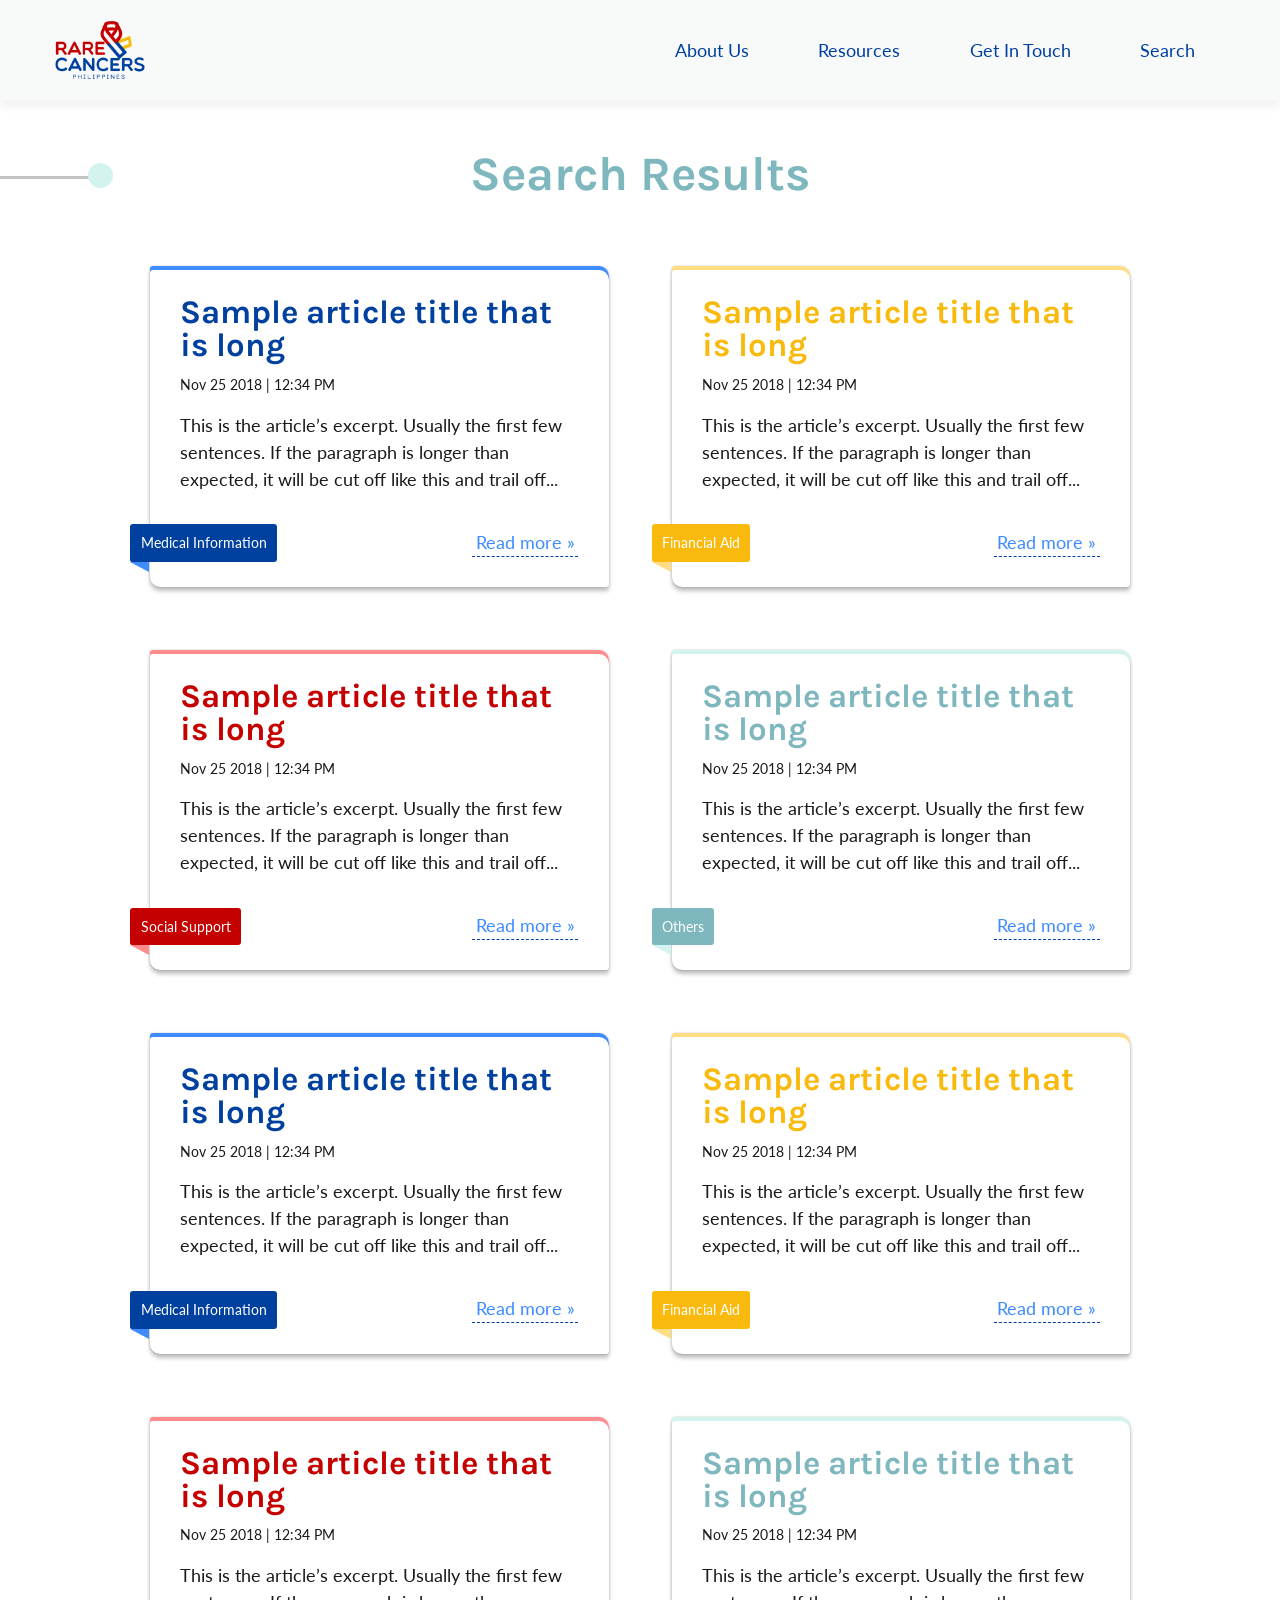
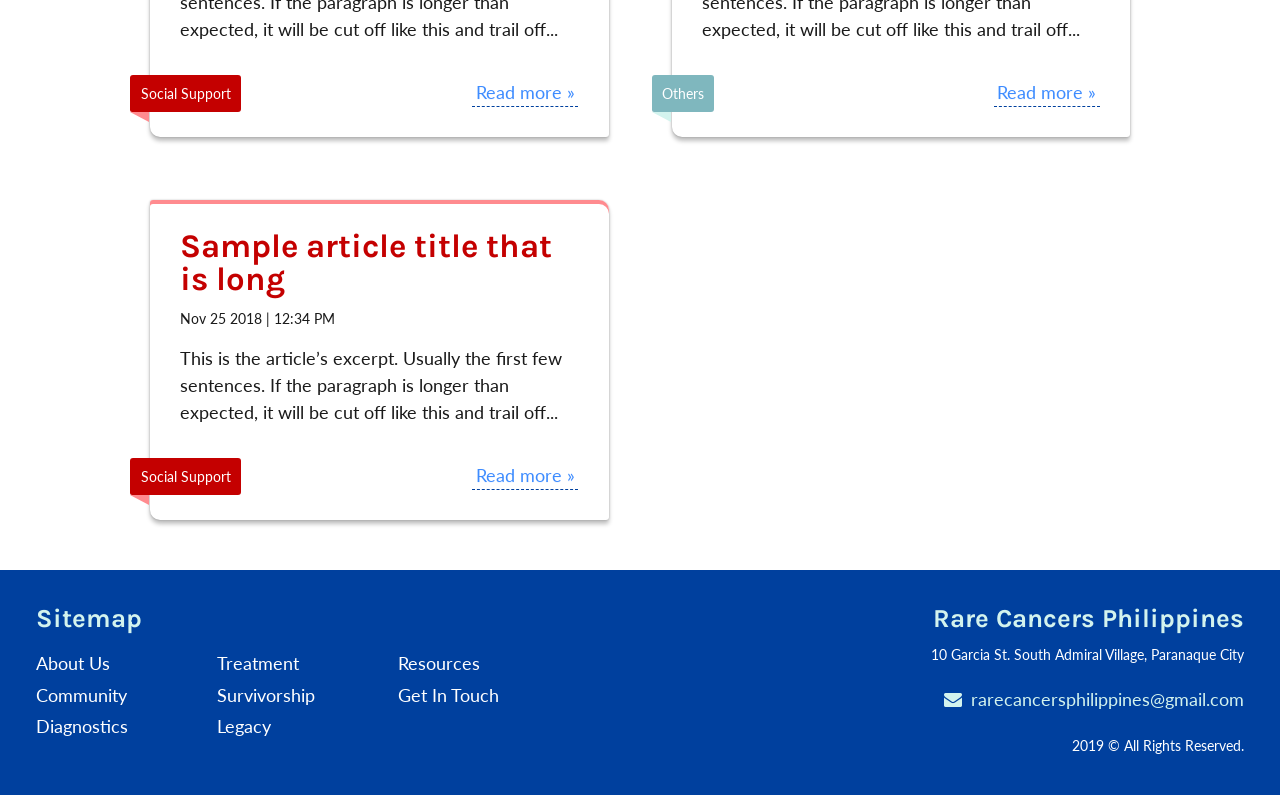
<file: search-results.html>
<!DOCTYPE html>
<html lang="en-US">
<head>
  <meta charset="utf-8">
  <meta http-equiv="x-ua-compatible" content="ie=edge">
  <meta name="viewport" content="width=device-width, initial-scale=1">

  <title>Search Results | Rare Cancers Philippines</title>

  <!-- Once we have more info on RCPH, will uncomment these -->
  <!-- <meta name="description" content=""> -->
  <!-- <link rel="canonical" href=""> -->

  <!-- Facebook meta tags -->
  <!-- <meta property="og:url" content=""> -->
  <!-- <meta property="og:description" content=""> -->
  <!-- <meta property="og:title" content=""> -->

  <!-- Twitter card meta tags -->
  <!-- <meta property="twitter:url" content=""> -->
  <!-- <meta property="twitter:card" content="summary"> -->
  <!-- <meta property="twitter:title" content=""> -->
  <!-- <meta property="twitter:description" content=""> -->

  <!-- CSS -->
  <!-- LightSlider -->
  <link rel="stylesheet" href="assets/lightslider/css/lightslider.css">

  <!-- FontAwesome -->
  <link rel="stylesheet" href="https://stackpath.bootstrapcdn.com/font-awesome/4.7.0/css/font-awesome.min.css">

  <!-- Custom Styles -->
  <link rel="stylesheet" type="text/css" href="styles.css">

  <!-- JavaScript -->
  <!-- jQuery -->
  <script src="https://cdnjs.cloudflare.com/ajax/libs/jquery/3.3.1/jquery.min.js"></script>

  <!-- LightSlider -->
  <script src="assets/lightslider/js/lightslider.js"></script>

  <!-- Custom JS -->
  <script src="main.js"></script>

</head>
<body>
  <header>
    <a class="brand" href="index.html"><img src="images/logo.png" alt=""></a>
    <label for="show-menu" class="show-menu"><span class="blue outlined button">MENU</span></label>
    <input type="checkbox" id="show-menu" role="button">
    <ul class="navigation">
      <li class="nav-item"><a href="about-us.html">About Us</a></li>
      <li class="nav-item"><a href="resources.html">Resources</a></li>
      <li class="nav-item"><a href="contact.html">Get In Touch</a></li>
      <li class="nav-item"><a href="#" id="search">Search</a></li>
      <li id="search-container">
        <form action="search-results.html" id="search-form" class="search-field">
          <input type="text" name="search_keyword" id="search_keyword" placeholder="Search for something..."><a href="#" class="search-trigger"><i class="fa fa-search"></i></a>
        </form>
      </li>
    </ul>
  </header>

  <main class="resources" id="search-results">
    <!-- HERO BANNER -->
    <section class="hero-banner text-only">
      <!-- <div class="hero-text">
        <h1>Search Results</h1>
      </div> -->
    </section>

    <!-- STAGES -->
    <div class="stages">
      <section class="stage">
        <div class="stage-details">
          <h1 class="stage-name" id="title">Search Results</h1>
        </div>
        <div class="article-cards">
          <div class="article-card medical-information">
            <div class="article-card-heading">
              <h3 class="article-title">Sample article title that is long</h3>
              <p class="article-meta">Nov 25 2018 | 12:34 PM</p>
            </div>
            <p class="article-excerpt">This is the article’s excerpt. Usually the first few sentences. If the paragraph is longer than expected, it will be cut off like this and trail off...</p>
            <a href="article.html" class="article-read-more">Read more &raquo;</a>
            <a href="#" class="article-card-category">Medical Information</a>
          </div>
          <div class="article-card financial-aid">
            <div class="article-card-heading">
              <h3 class="article-title">Sample article title that is long</h3>
              <p class="article-meta">Nov 25 2018 | 12:34 PM</p>
            </div>
            <p class="article-excerpt">This is the article’s excerpt. Usually the first few sentences. If the paragraph is longer than expected, it will be cut off like this and trail off...</p>
            <a href="article.html" class="article-read-more">Read more &raquo;</a>
            <a href="#" class="article-card-category">Financial Aid</a>
          </div>
          <div class="article-card social-support">
            <div class="article-card-heading">
              <h3 class="article-title">Sample article title that is long</h3>
              <p class="article-meta">Nov 25 2018 | 12:34 PM</p>
            </div>
            <p class="article-excerpt">This is the article’s excerpt. Usually the first few sentences. If the paragraph is longer than expected, it will be cut off like this and trail off...</p>
            <a href="article.html" class="article-read-more">Read more &raquo;</a>
            <a href="#" class="article-card-category">Social Support</a>
          </div>
          <div class="article-card others">
            <div class="article-card-heading">
              <h3 class="article-title">Sample article title that is long</h3>
              <p class="article-meta">Nov 25 2018 | 12:34 PM</p>
            </div>
            <p class="article-excerpt">This is the article’s excerpt. Usually the first few sentences. If the paragraph is longer than expected, it will be cut off like this and trail off...</p>
            <a href="article.html" class="article-read-more">Read more &raquo;</a>
            <a href="#" class="article-card-category">Others</a>
          </div>
          <div class="article-card medical-information">
            <div class="article-card-heading">
              <h3 class="article-title">Sample article title that is long</h3>
              <p class="article-meta">Nov 25 2018 | 12:34 PM</p>
            </div>
            <p class="article-excerpt">This is the article’s excerpt. Usually the first few sentences. If the paragraph is longer than expected, it will be cut off like this and trail off...</p>
            <a href="article.html" class="article-read-more">Read more &raquo;</a>
            <a href="#" class="article-card-category">Medical Information</a>
          </div>
          <div class="article-card financial-aid">
            <div class="article-card-heading">
              <h3 class="article-title">Sample article title that is long</h3>
              <p class="article-meta">Nov 25 2018 | 12:34 PM</p>
            </div>
            <p class="article-excerpt">This is the article’s excerpt. Usually the first few sentences. If the paragraph is longer than expected, it will be cut off like this and trail off...</p>
            <a href="article.html" class="article-read-more">Read more &raquo;</a>
            <a href="#" class="article-card-category">Financial Aid</a>
          </div>
          <div class="article-card social-support">
            <div class="article-card-heading">
              <h3 class="article-title">Sample article title that is long</h3>
              <p class="article-meta">Nov 25 2018 | 12:34 PM</p>
            </div>
            <p class="article-excerpt">This is the article’s excerpt. Usually the first few sentences. If the paragraph is longer than expected, it will be cut off like this and trail off...</p>
            <a href="article.html" class="article-read-more">Read more &raquo;</a>
            <a href="#" class="article-card-category">Social Support</a>
          </div>
          <div class="article-card others">
            <div class="article-card-heading">
              <h3 class="article-title">Sample article title that is long</h3>
              <p class="article-meta">Nov 25 2018 | 12:34 PM</p>
            </div>
            <p class="article-excerpt">This is the article’s excerpt. Usually the first few sentences. If the paragraph is longer than expected, it will be cut off like this and trail off...</p>
            <a href="article.html" class="article-read-more">Read more &raquo;</a>
            <a href="#" class="article-card-category">Others</a>
          </div>
          <div class="article-card social-support">
            <div class="article-card-heading">
              <h3 class="article-title">Sample article title that is long</h3>
              <p class="article-meta">Nov 25 2018 | 12:34 PM</p>
            </div>
            <p class="article-excerpt">This is the article’s excerpt. Usually the first few sentences. If the paragraph is longer than expected, it will be cut off like this and trail off...</p>
            <a href="article.html" class="article-read-more">Read more &raquo;</a>
            <a href="#" class="article-card-category">Social Support</a>
          </div>
        </div>
      </section>
    </div>

  </main>
  <!-- Footer -->
  <footer>
    <div class="sitemap">
      <h4>Sitemap</h4>
      <ul class="sitemap-links">
        <li class="link-item"><a class="link" href="about-us.html">About Us</a></li>
        <li class="link-item"><a class="link" href="community.html">Community</a></li>
        <li class="link-item"><a class="link" href="diagnostics.html">Diagnostics</a></li>
        <li class="link-item"><a class="link" href="treatment.html">Treatment</a></li>
        <li class="link-item"><a class="link" href="survivorship.html">Survivorship</a></li>
        <li class="link-item"><a class="link" href="legacy.html">Legacy</a></li>
        <li class="link-item"><a class="link" href="resources.html">Resources</a></li>
        <li class="link-item"><a class="link" href="contact.html">Get In Touch</a></li>
      </ul>
    </div>
    <div class="org-information">
      <h4 class="name">Rare Cancers Philippines</h4>
      <p class="address">10 Garcia St. South Admiral Village, Paranaque City</p>
      <div class="social-media-links">
        <!-- <a href="#" class="link"><i class="fa fa-facebook-square"></i> Facebook</a> -->
        <a href="mailto:rarecancersphilippines@gmail.com" class="link"><i class="fa fa-envelope"></i> rarecancersphilippines@gmail.com</a>
      </div>
      <div class="copyright">2019 &copy; All Rights Reserved.</div>
    </div>
  </footer>
</body>
</html>
</file>
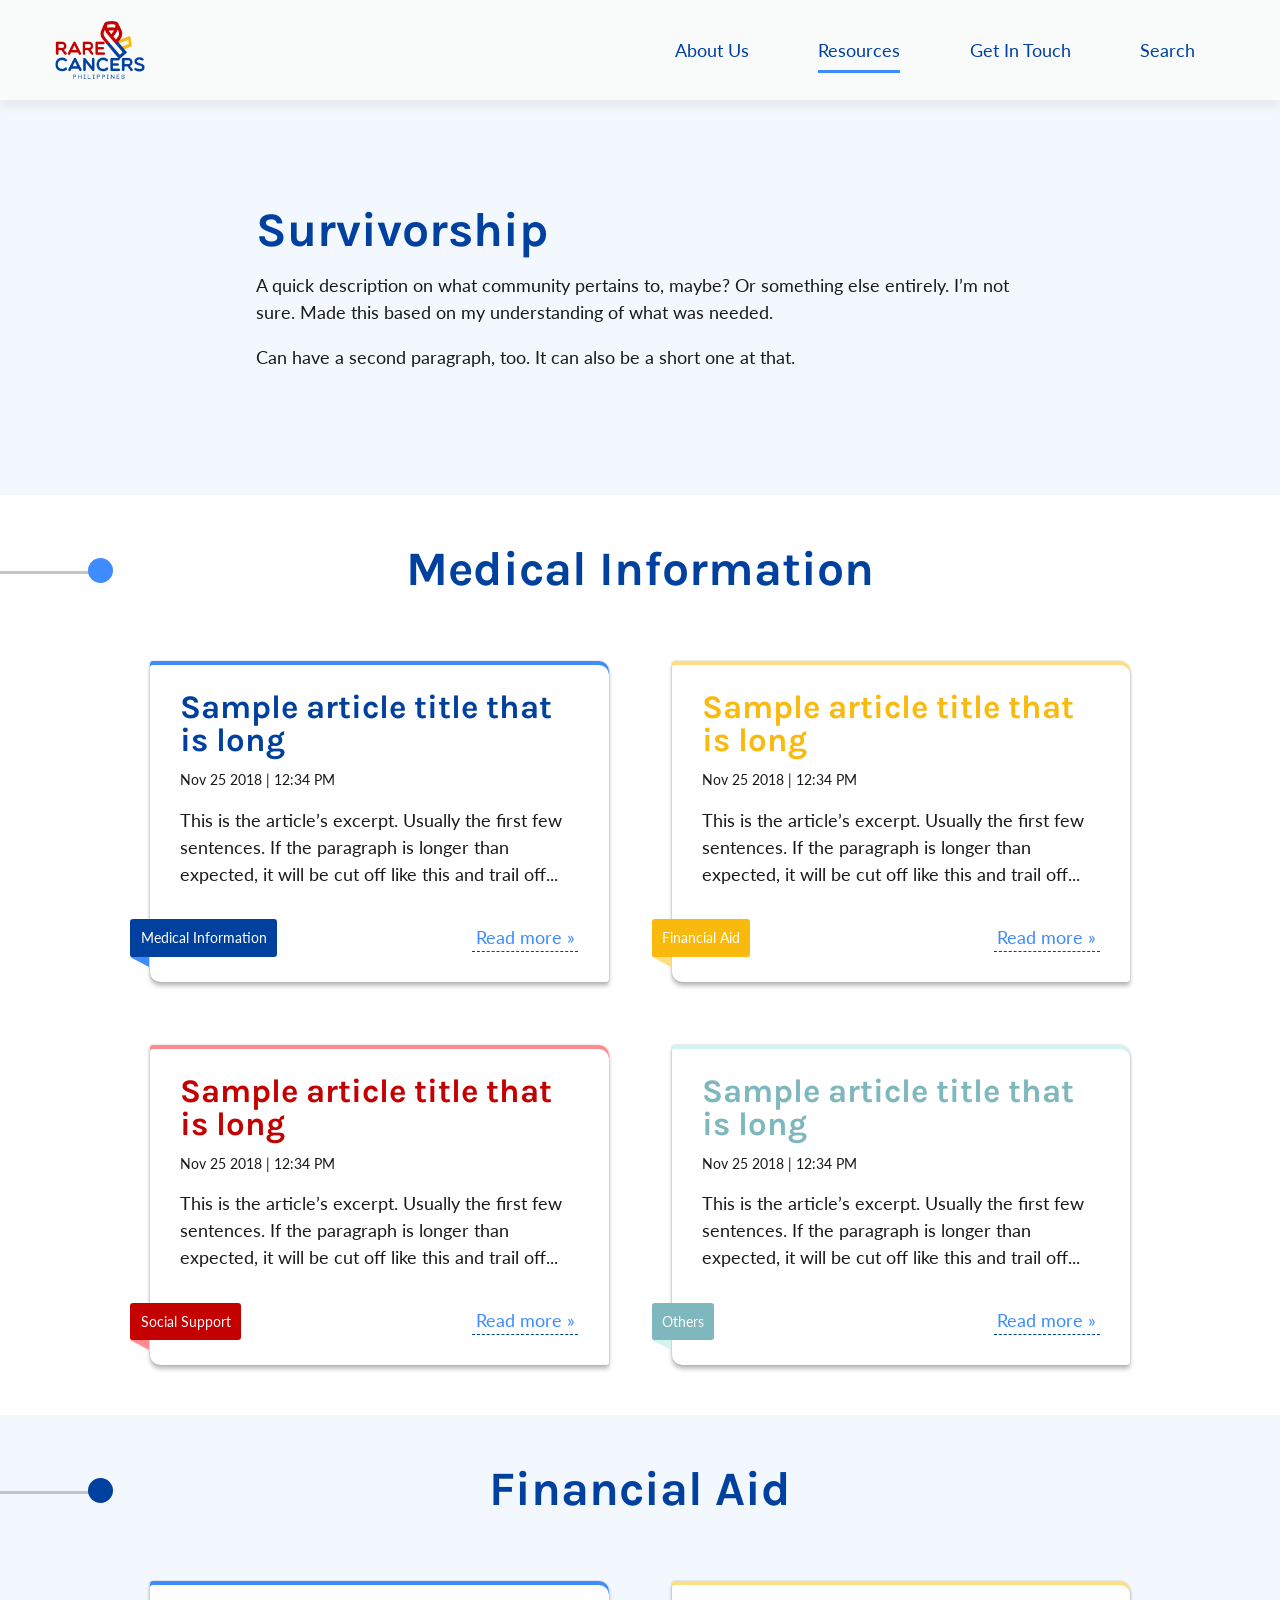
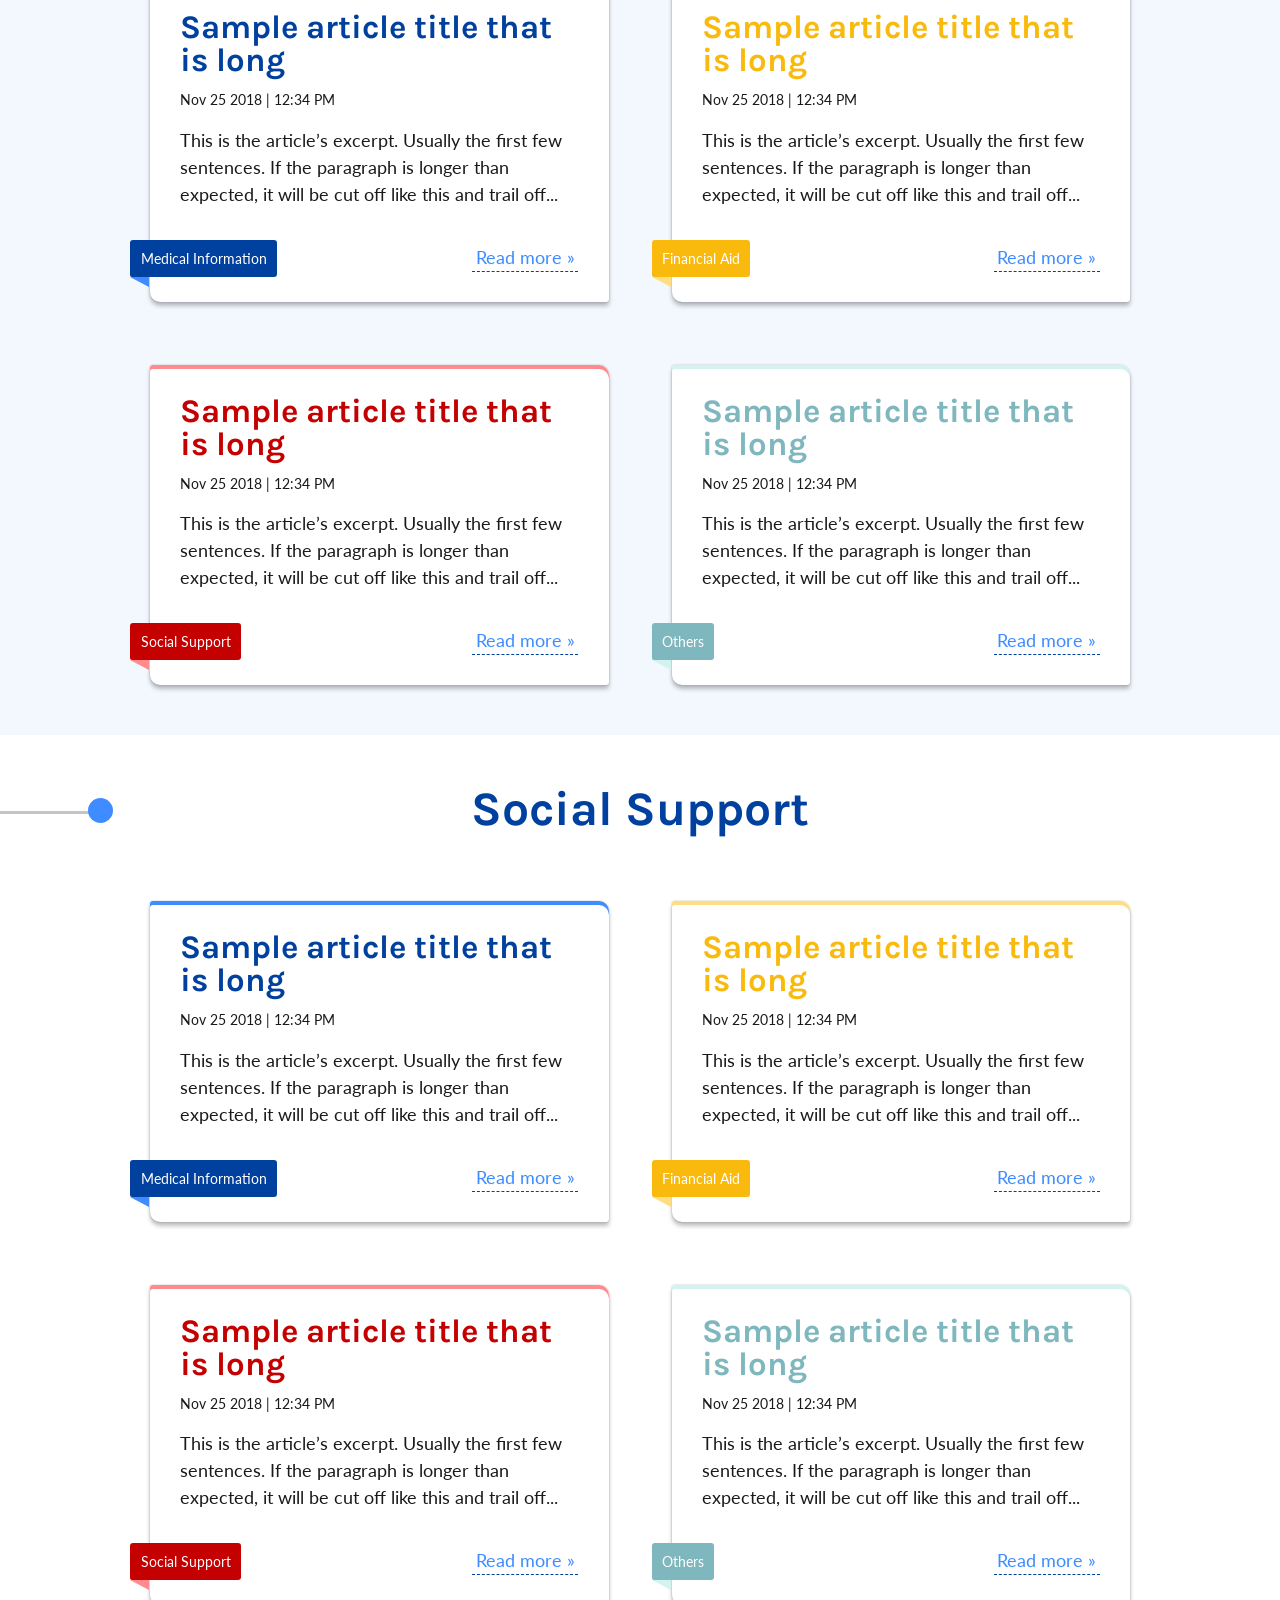
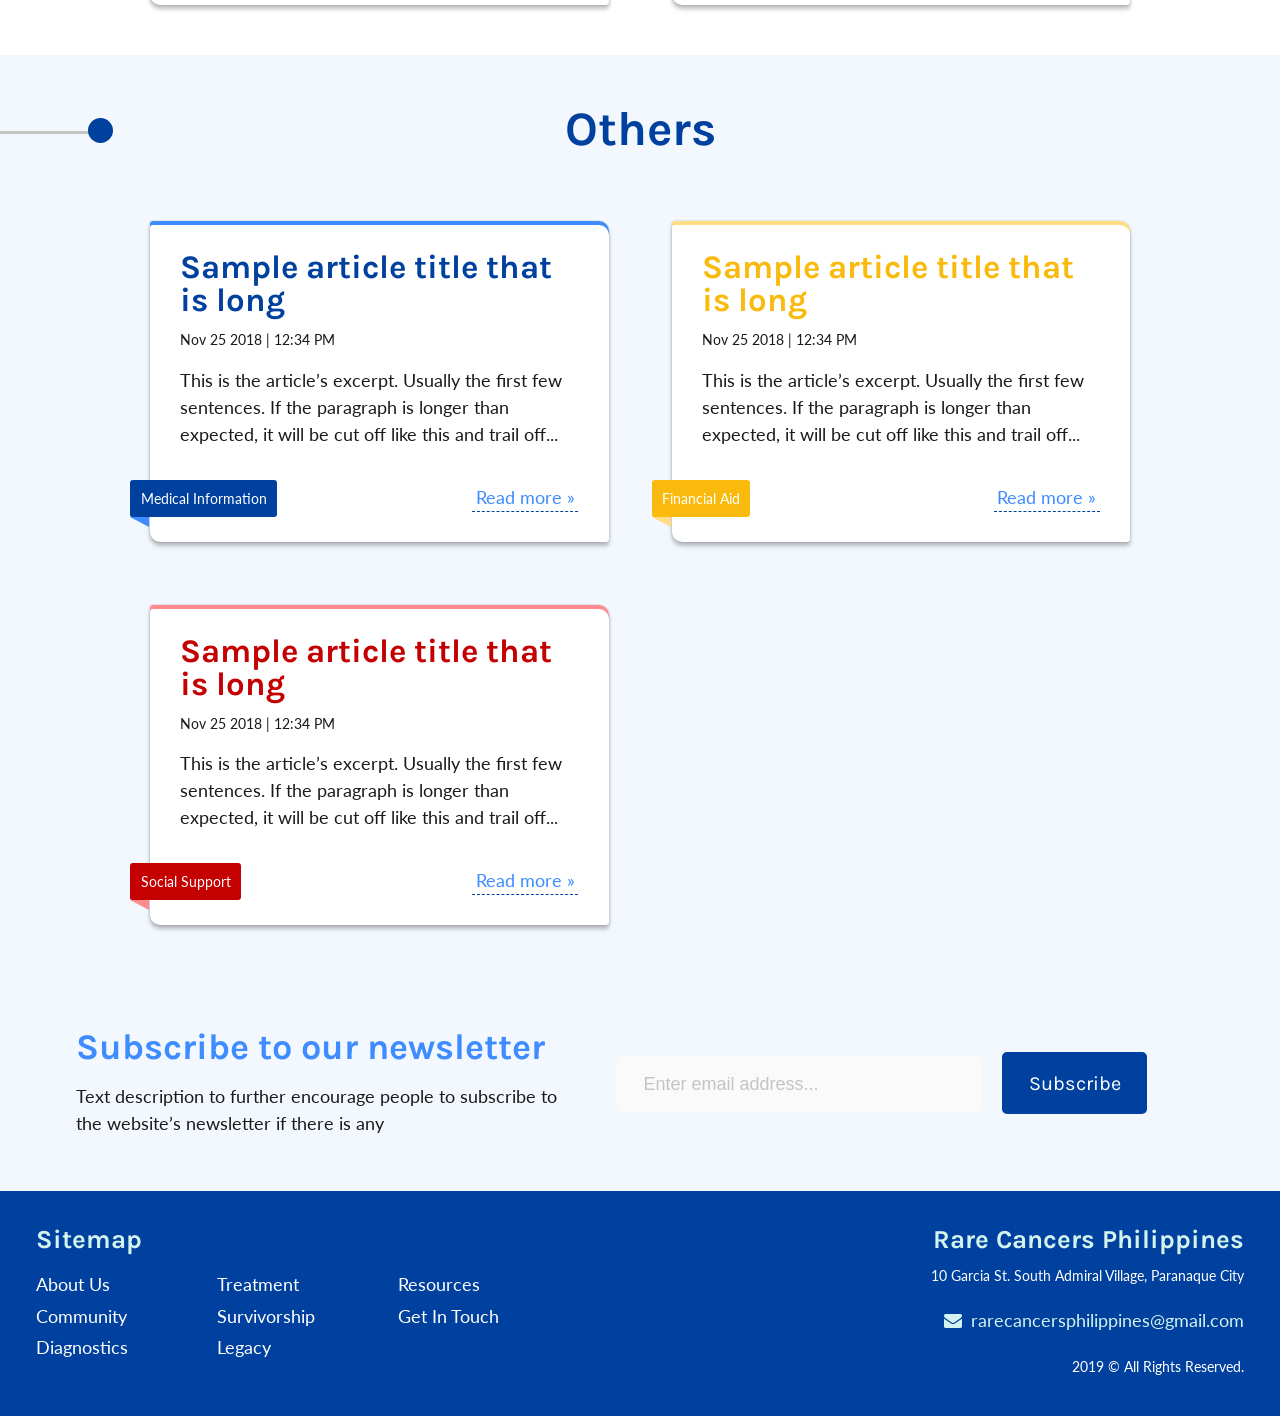
<file: survivorship.html>
<!DOCTYPE html>
<html lang="en-US">
<head>
  <meta charset="utf-8">
  <meta http-equiv="x-ua-compatible" content="ie=edge">
  <meta name="viewport" content="width=device-width, initial-scale=1">

  <title>Resources on Survivorship | Rare Cancers Philippines</title>

  <!-- Once we have more info on RCPH, will uncomment these -->
  <!-- <meta name="description" content=""> -->
  <!-- <link rel="canonical" href=""> -->

  <!-- Facebook meta tags -->
  <!-- <meta property="og:url" content=""> -->
  <!-- <meta property="og:description" content=""> -->
  <!-- <meta property="og:title" content=""> -->

  <!-- Twitter card meta tags -->
  <!-- <meta property="twitter:url" content=""> -->
  <!-- <meta property="twitter:card" content="summary"> -->
  <!-- <meta property="twitter:title" content=""> -->
  <!-- <meta property="twitter:description" content=""> -->

  <!-- CSS -->
  <!-- LightSlider -->
  <link rel="stylesheet" href="assets/lightslider/css/lightslider.css">

  <!-- FontAwesome -->
  <link rel="stylesheet" href="https://stackpath.bootstrapcdn.com/font-awesome/4.7.0/css/font-awesome.min.css">

  <!-- Custom Styles -->
  <link rel="stylesheet" type="text/css" href="styles.css">

  <!-- JavaScript -->
  <!-- jQuery -->
  <script src="https://cdnjs.cloudflare.com/ajax/libs/jquery/3.3.1/jquery.min.js"></script>

  <!-- LightSlider -->
  <script src="assets/lightslider/js/lightslider.js"></script>

  <!-- Custom JS -->
  <script src="main.js"></script>

</head>
<body>
  <header>
    <a class="brand" href="index.html"><img src="images/logo.png" alt=""></a>
    <label for="show-menu" class="show-menu"><span class="blue outlined button">MENU</span></label>
    <input type="checkbox" id="show-menu" role="button">
    <ul class="navigation">
      <li class="nav-item"><a href="about-us.html">About Us</a></li>
      <li class="active nav-item"><a href="resources.html">Resources</a></li>
      <li class="nav-item"><a href="contact.html">Get In Touch</a></li>
      <li class="nav-item"><a href="#" id="search">Search</a></li>
      <li id="search-container">
        <form action="search-results.html" id="search-form" class="search-field">
          <input type="text" name="search_keyword" id="search_keyword" placeholder="Search for something..."><a href="#" class="search-trigger"><i class="fa fa-search"></i></a>
        </form>
      </li>
    </ul>
  </header>

  <main class="resources" id="survivorship">
    <!-- HERO BANNER -->
    <section class="hero-banner text-only">
      <div class="hero-text">
        <h1>Survivorship</h1>
        <div class="hero-description">
          <p>A quick description on what community pertains to, maybe? Or something else entirely. I’m not sure. Made this based on my understanding of what was needed.</p>
          <p>Can have a second paragraph, too. It can also be a short one at that.</p>
        </div>
      </div>
    </section>

    <!-- STAGES -->
    <div class="stages">
      <section class="stage">
        <div class="stage-details">
          <h1 class="stage-name">Medical Information</h1>
        </div>
        <div class="article-cards">
          <div class="article-card medical-information">
            <div class="article-card-heading">
              <h3 class="article-title">Sample article title that is long</h3>
              <p class="article-meta">Nov 25 2018 | 12:34 PM</p>
            </div>
            <p class="article-excerpt">This is the article’s excerpt. Usually the first few sentences. If the paragraph is longer than expected, it will be cut off like this and trail off...</p>
            <a href="article.html" class="article-read-more">Read more &raquo;</a>
            <a href="#" class="article-card-category">Medical Information</a>
          </div>
          <div class="article-card financial-aid">
            <div class="article-card-heading">
              <h3 class="article-title">Sample article title that is long</h3>
              <p class="article-meta">Nov 25 2018 | 12:34 PM</p>
            </div>
            <p class="article-excerpt">This is the article’s excerpt. Usually the first few sentences. If the paragraph is longer than expected, it will be cut off like this and trail off...</p>
            <a href="article.html" class="article-read-more">Read more &raquo;</a>
            <a href="#" class="article-card-category">Financial Aid</a>
          </div>
          <div class="article-card social-support">
            <div class="article-card-heading">
              <h3 class="article-title">Sample article title that is long</h3>
              <p class="article-meta">Nov 25 2018 | 12:34 PM</p>
            </div>
            <p class="article-excerpt">This is the article’s excerpt. Usually the first few sentences. If the paragraph is longer than expected, it will be cut off like this and trail off...</p>
            <a href="article.html" class="article-read-more">Read more &raquo;</a>
            <a href="#" class="article-card-category">Social Support</a>
          </div>
          <div class="article-card others">
            <div class="article-card-heading">
              <h3 class="article-title">Sample article title that is long</h3>
              <p class="article-meta">Nov 25 2018 | 12:34 PM</p>
            </div>
            <p class="article-excerpt">This is the article’s excerpt. Usually the first few sentences. If the paragraph is longer than expected, it will be cut off like this and trail off...</p>
            <a href="article.html" class="article-read-more">Read more &raquo;</a>
            <a href="#" class="article-card-category">Others</a>
          </div>
        </div>
      </section>
      <section class="stage">
        <div class="stage-details">
          <h1 class="stage-name">Financial Aid</h1>
        </div>
        <div class="article-cards">
          <div class="article-card medical-information">
            <div class="article-card-heading">
              <h3 class="article-title">Sample article title that is long</h3>
              <p class="article-meta">Nov 25 2018 | 12:34 PM</p>
            </div>
            <p class="article-excerpt">This is the article’s excerpt. Usually the first few sentences. If the paragraph is longer than expected, it will be cut off like this and trail off...</p>
            <a href="article.html" class="article-read-more">Read more &raquo;</a>
            <a href="#" class="article-card-category">Medical Information</a>
          </div>
          <div class="article-card financial-aid">
            <div class="article-card-heading">
              <h3 class="article-title">Sample article title that is long</h3>
              <p class="article-meta">Nov 25 2018 | 12:34 PM</p>
            </div>
            <p class="article-excerpt">This is the article’s excerpt. Usually the first few sentences. If the paragraph is longer than expected, it will be cut off like this and trail off...</p>
            <a href="article.html" class="article-read-more">Read more &raquo;</a>
            <a href="#" class="article-card-category">Financial Aid</a>
          </div>
          <div class="article-card social-support">
            <div class="article-card-heading">
              <h3 class="article-title">Sample article title that is long</h3>
              <p class="article-meta">Nov 25 2018 | 12:34 PM</p>
            </div>
            <p class="article-excerpt">This is the article’s excerpt. Usually the first few sentences. If the paragraph is longer than expected, it will be cut off like this and trail off...</p>
            <a href="article.html" class="article-read-more">Read more &raquo;</a>
            <a href="#" class="article-card-category">Social Support</a>
          </div>
          <div class="article-card others">
            <div class="article-card-heading">
              <h3 class="article-title">Sample article title that is long</h3>
              <p class="article-meta">Nov 25 2018 | 12:34 PM</p>
            </div>
            <p class="article-excerpt">This is the article’s excerpt. Usually the first few sentences. If the paragraph is longer than expected, it will be cut off like this and trail off...</p>
            <a href="article.html" class="article-read-more">Read more &raquo;</a>
            <a href="#" class="article-card-category">Others</a>
          </div>
        </div>
      </section>
      <section class="stage">
        <div class="stage-details">
          <h1 class="stage-name">Social Support</h1>
        </div>
        <div class="article-cards">
          <div class="article-card medical-information">
            <div class="article-card-heading">
              <h3 class="article-title">Sample article title that is long</h3>
              <p class="article-meta">Nov 25 2018 | 12:34 PM</p>
            </div>
            <p class="article-excerpt">This is the article’s excerpt. Usually the first few sentences. If the paragraph is longer than expected, it will be cut off like this and trail off...</p>
            <a href="article.html" class="article-read-more">Read more &raquo;</a>
            <a href="#" class="article-card-category">Medical Information</a>
          </div>
          <div class="article-card financial-aid">
            <div class="article-card-heading">
              <h3 class="article-title">Sample article title that is long</h3>
              <p class="article-meta">Nov 25 2018 | 12:34 PM</p>
            </div>
            <p class="article-excerpt">This is the article’s excerpt. Usually the first few sentences. If the paragraph is longer than expected, it will be cut off like this and trail off...</p>
            <a href="article.html" class="article-read-more">Read more &raquo;</a>
            <a href="#" class="article-card-category">Financial Aid</a>
          </div>
          <div class="article-card social-support">
            <div class="article-card-heading">
              <h3 class="article-title">Sample article title that is long</h3>
              <p class="article-meta">Nov 25 2018 | 12:34 PM</p>
            </div>
            <p class="article-excerpt">This is the article’s excerpt. Usually the first few sentences. If the paragraph is longer than expected, it will be cut off like this and trail off...</p>
            <a href="article.html" class="article-read-more">Read more &raquo;</a>
            <a href="#" class="article-card-category">Social Support</a>
          </div>
          <div class="article-card others">
            <div class="article-card-heading">
              <h3 class="article-title">Sample article title that is long</h3>
              <p class="article-meta">Nov 25 2018 | 12:34 PM</p>
            </div>
            <p class="article-excerpt">This is the article’s excerpt. Usually the first few sentences. If the paragraph is longer than expected, it will be cut off like this and trail off...</p>
            <a href="article.html" class="article-read-more">Read more &raquo;</a>
            <a href="#" class="article-card-category">Others</a>
          </div>
        </div>
      </section>
      <section class="stage">
        <div class="stage-details">
          <h1 class="stage-name">Others</h1>
        </div>
        <div class="article-cards">
          <div class="article-card medical-information">
            <div class="article-card-heading">
              <h3 class="article-title">Sample article title that is long</h3>
              <p class="article-meta">Nov 25 2018 | 12:34 PM</p>
            </div>
            <p class="article-excerpt">This is the article’s excerpt. Usually the first few sentences. If the paragraph is longer than expected, it will be cut off like this and trail off...</p>
            <a href="article.html" class="article-read-more">Read more &raquo;</a>
            <a href="#" class="article-card-category">Medical Information</a>
          </div>
          <div class="article-card financial-aid">
            <div class="article-card-heading">
              <h3 class="article-title">Sample article title that is long</h3>
              <p class="article-meta">Nov 25 2018 | 12:34 PM</p>
            </div>
            <p class="article-excerpt">This is the article’s excerpt. Usually the first few sentences. If the paragraph is longer than expected, it will be cut off like this and trail off...</p>
            <a href="article.html" class="article-read-more">Read more &raquo;</a>
            <a href="#" class="article-card-category">Financial Aid</a>
          </div>
          <div class="article-card social-support">
            <div class="article-card-heading">
              <h3 class="article-title">Sample article title that is long</h3>
              <p class="article-meta">Nov 25 2018 | 12:34 PM</p>
            </div>
            <p class="article-excerpt">This is the article’s excerpt. Usually the first few sentences. If the paragraph is longer than expected, it will be cut off like this and trail off...</p>
            <a href="article.html" class="article-read-more">Read more &raquo;</a>
            <a href="#" class="article-card-category">Social Support</a>
          </div>
        </div>
      </section>
    </div>

    <!-- Newsletter CTA -->
    <section class="newsletter-signup">
      <div class="newsletter-info">
        <h2>Subscribe to our newsletter</h2>
        <div class="description">Text description to further encourage people to subscribe to the website’s newsletter if there is any</div>
      </div>
      <div class="subscribe-to-newsletter"><input type="email" placeholder="Enter email address..." name="newsletter_email"><a href="#" class="blue filled button">Subscribe</a></div>
    </section>

  </main>
  <!-- Footer -->
    <footer>
      <div class="sitemap">
        <h4>Sitemap</h4>
        <ul class="sitemap-links">
          <li class="link-item"><a class="link" href="about-us.html">About Us</a></li>
          <li class="link-item"><a class="link" href="community.html">Community</a></li>
          <li class="link-item"><a class="link" href="diagnostics.html">Diagnostics</a></li>
          <li class="link-item"><a class="link" href="treatment.html">Treatment</a></li>
          <li class="link-item"><a class="link" href="survivorship.html">Survivorship</a></li>
          <li class="link-item"><a class="link" href="legacy.html">Legacy</a></li>
          <li class="link-item"><a class="link" href="resources.html">Resources</a></li>
          <li class="link-item"><a class="link" href="contact.html">Get In Touch</a></li>
        </ul>
      </div>
      <div class="org-information">
        <h4 class="name">Rare Cancers Philippines</h4>
        <p class="address">10 Garcia St. South Admiral Village, Paranaque City</p>
        <div class="social-media-links">
          <!-- <a href="#" class="link"><i class="fa fa-facebook-square"></i> Facebook</a> -->
          <a href="mailto:rarecancersphilippines@gmail.com" class="link"><i class="fa fa-envelope"></i> rarecancersphilippines@gmail.com</a>
        </div>
        <div class="copyright">2019 &copy; All Rights Reserved.</div>
      </div>
    </footer>
</body>
</html>
</file>
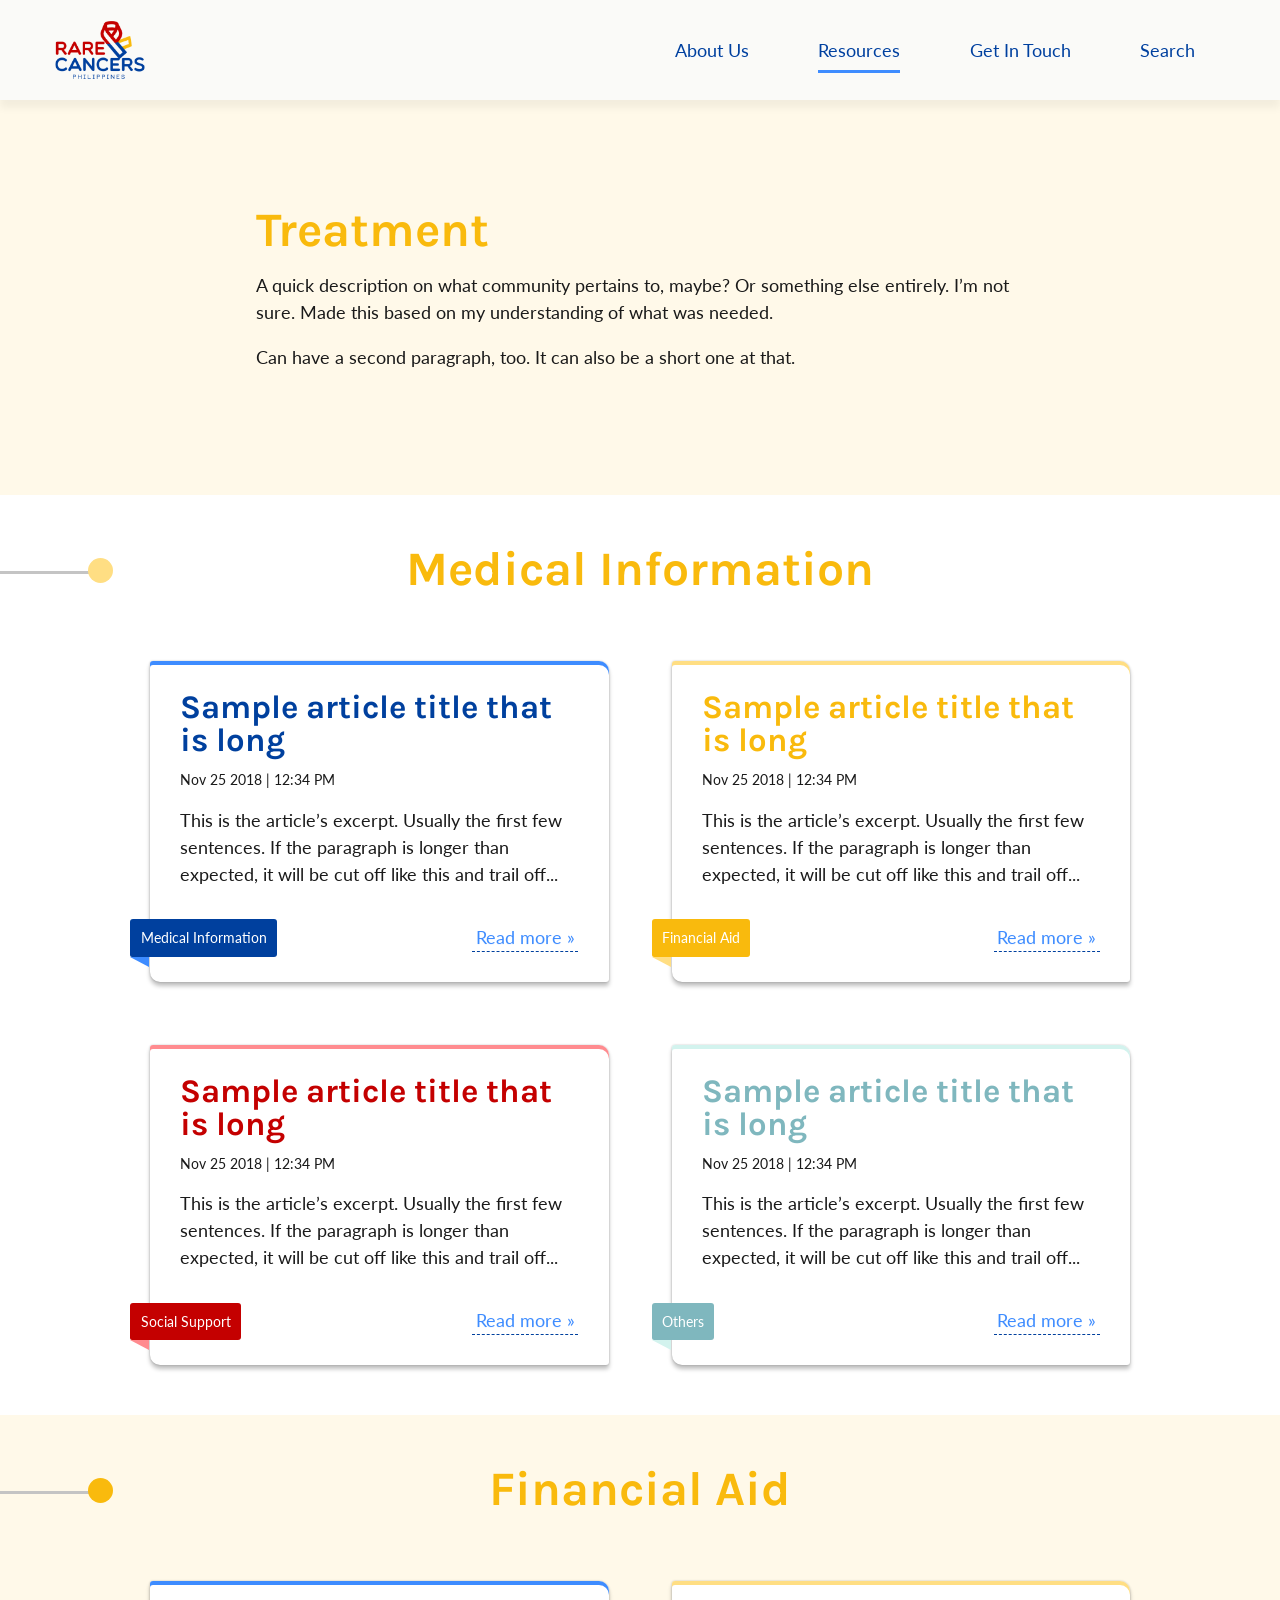
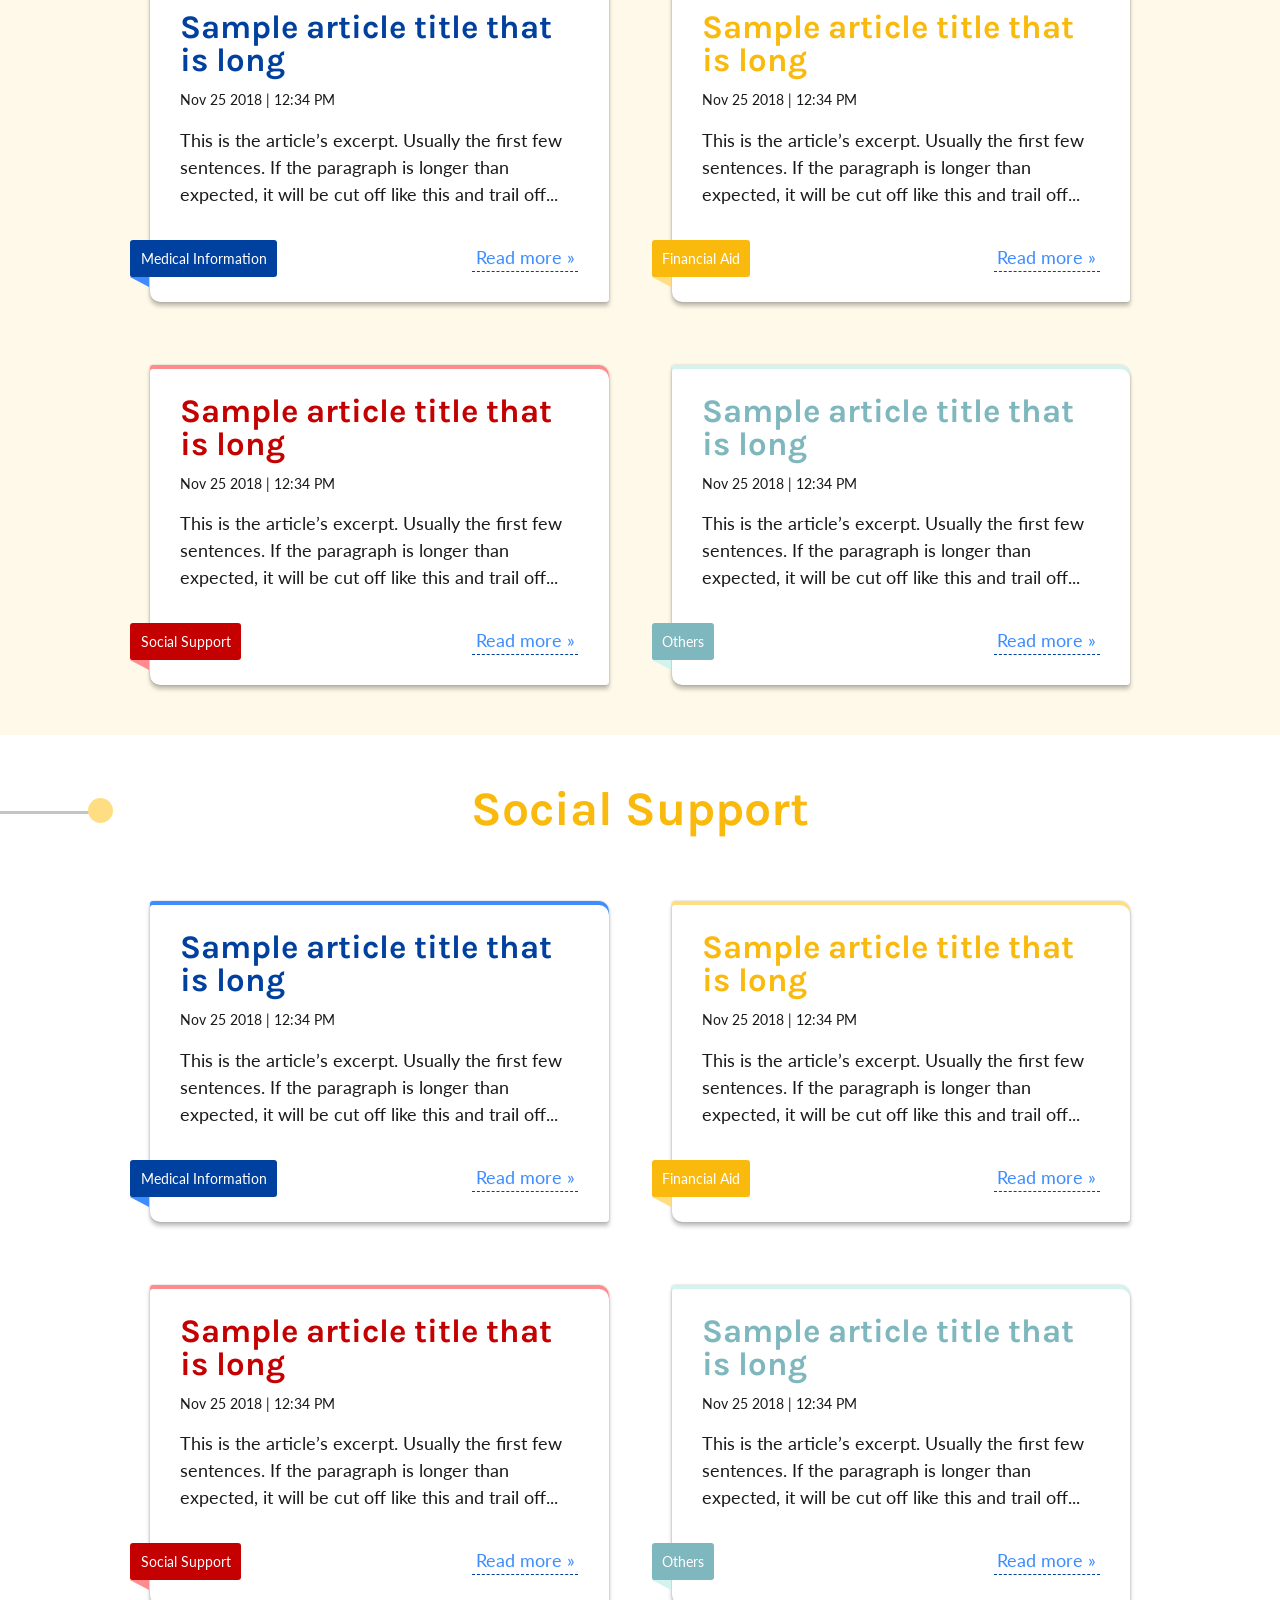
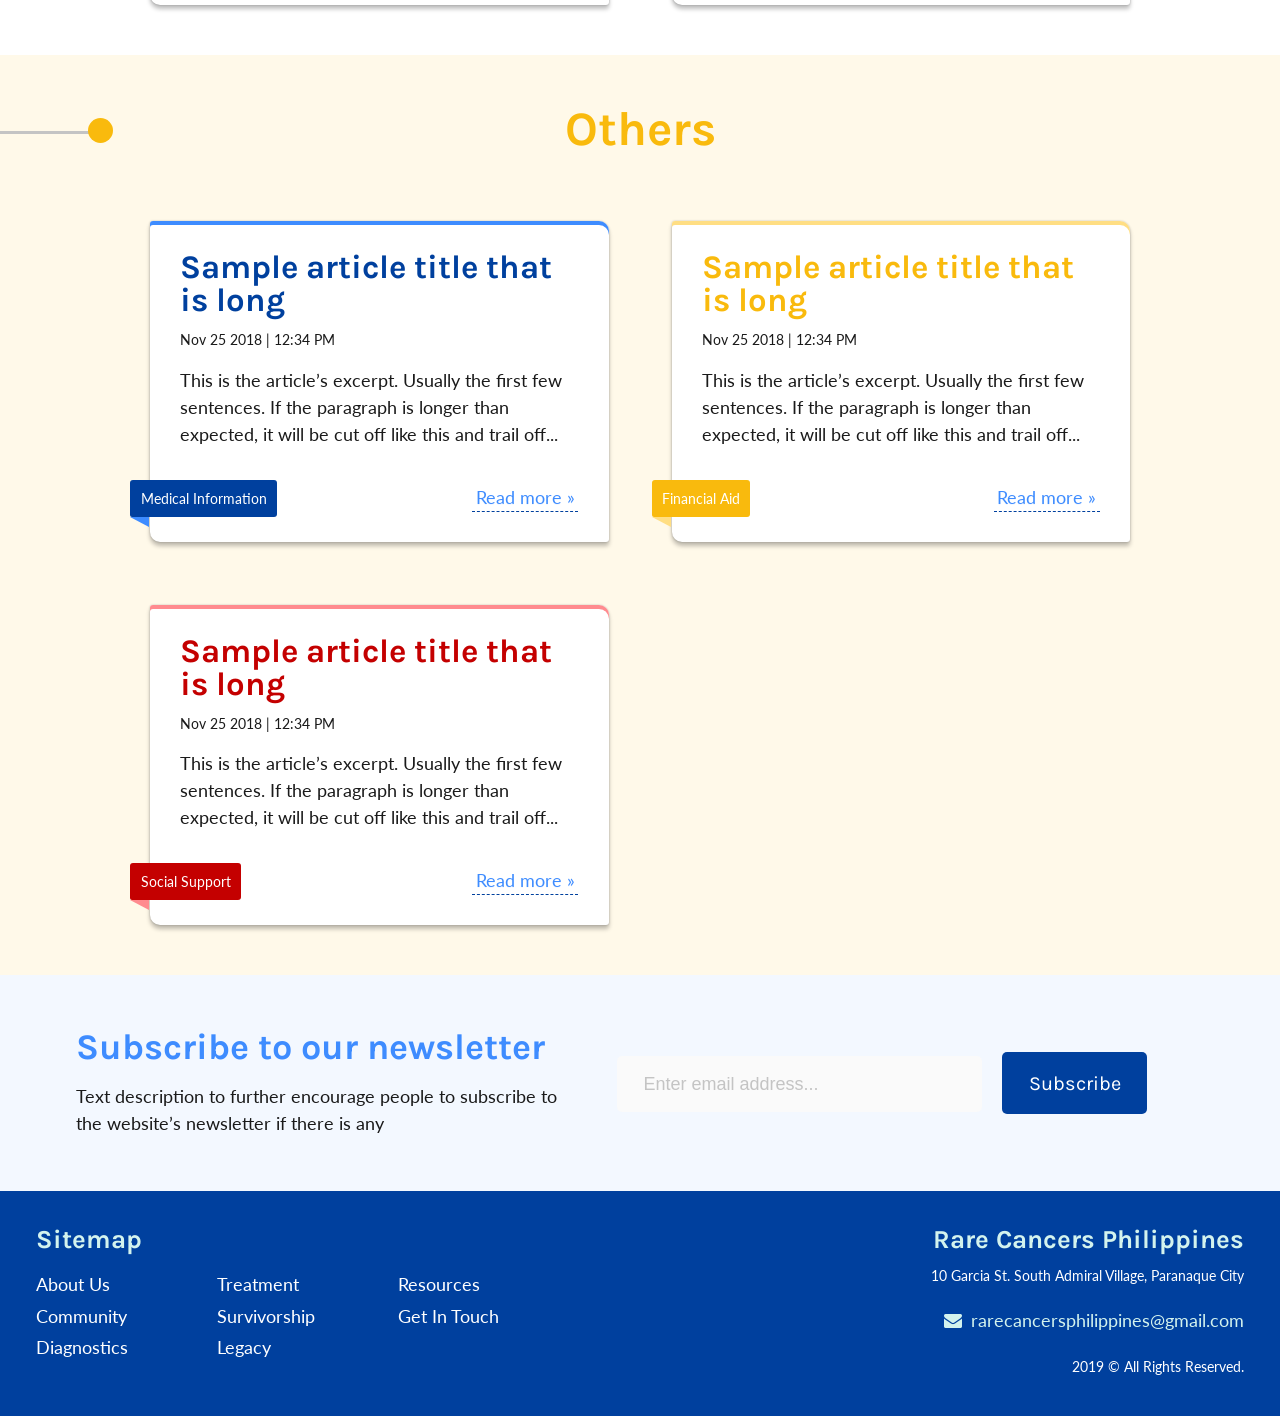
<file: treatment.html>
<!DOCTYPE html>
<html lang="en-US">
<head>
  <meta charset="utf-8">
  <meta http-equiv="x-ua-compatible" content="ie=edge">
  <meta name="viewport" content="width=device-width, initial-scale=1">

  <title>Resources on Treatment | Rare Cancers Philippines</title>

  <!-- Once we have more info on RCPH, will uncomment these -->
  <!-- <meta name="description" content=""> -->
  <!-- <link rel="canonical" href=""> -->

  <!-- Facebook meta tags -->
  <!-- <meta property="og:url" content=""> -->
  <!-- <meta property="og:description" content=""> -->
  <!-- <meta property="og:title" content=""> -->

  <!-- Twitter card meta tags -->
  <!-- <meta property="twitter:url" content=""> -->
  <!-- <meta property="twitter:card" content="summary"> -->
  <!-- <meta property="twitter:title" content=""> -->
  <!-- <meta property="twitter:description" content=""> -->

  <!-- CSS -->
  <!-- LightSlider -->
  <link rel="stylesheet" href="assets/lightslider/css/lightslider.css">

  <!-- FontAwesome -->
  <link rel="stylesheet" href="https://stackpath.bootstrapcdn.com/font-awesome/4.7.0/css/font-awesome.min.css">

  <!-- Custom Styles -->
  <link rel="stylesheet" type="text/css" href="styles.css">

  <!-- JavaScript -->
  <!-- jQuery -->
  <script src="https://cdnjs.cloudflare.com/ajax/libs/jquery/3.3.1/jquery.min.js"></script>

  <!-- LightSlider -->
  <script src="assets/lightslider/js/lightslider.js"></script>

  <!-- Custom JS -->
  <script src="main.js"></script>

</head>
<body>
  <header>
    <a class="brand" href="index.html"><img src="images/logo.png" alt=""></a>
    <label for="show-menu" class="show-menu"><span class="blue outlined button">MENU</span></label>
    <input type="checkbox" id="show-menu" role="button">
    <ul class="navigation">
      <li class="nav-item"><a href="about-us.html">About Us</a></li>
      <li class="active nav-item"><a href="resources.html">Resources</a></li>
      <li class="nav-item"><a href="contact.html">Get In Touch</a></li>
      <li class="nav-item"><a href="#" id="search">Search</a></li>
      <li id="search-container">
        <form action="search-results.html" id="search-form" class="search-field">
          <input type="text" name="search_keyword" id="search_keyword" placeholder="Search for something..."><a href="#" class="search-trigger"><i class="fa fa-search"></i></a>
        </form>
      </li>
    </ul>
  </header>

  <main class="resources" id="treatment">
    <!-- HERO BANNER -->
    <section class="hero-banner text-only">
      <div class="hero-text">
        <h1>Treatment</h1>
        <div class="hero-description">
          <p>A quick description on what community pertains to, maybe? Or something else entirely. I’m not sure. Made this based on my understanding of what was needed.</p>
          <p>Can have a second paragraph, too. It can also be a short one at that.</p>
        </div>
      </div>
    </section>

    <!-- STAGES -->
    <div class="stages">
      <section class="stage">
        <div class="stage-details">
          <h1 class="stage-name">Medical Information</h1>
        </div>
        <div class="article-cards">
          <div class="article-card medical-information">
            <div class="article-card-heading">
              <h3 class="article-title">Sample article title that is long</h3>
              <p class="article-meta">Nov 25 2018 | 12:34 PM</p>
            </div>
            <p class="article-excerpt">This is the article’s excerpt. Usually the first few sentences. If the paragraph is longer than expected, it will be cut off like this and trail off...</p>
            <a href="article.html" class="article-read-more">Read more &raquo;</a>
            <a href="#" class="article-card-category">Medical Information</a>
          </div>
          <div class="article-card financial-aid">
            <div class="article-card-heading">
              <h3 class="article-title">Sample article title that is long</h3>
              <p class="article-meta">Nov 25 2018 | 12:34 PM</p>
            </div>
            <p class="article-excerpt">This is the article’s excerpt. Usually the first few sentences. If the paragraph is longer than expected, it will be cut off like this and trail off...</p>
            <a href="article.html" class="article-read-more">Read more &raquo;</a>
            <a href="#" class="article-card-category">Financial Aid</a>
          </div>
          <div class="article-card social-support">
            <div class="article-card-heading">
              <h3 class="article-title">Sample article title that is long</h3>
              <p class="article-meta">Nov 25 2018 | 12:34 PM</p>
            </div>
            <p class="article-excerpt">This is the article’s excerpt. Usually the first few sentences. If the paragraph is longer than expected, it will be cut off like this and trail off...</p>
            <a href="article.html" class="article-read-more">Read more &raquo;</a>
            <a href="#" class="article-card-category">Social Support</a>
          </div>
          <div class="article-card others">
            <div class="article-card-heading">
              <h3 class="article-title">Sample article title that is long</h3>
              <p class="article-meta">Nov 25 2018 | 12:34 PM</p>
            </div>
            <p class="article-excerpt">This is the article’s excerpt. Usually the first few sentences. If the paragraph is longer than expected, it will be cut off like this and trail off...</p>
            <a href="article.html" class="article-read-more">Read more &raquo;</a>
            <a href="#" class="article-card-category">Others</a>
          </div>
        </div>
      </section>
      <section class="stage">
        <div class="stage-details">
          <h1 class="stage-name">Financial Aid</h1>
        </div>
        <div class="article-cards">
          <div class="article-card medical-information">
            <div class="article-card-heading">
              <h3 class="article-title">Sample article title that is long</h3>
              <p class="article-meta">Nov 25 2018 | 12:34 PM</p>
            </div>
            <p class="article-excerpt">This is the article’s excerpt. Usually the first few sentences. If the paragraph is longer than expected, it will be cut off like this and trail off...</p>
            <a href="article.html" class="article-read-more">Read more &raquo;</a>
            <a href="#" class="article-card-category">Medical Information</a>
          </div>
          <div class="article-card financial-aid">
            <div class="article-card-heading">
              <h3 class="article-title">Sample article title that is long</h3>
              <p class="article-meta">Nov 25 2018 | 12:34 PM</p>
            </div>
            <p class="article-excerpt">This is the article’s excerpt. Usually the first few sentences. If the paragraph is longer than expected, it will be cut off like this and trail off...</p>
            <a href="article.html" class="article-read-more">Read more &raquo;</a>
            <a href="#" class="article-card-category">Financial Aid</a>
          </div>
          <div class="article-card social-support">
            <div class="article-card-heading">
              <h3 class="article-title">Sample article title that is long</h3>
              <p class="article-meta">Nov 25 2018 | 12:34 PM</p>
            </div>
            <p class="article-excerpt">This is the article’s excerpt. Usually the first few sentences. If the paragraph is longer than expected, it will be cut off like this and trail off...</p>
            <a href="article.html" class="article-read-more">Read more &raquo;</a>
            <a href="#" class="article-card-category">Social Support</a>
          </div>
          <div class="article-card others">
            <div class="article-card-heading">
              <h3 class="article-title">Sample article title that is long</h3>
              <p class="article-meta">Nov 25 2018 | 12:34 PM</p>
            </div>
            <p class="article-excerpt">This is the article’s excerpt. Usually the first few sentences. If the paragraph is longer than expected, it will be cut off like this and trail off...</p>
            <a href="article.html" class="article-read-more">Read more &raquo;</a>
            <a href="#" class="article-card-category">Others</a>
          </div>
        </div>
      </section>
      <section class="stage">
        <div class="stage-details">
          <h1 class="stage-name">Social Support</h1>
        </div>
        <div class="article-cards">
          <div class="article-card medical-information">
            <div class="article-card-heading">
              <h3 class="article-title">Sample article title that is long</h3>
              <p class="article-meta">Nov 25 2018 | 12:34 PM</p>
            </div>
            <p class="article-excerpt">This is the article’s excerpt. Usually the first few sentences. If the paragraph is longer than expected, it will be cut off like this and trail off...</p>
            <a href="article.html" class="article-read-more">Read more &raquo;</a>
            <a href="#" class="article-card-category">Medical Information</a>
          </div>
          <div class="article-card financial-aid">
            <div class="article-card-heading">
              <h3 class="article-title">Sample article title that is long</h3>
              <p class="article-meta">Nov 25 2018 | 12:34 PM</p>
            </div>
            <p class="article-excerpt">This is the article’s excerpt. Usually the first few sentences. If the paragraph is longer than expected, it will be cut off like this and trail off...</p>
            <a href="article.html" class="article-read-more">Read more &raquo;</a>
            <a href="#" class="article-card-category">Financial Aid</a>
          </div>
          <div class="article-card social-support">
            <div class="article-card-heading">
              <h3 class="article-title">Sample article title that is long</h3>
              <p class="article-meta">Nov 25 2018 | 12:34 PM</p>
            </div>
            <p class="article-excerpt">This is the article’s excerpt. Usually the first few sentences. If the paragraph is longer than expected, it will be cut off like this and trail off...</p>
            <a href="article.html" class="article-read-more">Read more &raquo;</a>
            <a href="#" class="article-card-category">Social Support</a>
          </div>
          <div class="article-card others">
            <div class="article-card-heading">
              <h3 class="article-title">Sample article title that is long</h3>
              <p class="article-meta">Nov 25 2018 | 12:34 PM</p>
            </div>
            <p class="article-excerpt">This is the article’s excerpt. Usually the first few sentences. If the paragraph is longer than expected, it will be cut off like this and trail off...</p>
            <a href="article.html" class="article-read-more">Read more &raquo;</a>
            <a href="#" class="article-card-category">Others</a>
          </div>
        </div>
      </section>
      <section class="stage">
        <div class="stage-details">
          <h1 class="stage-name">Others</h1>
        </div>
        <div class="article-cards">
          <div class="article-card medical-information">
            <div class="article-card-heading">
              <h3 class="article-title">Sample article title that is long</h3>
              <p class="article-meta">Nov 25 2018 | 12:34 PM</p>
            </div>
            <p class="article-excerpt">This is the article’s excerpt. Usually the first few sentences. If the paragraph is longer than expected, it will be cut off like this and trail off...</p>
            <a href="article.html" class="article-read-more">Read more &raquo;</a>
            <a href="#" class="article-card-category">Medical Information</a>
          </div>
          <div class="article-card financial-aid">
            <div class="article-card-heading">
              <h3 class="article-title">Sample article title that is long</h3>
              <p class="article-meta">Nov 25 2018 | 12:34 PM</p>
            </div>
            <p class="article-excerpt">This is the article’s excerpt. Usually the first few sentences. If the paragraph is longer than expected, it will be cut off like this and trail off...</p>
            <a href="article.html" class="article-read-more">Read more &raquo;</a>
            <a href="#" class="article-card-category">Financial Aid</a>
          </div>
          <div class="article-card social-support">
            <div class="article-card-heading">
              <h3 class="article-title">Sample article title that is long</h3>
              <p class="article-meta">Nov 25 2018 | 12:34 PM</p>
            </div>
            <p class="article-excerpt">This is the article’s excerpt. Usually the first few sentences. If the paragraph is longer than expected, it will be cut off like this and trail off...</p>
            <a href="article.html" class="article-read-more">Read more &raquo;</a>
            <a href="#" class="article-card-category">Social Support</a>
          </div>
        </div>
      </section>
    </div>

    <!-- Newsletter CTA -->
    <section class="newsletter-signup">
      <div class="newsletter-info">
        <h2>Subscribe to our newsletter</h2>
        <div class="description">Text description to further encourage people to subscribe to the website’s newsletter if there is any</div>
      </div>
      <div class="subscribe-to-newsletter"><input type="email" placeholder="Enter email address..." name="newsletter_email"><a href="#" class="blue filled button">Subscribe</a></div>
    </section>

  </main>
  <!-- Footer -->
    <footer>
      <div class="sitemap">
        <h4>Sitemap</h4>
        <ul class="sitemap-links">
          <li class="link-item"><a class="link" href="about-us.html">About Us</a></li>
          <li class="link-item"><a class="link" href="community.html">Community</a></li>
          <li class="link-item"><a class="link" href="diagnostics.html">Diagnostics</a></li>
          <li class="link-item"><a class="link" href="treatment.html">Treatment</a></li>
          <li class="link-item"><a class="link" href="survivorship.html">Survivorship</a></li>
          <li class="link-item"><a class="link" href="legacy.html">Legacy</a></li>
          <li class="link-item"><a class="link" href="resources.html">Resources</a></li>
          <li class="link-item"><a class="link" href="contact.html">Get In Touch</a></li>
        </ul>
      </div>
      <div class="org-information">
        <h4 class="name">Rare Cancers Philippines</h4>
        <p class="address">10 Garcia St. South Admiral Village, Paranaque City</p>
        <div class="social-media-links">
          <!-- <a href="#" class="link"><i class="fa fa-facebook-square"></i> Facebook</a> -->
          <a href="mailto:rarecancersphilippines@gmail.com" class="link"><i class="fa fa-envelope"></i> rarecancersphilippines@gmail.com</a>
        </div>
        <div class="copyright">2019 &copy; All Rights Reserved.</div>
      </div>
    </footer>
</body>
</html>
</file>
<file: assets/lightslider/css/lightslider.css>
/*! lightslider - v1.1.3 - 2015-04-14
* https://github.com/sachinchoolur/lightslider
* Copyright (c) 2015 Sachin N; Licensed MIT */
/** /!!! core css Should not edit !!!/**/ 

.lSSlideOuter {
    overflow: hidden;
    -webkit-touch-callout: none;
    -webkit-user-select: none;
    -khtml-user-select: none;
    -moz-user-select: none;
    -ms-user-select: none;
    user-select: none
}
.lightSlider:before, .lightSlider:after {
    content: " ";
    display: table;
}
.lightSlider {
    overflow: hidden;
    margin: 0;
}
.lSSlideWrapper {
    max-width: 100%;
    overflow: hidden;
    position: relative;
}
.lSSlideWrapper > .lightSlider:after {
    clear: both;
}
.lSSlideWrapper .lSSlide {
    -webkit-transform: translate(0px, 0px);
    -ms-transform: translate(0px, 0px);
    transform: translate(0px, 0px);
    -webkit-transition: all 1s;
    -webkit-transition-property: -webkit-transform,height;
    -moz-transition-property: -moz-transform,height;
    transition-property: transform,height;
    -webkit-transition-duration: inherit !important;
    transition-duration: inherit !important;
    -webkit-transition-timing-function: inherit !important;
    transition-timing-function: inherit !important;
}
.lSSlideWrapper .lSFade {
    position: relative;
}
.lSSlideWrapper .lSFade > * {
    position: absolute !important;
    top: 0;
    left: 0;
    z-index: 9;
    margin-right: 0;
    width: 100%;
}
.lSSlideWrapper.usingCss .lSFade > * {
    opacity: 0;
    -webkit-transition-delay: 0s;
    transition-delay: 0s;
    -webkit-transition-duration: inherit !important;
    transition-duration: inherit !important;
    -webkit-transition-property: opacity;
    transition-property: opacity;
    -webkit-transition-timing-function: inherit !important;
    transition-timing-function: inherit !important;
}
.lSSlideWrapper .lSFade > *.active {
    z-index: 10;
}
.lSSlideWrapper.usingCss .lSFade > *.active {
    opacity: 1;
}
/** /!!! End of core css Should not edit !!!/**/

/* Pager */
.lSSlideOuter .lSPager.lSpg {
    margin: 10px 0 0;
    padding: 0;
    text-align: center;
}
.lSSlideOuter .lSPager.lSpg > li {
    cursor: pointer;
    display: inline-block;
    padding: 0 5px;
}
.lSSlideOuter .lSPager.lSpg > li a {
    background-color: #222222;
    border-radius: 30px;
    display: inline-block;
    height: 8px;
    overflow: hidden;
    text-indent: -999em;
    width: 8px;
    position: relative;
    z-index: 99;
    -webkit-transition: all 0.5s linear 0s;
    transition: all 0.5s linear 0s;
}
.lSSlideOuter .lSPager.lSpg > li:hover a, .lSSlideOuter .lSPager.lSpg > li.active a {
    background-color: #428bca;
}
.lSSlideOuter .media {
    opacity: 0.8;
}
.lSSlideOuter .media.active {
    opacity: 1;
}
/* End of pager */

/** Gallery */
.lSSlideOuter .lSPager.lSGallery {
    list-style: none outside none;
    padding-left: 0;
    margin: 0;
    overflow: hidden;
    transform: translate3d(0px, 0px, 0px);
    -moz-transform: translate3d(0px, 0px, 0px);
    -ms-transform: translate3d(0px, 0px, 0px);
    -webkit-transform: translate3d(0px, 0px, 0px);
    -o-transform: translate3d(0px, 0px, 0px);
    -webkit-transition-property: -webkit-transform;
    -moz-transition-property: -moz-transform;
    -webkit-touch-callout: none;
    -webkit-user-select: none;
    -khtml-user-select: none;
    -moz-user-select: none;
    -ms-user-select: none;
    user-select: none;
}
.lSSlideOuter .lSPager.lSGallery li {
    overflow: hidden;
    -webkit-transition: border-radius 0.12s linear 0s 0.35s linear 0s;
    transition: border-radius 0.12s linear 0s 0.35s linear 0s;
}
.lSSlideOuter .lSPager.lSGallery li.active, .lSSlideOuter .lSPager.lSGallery li:hover {
    border-radius: 5px;
}
.lSSlideOuter .lSPager.lSGallery img {
    display: block;
    height: auto;
    max-width: 100%;
}
.lSSlideOuter .lSPager.lSGallery:before, .lSSlideOuter .lSPager.lSGallery:after {
    content: " ";
    display: table;
}
.lSSlideOuter .lSPager.lSGallery:after {
    clear: both;
}
/* End of Gallery*/

/* slider actions */
.lSAction > a {
    width: 32px;
    display: block;
    top: 50%;
    height: 32px;
    background-image: url('../img/controls.png');
    cursor: pointer;
    position: absolute;
    z-index: 99;
    margin-top: -16px;
    opacity: 0.5;
    -webkit-transition: opacity 0.35s linear 0s;
    transition: opacity 0.35s linear 0s;
}
.lSAction > a:hover {
    opacity: 1;
}
.lSAction > .lSPrev {
    background-position: 0 0;
    left: 10px;
}
.lSAction > .lSNext {
    background-position: -32px 0;
    right: 10px;
}
.lSAction > a.disabled {
    pointer-events: none;
}
.cS-hidden {
    height: 1px;
    opacity: 0;
    filter: alpha(opacity=0);
    overflow: hidden;
}


/* vertical */
.lSSlideOuter.vertical {
    position: relative;
}
.lSSlideOuter.vertical.noPager {
    padding-right: 0px !important;
}
.lSSlideOuter.vertical .lSGallery {
    position: absolute !important;
    right: 0;
    top: 0;
}
.lSSlideOuter.vertical .lightSlider > * {
    width: 100% !important;
    max-width: none !important;
}

/* vertical controlls */
.lSSlideOuter.vertical .lSAction > a {
    left: 50%;
    margin-left: -14px;
    margin-top: 0;
}
.lSSlideOuter.vertical .lSAction > .lSNext {
    background-position: 31px -31px;
    bottom: 10px;
    top: auto;
}
.lSSlideOuter.vertical .lSAction > .lSPrev {
    background-position: 0 -31px;
    bottom: auto;
    top: 10px;
}
/* vertical */


/* Rtl */
.lSSlideOuter.lSrtl {
    direction: rtl;
}
.lSSlideOuter .lightSlider, .lSSlideOuter .lSPager {
    padding-left: 0;
    list-style: none outside none;
}
.lSSlideOuter.lSrtl .lightSlider, .lSSlideOuter.lSrtl .lSPager {
    padding-right: 0;
}
.lSSlideOuter .lightSlider > *,  .lSSlideOuter .lSGallery li {
    float: left;
}
.lSSlideOuter.lSrtl .lightSlider > *,  .lSSlideOuter.lSrtl .lSGallery li {
    float: right !important;
}
/* Rtl */

@-webkit-keyframes rightEnd {
    0% {
        left: 0;
    }

    50% {
        left: -15px;
    }

    100% {
        left: 0;
    }
}
@keyframes rightEnd {
    0% {
        left: 0;
    }

    50% {
        left: -15px;
    }

    100% {
        left: 0;
    }
}
@-webkit-keyframes topEnd {
    0% {
        top: 0;
    }

    50% {
        top: -15px;
    }

    100% {
        top: 0;
    }
}
@keyframes topEnd {
    0% {
        top: 0;
    }

    50% {
        top: -15px;
    }

    100% {
        top: 0;
    }
}
@-webkit-keyframes leftEnd {
    0% {
        left: 0;
    }

    50% {
        left: 15px;
    }

    100% {
        left: 0;
    }
}
@keyframes leftEnd {
    0% {
        left: 0;
    }

    50% {
        left: 15px;
    }

    100% {
        left: 0;
    }
}
@-webkit-keyframes bottomEnd {
    0% {
        bottom: 0;
    }

    50% {
        bottom: -15px;
    }

    100% {
        bottom: 0;
    }
}
@keyframes bottomEnd {
    0% {
        bottom: 0;
    }

    50% {
        bottom: -15px;
    }

    100% {
        bottom: 0;
    }
}
.lSSlideOuter .rightEnd {
    -webkit-animation: rightEnd 0.3s;
    animation: rightEnd 0.3s;
    position: relative;
}
.lSSlideOuter .leftEnd {
    -webkit-animation: leftEnd 0.3s;
    animation: leftEnd 0.3s;
    position: relative;
}
.lSSlideOuter.vertical .rightEnd {
    -webkit-animation: topEnd 0.3s;
    animation: topEnd 0.3s;
    position: relative;
}
.lSSlideOuter.vertical .leftEnd {
    -webkit-animation: bottomEnd 0.3s;
    animation: bottomEnd 0.3s;
    position: relative;
}
.lSSlideOuter.lSrtl .rightEnd {
    -webkit-animation: leftEnd 0.3s;
    animation: leftEnd 0.3s;
    position: relative;
}
.lSSlideOuter.lSrtl .leftEnd {
    -webkit-animation: rightEnd 0.3s;
    animation: rightEnd 0.3s;
    position: relative;
}
/*/  GRab cursor */
.lightSlider.lsGrab > * {
  cursor: -webkit-grab;
  cursor: -moz-grab;
  cursor: -o-grab;
  cursor: -ms-grab;
  cursor: grab;
}
.lightSlider.lsGrabbing > * {
  cursor: move;
  cursor: -webkit-grabbing;
  cursor: -moz-grabbing;
  cursor: -o-grabbing;
  cursor: -ms-grabbing;
  cursor: grabbing;
}
</file>
<file: styles.css>
/* Main Stylesheet for Rare Cancers PH site */

@import url('https://fonts.googleapis.com/css?family=Karla:700|Lato:400,700');

:root {
  /* COLORS */
  --color-blue-primary: #00409E;
  --color-blue-secondary: #3E8CFF;
  --color-blue-light: #F3F8FF;

  --color-red-primary: #C40000;
  --color-red-secondary: #FF8B8F;
  --color-red-light: #FFF3F3;

  --color-yellow-primary: #F9BA0D;
  --color-yellow-secondary: #FFDE83;
  --color-yellow-light: #FFF9E9;

  --color-teal-primary: #7FB7BE;
  --color-teal-secondary: #D3F3EE;
  --color-teal-light: #ECFFFC;

  --color-text-primary: #1A1A1A;
  --color-text-secondary: #686868;

  --color-bg-navbar: rgba(250, 250, 250, 0.9);

  /* SIZES */
  --size-text-body: 18px;
  --size-text-small: 14px;
  --size-text-emphasis: 20px;

  --size-text-button: 1.11em; /* 20px */
  --size-header: 100px;

  --size-text-h1:    2em; /* 36px */
  --size-text-h2: 1.83em; /* 33px */
  --size-text-h3: 1.44em; /* 26px */
  --size-text-h4: 1.33em; /* 24px */
  --size-text-h5: 1.11em; /* 20px */
  --size-text-h6: 1.05em; /* 18.9px */ 

  --line-height-body: 175%;
  --line-height-heading: 100%;

  --border-radius: 0.278rem;

  /* TYPEFACES */
  --font-heading: 'Karla', sans-serif;
  --font-body: 'Lato', sans-serif;
}

* {
  margin: 0;
  padding: 0;
  box-sizing: border-box;
}

html, body {
  color: var(--color-text-primary);
  font-size: var(--size-text-body);
  font-family: var(--font-body);
  font-weight: 400;
  line-height: var(--line-height-body);
  overflow-x: hidden;
}

/**
 * GENERAL STYLES
 */
strong {
  font-family: var(--font-body);
  font-weight: 700;
}

/* Heading */
h1, h2, h3, h4, h5, h6 {
  font-family: var(--font-heading);
  line-height: var(--line-height-heading);
  padding-bottom: 1rem;
}

h1, h4 { color: var(--color-blue-primary); }
h2, h5 { color: var(--color-blue-secondary); }
h3, h6 { color: var(--color-teal-primary); }

h1 { font-size: var(--size-text-h1); }
h2 { font-size: var(--size-text-h2); }
h3 { font-size: var(--size-text-h3); }
h4 { font-size: var(--size-text-h4); }
h5 { font-size: var(--size-text-h5); }
h6 { font-size: var(--size-text-h6); }

ul:not([class]),
ol:not([class]),
dl:not([class]) {
  margin: 1rem auto 1.75rem;
}

ul:not([class]) > li,
ol:not([class]) > li,
dl:not([class]) > dd {
  margin-left: 1rem;
  margin-bottom: 0.5rem;
}

dl:not([class]) > dt {
  font-weight: bold;
}

p {
  margin-bottom: 1rem;
}

/* Hyperlinks */
a {
  text-decoration: none;
  transition: all 250ms;
}
  
a:not([class]),
a.article-read-more {
  color: var(--color-blue-secondary);
  text-shadow: 0 1px 0 var(--color-blue-light);
  border-bottom: 1px dashed var(--color-blue-primary);
  display: inline-block;
  position: relative;
  padding: 0 .2em;
  z-index: 100;
}

a:not([class])::before,
a.article-read-more::before {
  content: "";
  z-index: -1;
  width: 100%;
  height: 0%;
  background: var(--color-blue-light);
  bottom: 0;
  left: 0;
  position: absolute;
  transition: height 250ms;
}

a:not([class]):hover,
a:not([class]):focus,
a:not([class]):active,
a.article-read-more:hover,
a.article-read-more:focus,
a.article-read-more:active {
  color: var(--color-blue-primary);
  border-color: transparent;
}

a:not([class]):hover::before,
a:not([class]):focus::before,
a:not([class]):active::before,
a.article-read-more:hover::before,
a.article-read-more:focus::before,
a.article-read-more:active::before {
  height: 100%;
}

/* button */
.button {
  display: inline-block;
  text-align: center;
  text-shadow: none;
  font-size: var(--size-text-button);
  font-family: var(--font-heading);
  padding: 0.8rem 1.3rem;
  border: 3px solid transparent;
  border-radius: var(--border-radius);
  width: auto;
  transition: all 300ms;
}

.filled.button {
  color: #fff;
}

.blue.filled.button {
  background-color: var(--color-blue-primary);
}

.blue.outlined.button {
  border-color: var(--color-blue-primary);
  color: var(--color-blue-primary);
}

.button::before {
  z-index: initial !important;
  width: initial !important;
  height: initial !important;
  background: none !important;
  bottom: initial !important;
  left: initial !important;
  position: initial !important;
  transition: none !important;
}

.blue.filled.button:hover,
.blue.filled.button:focus,
.blue.filled.button:active {
  background-color: var(--color-blue-secondary);
}

/* INPUT FIELD STYLES */
input,
textarea {
  font-size: var(--size-text-body);
  padding: 0.8rem 1.3rem;
  border-radius: var(--border-radius);
  border: 3px solid transparent;
  background-color: #fafafa;
  transition: outline 400ms ease;
}

input:focus,
textarea:focus {
  outline-color: var(--color-blue-secondary);
}

input::placeholder,
textarea::placeholder {
  opacity: 0.4;
}

/**
 * HEADER STYLES
 */

header {
  width: 100vw;
  height: var(--size-header);
  background-color: var(--color-bg-navbar);
  box-shadow: 0px 8px 8px rgba(0, 0, 0, 0.05);
  padding: 0 20px;
  position: fixed;
  z-index: 1000;
  top: 0;
  left: 0;
  right: 0;
  display: block;
}

header .brand {
  display: block;
  height: 100%;
  width: auto;
  float: left;
}

header .brand img {
  display: block;
  height: 100%;
  width: auto;
}

/* MENU option for mobile view */
header .show-menu {
  display: block;
  cursor: pointer;
  float: right;
  margin-top: 1rem;
}

/* checkbox */
header #show-menu { display: none; }

header .navigation {
  list-style-type: none;
  margin: 0;
  padding: 0;;
  display: none;
}

header #show-menu:checked ~ .navigation {
  display: block;
  position: fixed;
  top: var(--size-header);
  left: 0;
  right: 0;
  background-color: var(--color-bg-navbar);
  padding-bottom: 1rem;
}

header .navigation .nav-item {
  margin: 0 auto;
  display: block;
  text-align: center;
}

header .navigation .nav-item a {
  color: var(--color-blue-primary);
  border-bottom: none;
  padding: 0.75rem 0;
  width: 100%;
  display: inline-block;
  position: relative;
}

header .navigation .nav-item a::before {
  content: "";
  z-index: initial;
  height: 3px;
  background-color: var(--color-blue-secondary);
  transform: scaleY(0);
  transition: transform 300ms;
}

header .navigation .nav-item a:hover::before,
header .navigation .active.nav-item a::before {
  transform: scaleY(1);
}

/* SEARCH STYLES */
#search-container {
  top: var(--size-header);
  z-index: 1001;
  box-shadow: 0px 16px 16px rgba(0, 0, 0, 0.15);
  padding: 1rem;
  background-color: var(--color-bg-navbar);
  width: 100vw;
  display: none;
}

#search-container .search-field {
  position: relative;
  display: block;
}

#search-container .search-field input {
  font-size: 2rem;
  width: 100%;
  padding: 1rem;
}

#search-container .search-field input::placeholder {
  opacity: 0.5;
}

#search-container .search-field i {
  color: var(--color-text-secondary);
  position: absolute;
  right: 2rem;
  top: 50%;
  font-size: 2rem;
  transform: translateY(-50%);
}

/**
 * MAIN STYLES
 */
main {
  display: block;
  min-height: 70vh;
}

/* HERO BANNER */
.hero-banner {
  display: block;
}

/* moving pager within the slider */
.lSSlideOuter { position: relative; }
.lSSlideOuter .lSPager.lSpg {
  position: absolute;
  left: 0;
  right: 0;
  bottom: 5vh;
}

/* Slide styles */
.hero-banner.carousel .slide .description {
  min-height: 600px;
  height: auto;
  background-color: var(--color-blue-light);
  background-size: cover;
  background-position: center;
  padding: calc(var(--size-header) + 2rem) 3rem 2rem;
  margin: 0 auto;
  display: block;
}

.subscribe-to-newsletter { display: block; }

.subscribe-to-newsletter input[type="email"] {
  display: block;
  width: 100%;
}

.subscribe-to-newsletter .button {
  display: block;
  margin-top: 1rem;
}

/* STAGES CARD STYLES */
.stages {
  display: block;
  margin: 0 auto;
  width: 100vw;
}

.stages .stage {
  width: 100vw;
  min-height: 70vh;
  height: auto;
  padding: 2rem;
  display: block;
  position: relative;
}

.stage:nth-child(odd) { background-color: var(--color-blue-light); }
.stage:nth-child(even) { background-color: #fff; }

.stage .stage-details {
  margin: 0 auto 2rem;
  display: block;
}

.stage .stage-details::before {
  content: "";
  position: absolute;
  top: 3rem;
  left: 0;
  width: 2rem;
  height: 3px;
  background-color: #c4c4c4;
}

.stage .stage-details::after {
  content: "";
  position: absolute;
  width: 1.39rem;
  height: 1.39rem;
  left: calc(2rem - (1.39rem / 2));
  top: calc(3rem - (1.39rem / 2));
  background-color: var(--color-blue-secondary);
  border-radius: 50%;
}

.stage:nth-child(even) .stage-details::after {
  background-color: var(--color-teal-secondary);
}

.stage .stage-details .stage-name {
  color: var(--color-blue-primary);
  margin-left: 2rem;
}

.stage:nth-child(even) .stage-details .stage-name {
  color: var(--color-teal-primary);
}

.stage .stage-details .stage-description {
  margin-left: 2rem;
}

.stages .stage .article-cards {
  display: block;
}

/* Article Card Specific styles */
.article-cards .article-card {
  background-color: #fff;
  border-radius: 3px 10px;
  padding: 1.67rem;
  display: block;
  margin: 2rem auto;
}

.article-card .article-card-heading .article-title {
  padding-bottom: 0.5rem;
}

.article-card .article-card-heading .article-meta {
  margin: 0 auto 0.75rem;
  font-size: var(--size-text-small);
}

.article-card .article-excerpt {
  margin-bottom: 2rem;
}

.article-card .article-read-more {
  text-align: right;
  float: right;
}

.article-card .article-card-category {
  position: relative;
  color: #fff;
  border-radius: 3px 3px 3px 2px;
  margin-left: -2.75rem;
  padding: 0.56rem;
  font-size: 0.8rem;
}

.article-card .article-card-category::before {
  content: "";
  position: absolute;
  top: 100%;
  left: 0;
  border-bottom: 0.56rem solid transparent;
}

/* Category-specific color coding for Article Cards */
.article-cards .article-card.medical-information {
  box-shadow: 0px 0px 2px rgba(0, 0, 0, 0.25),
              0px 4px 4px rgba(0, 0, 0, 0.25),
              inset 0px 4px 0px var(--color-blue-secondary);
}

.article-cards .article-card.financial-aid {
  box-shadow: 0px 0px 2px rgba(0, 0, 0, 0.25),
              0px 4px 4px rgba(0, 0, 0, 0.25),
              inset 0px 4px 0px var(--color-yellow-secondary);
}

.article-cards .article-card.social-support {
  box-shadow: 0px 0px 2px rgba(0, 0, 0, 0.25),
              0px 4px 4px rgba(0, 0, 0, 0.25),
              inset 0px 4px 0px var(--color-red-secondary);
}

.article-cards .article-card.others {
  box-shadow: 0px 0px 2px rgba(0, 0, 0, 0.25),
              0px 4px 4px rgba(0, 0, 0, 0.25),
              inset 0px 4px 0px var(--color-teal-secondary);
}

.article-card.medical-information .article-card-heading .article-title { color: var(--color-blue-primary); }
.article-card.financial-aid .article-card-heading .article-title { color: var(--color-yellow-primary); }
.article-card.social-support .article-card-heading .article-title { color: var(--color-red-primary); }
.article-card.others .article-card-heading .article-title { color: var(--color-teal-primary); }

.article-card.medical-information .article-card-category { background-color: var(--color-blue-primary); }
.article-card.financial-aid .article-card-category { background-color: var(--color-yellow-primary); }
.article-card.social-support .article-card-category { background-color: var(--color-red-primary); }
.article-card.others .article-card-category { background-color: var(--color-teal-primary); }

.article-card.medical-information .article-card-category::before { border-right: 1.08rem solid var(--color-blue-secondary); }
.article-card.financial-aid .article-card-category::before { border-right: 1.08rem solid var(--color-yellow-secondary); }
.article-card.social-support .article-card-category::before { border-right: 1.08rem solid var(--color-red-secondary); }
.article-card.others .article-card-category::before { border-right: 1.08rem solid var(--color-teal-secondary); }

/* ABOUT RCPH SECTION STYLES */
.about {
  width: 100vw;
  display: block;
  min-height: 50vh;
  height: auto;
}

.about .about-preview {
  width: 100vw;
  height: auto;
  display: block;
}

.about .about-preview img {
  width: 100%;
  height: 100%;
  object-fit: cover;
}

.about .about-information {
  display: block;
  margin: 2.22rem;
}

.about .about-information .about-excerpt > p {
  margin: 0 auto 1.5rem;
}

.about .about-information .button {
  width: auto;
}

/* NEWSLETTER SIGNUP SECTION STYLES */
.newsletter-signup {
  width: 100vw;
  display: block;
  padding: 2rem;
  background-color: var(--color-blue-light);
}

.newsletter-signup .newsletter-info {
  display: block;
  width: 100%;
  margin-bottom: 1rem;
}

/* FOOTER STYLES */
footer {
  width: 100vw;
  background-color: var(--color-blue-primary);
  color: #fff;
  display: block;
  padding: 2rem;
  text-align: center;
}

footer h4 { color: var(--color-teal-secondary); }
footer .sitemap .link { color: #fff; }

footer .sitemap .link:hover,
footer .sitemap .link:focus,
footer .sitemap .link:active {
  color: var(--color-teal-secondary);
}

footer .sitemap-links {
  column-count: 2;
  column-gap: 2.5rem;
  column-span: all;
  column-width: 4rem;
  column-fill: balance;
  list-style-type: none;
  margin-bottom: 2rem;
}

footer .sitemap-links li {
  margin-bottom: 0.25rem;
}

footer .org-information a {
  color: var(--color-teal-secondary);
}

footer .org-information a:hover,
footer .org-information a:focus,
footer .org-information a:active {
  color: var(--color-teal-primary);
}

footer .org-information .name {
  padding-bottom: 0.5rem;
}

.social-media-links {
  margin: 1rem auto;
}

.social-media-links i {
  margin: 0.25rem;
}

footer .address,
footer .copyright { font-size: var(--size-text-small); }

/* CONTACT US STYLES */
main#contact { padding: calc(var(--size-header) + 2rem) 2rem 2rem; }

.contact-us {
  display: block;
  width: 100%;
}

.contact-us .contact-form { display: block; }

.contact-form label {
  width: 100%;
  color: var(--color-teal-primary);
}

.contact-form input,
.contact-form textarea {
  width: 100%;
  margin: 0.5rem auto 1.5rem;
}

.contact-info {
  display: block;
  width: 100%;
}

.contact-info a {
  display: block;
  color: var(--color-blue-primary);
  margin-bottom: 1.25rem;
}

.contact-info a i {
  margin: 0.25rem 1rem;
  font-size: 24px;
  color: var(--color-teal-primary);
}

.contact-info a:first-of-type i { margin: 0.25rem 0.8rem; }

/* ABOUT US STYLES */
.hero-banner.text-only {
  display: block;
  min-height: 20rem;
  height: 55vh;
  padding: calc(var(--size-header) + 2rem) 2rem 2rem;
}

#about .hero-banner.text-only {
  background-color: var(--color-blue-light);
}

/* Vision Mission styles */
.vision-mission {
  display: block;
  width: 100vw;
  min-height: 20rem;
}

.vision-mission > * {
  width: 100%;
  position: relative;
  padding: 2rem 3rem;
}

.vision-mission > * > h2 { color: var(--color-teal-primary); }

.vision-mission > * > h2::before {
  content: "";
  position: absolute;
  top: 2.9rem;
  left: 0;
  width: 1.5rem;
  height: 3px;
  background-color: #c4c4c4;
}

.vision-mission > * > h2::after {
  content: "";
  position: absolute;
  width: 1.39rem;
  height: 1.39rem;
  left: calc(1.5rem - (1.39rem / 2));
  top: calc(2.9rem - (1.39rem / 2));
  background-color: var(--color-teal-secondary);
  border-radius: 50%;
}

.vision-mission > .mission::before {
  content: "";
  display: none;
}

.big-parallax-image {
  width: 100vw;
  min-height: 30rem;
  height: 60vh;
  display: block;
  background-position: center;
  background-size: cover;
  background-attachment: fixed;
  background-repeat: no-repeat;
}

/* ARTICLE STYLES */
/* Article Header styles */
#article .hero-banner.article-feature-image {
  background-size: cover;
  background-position: center;
  min-height: 30rem;
  display: block;
}

#article .article-header {
  width: 100%;
  margin: 0 auto;
  padding: calc(var(--size-header) + 2rem) 2rem 2rem;
  color: var(--color-teal-secondary);
}

#article .article-header .article-title {
  color: #fff;
}

#article .article-header .article-meta {
  margin-bottom: 1rem;
}

#article .article-header .article-tags {
  padding: 0.5rem;
  border-radius: 6px;
  color: #fff;
  margin-right: 0.5rem;
  line-height: 2.5;
}

#article .article-header .article-tags.medical-information { background-color: var(--color-blue-primary); }
#article .article-header .article-tags.financial-aid { background-color: var(--color-red-primary); }
#article .article-header .article-tags.social-support { background-color: var(--color-yellow-primary); }
#article .article-header .article-tags.others { background-color: var(--color-teal-primary); }

/* Article Body styles */
#article .article-body { padding: 2rem; }

#article .article-body blockquote {
  margin: 1.25rem auto;
  padding: 1.875rem;
  width: 80vw;
  border-radius: 10px;
  background-color: var(--color-blue-light);
  color: var(--color-blue-primary);
  position: relative;
}

#article .article-body blockquote::before {
  content: "";
  position: absolute;
  left: -0.75rem;
  top: 0;
  bottom: 0;
  border-radius: 10px;
  background-color: var(--color-blue-secondary);
  width: 6px;
  height: 100%;
}

#article .article-body figure {
  width: auto;
  height: auto;
  margin: 2rem;
}

#article .article-body figure.image-size-small,
#article .article-body figure.image-size-medium,
#article .article-body figure.image-size-full {
  width: 100%;
}

#article .article-body figure.image-align-center,
#article .article-body figure.image-align-left,
#article .article-body figure.image-align-right {
  margin: 2rem auto;
}

#article .article-body figure img {
  width: 100%;
  border-radius: 3px 50px;
  object-fit: cover;
  box-shadow: 0px 0px 2px rgba(0, 0, 0, 0.25), 0px 4px 4px rgba(0, 0, 0, 0.25);
  transform: scale(1);
  transition: all 300ms ease-in-out;
}

#article .article-body figure:hover img {
  transform: scale(1.015);
  box-shadow: 0px 0px 0px rgba(0, 0, 0, 0.10), 0px 6px 6px rgba(0, 0, 0, 0.10);
}

#article .article-body figure figcaption {
  margin-top: 0.5rem;
  font-size: var(--size-text-small);
  color: var(--color-text-secondary);
}

#article .article-body::after {
  content: "";
  display: block;
  clear: both;
}

/* Article Footer styles */
#article .article-footer {
  margin: 0 2rem;
  padding: 1rem 1rem 2rem;
  position: relative;
  display: block;
}

#article .article-footer::before {
  content: "";
  width: 100%;
  height: 5px;
  border-radius: 10px;
  background-color: var(--color-blue-secondary);
  position: absolute;
  top: 0;
  left: 0;
  right: 0;
}

#article .article-footer .social-media-horizontal {
  color: var(--color-blue-primary);
  font-weight: bold;
  text-transform: lowercase;
}

#article .article-footer .social-media-horizontal a {
  font-size: 1.5rem;
  border-bottom: none;
}

/* toggle to open comments section */
#article .article-footer .comments {
  color: var(--color-text-primary);
}

#article .article-footer .comments i {
  margin: 0 0.5rem;
  font-size: 1.5rem;
  color: var(--color-teal-primary);
  transition: inherit;
}

#article .article-footer .comments:hover,
#article .article-footer .comments:focus,
#article .article-footer .comments:active {
  color: var(--color-text-secondary);
}

#article .article-footer .comments:hover i,
#article .article-footer .comments:focus i,
#article .article-footer .comments:active i {
  color: var(--color-teal-secondary);
}

/* Related Articles styles */
#article .stages.related-articles .stage {
  background-color: #fff;
  min-height: initial;
  height: auto;
}

#article .stages.related-articles .stage .stage-details::after {
  background-color: var(--color-teal-secondary);
}

#article .stages.related-articles .stage .stage-details .stage-name {
  color: var(--color-teal-primary);
}

/* RESOURCES STYLES */
.resources .hero-banner.text-only { background-color: var(--color-teal-light); }
#diagnostics .hero-banner.text-only { background-color: var(--color-red-light); }
#treatment .hero-banner.text-only { background-color: var(--color-yellow-light); }
#survivorship .hero-banner.text-only { background-color: var(--color-blue-light); }

.resources .hero-banner.text-only .hero-text h1 { color: var(--color-teal-primary); }
#diagnostics .hero-banner.text-only .hero-text h1 { color: var(--color-red-primary); }
#treatment .hero-banner.text-only .hero-text h1 { color: var(--color-yellow-primary); }
#survivorship .hero-banner.text-only .hero-text h1 { color: var(--color-blue-primary); }

.resources .stage:nth-child(odd) { background-color: #fff; }

.resources .stage:nth-child(even) { background-color: var(--color-teal-light); }
#diagnostics .stage:nth-child(even) { background-color: var(--color-red-light); }
#treatment .stage:nth-child(even) { background-color: var(--color-yellow-light); }
#survivorship .stage:nth-child(even) { background-color: var(--color-blue-light); }

.resources .stage:nth-child(odd) .stage-details::after { background-color: var(--color-teal-secondary); }
#diagnostics .stage:nth-child(odd) .stage-details::after { background-color: var(--color-red-secondary); }
#treatment .stage:nth-child(odd) .stage-details::after { background-color: var(--color-yellow-secondary); }
#survivorship .stage:nth-child(odd) .stage-details::after { background-color: var(--color-blue-secondary); }

.resources .stage:nth-child(even) .stage-details::after { background-color: var(--color-teal-primary); }
#diagnostics .stage:nth-child(even) .stage-details::after { background-color: var(--color-red-primary); }
#treatment .stage:nth-child(even) .stage-details::after { background-color: var(--color-yellow-primary); }
#survivorship .stage:nth-child(even) .stage-details::after { background-color: var(--color-blue-primary); }

.resources .stage:nth-child(odd) .stage-details .stage-name { color: var(--color-teal-primary); }
#diagnostics .stage:nth-child(odd) .stage-details .stage-name { color: var(--color-red-primary); }
#treatment .stage:nth-child(odd) .stage-details .stage-name { color: var(--color-yellow-primary); }
#survivorship .stage:nth-child(odd) .stage-details .stage-name { color: var(--color-blue-primary); }

#diagnostics .stage:nth-child(even) .stage-details .stage-name { color: var(--color-red-primary); }
#treatment .stage:nth-child(even) .stage-details .stage-name { color: var(--color-yellow-primary); }
#survivorship .stage:nth-child(even) .stage-details .stage-name { color: var(--color-blue-primary); }

/* SEARCH RESULTS PAGE STYLES */
#search-results .hero-banner.text-only {
  min-height: initial;
  height: 0;
}

/* ============== */
/* ============== */
/* ============== */
/* DESKTOP STYLES */
/* ============== */
/* ============== */
/* ============== */
@media screen and (min-width: 30rem) {
  :root {
    --size-text-h1: 2.67em; /* 48px */
    --size-text-h2:    2em; /* 36px */
    --size-text-h3: 1.83em; /* 33px */
    --size-text-h4: 1.44em; /* 26px */
    --size-text-h5: 1.33em; /* 24px */
    --size-text-h6: 1.11em; /* 20px */

    --line-height-body: 150%;
  }

  ul:not([class]) > li,
  ol:not([class]) > li,
  dl:not([class]) > dd {
    margin-left: 2rem;
    margin-bottom: 0.5rem;
  }

  .hero-banner.carousel .slide .description {
    min-height: 550px;
  }

  /* Slide styles */
  .hero-banner.carousel .slide .description {
    padding-top: calc(var(--size-header) + 4rem);
    padding-left: 100px;
    padding-right: 100px;
  }

  .subscribe-to-newsletter input[type="email"] {
    display: inline-block;
    min-width: 60%;
    max-width: 70%;
    width: auto;
    height: 100%;
    margin-right: 1.11rem;
  }

  .subscribe-to-newsletter .button {
    display: inline-block;
    margin-top: initial;
  }

  /* Article Card Specific styles */
  .article-cards .article-card {
    display: inline-block;
    width: calc(100%/2.25);
    margin: 1rem;
  }

  /* ABOUT RCPH SECTION STYLES */
  .about {
    min-height: 450px;
    height: 70vh;
  }

  .about .about-preview {
    display: inline-block;
    height: 100%;
    width: 40vw;
  }

  .about .about-information {
    display: inline-block;
    vertical-align: top;
    width: 45%;
  }

  /* FOOTER STYLES */
  footer { 
    display: table;
    text-align: initial;
  }

  footer::after {
    content: "";
    display: block;
    clear: both;
  }

  footer > * {
    display: inline-block;
    width: 45%;
  }

  footer .sitemap { float: left; }
  footer .org-information {
    float: right;
    text-align: right;
  }

  /* CONTACT US STYLES */
  .contact-us {
    display: inline-block;
    width: 60%;
  }

  .contact-form input[type="submit"] {
    width: initial;
    margin: initial;
    float: right;
  }

  .contact-info {
    display: inline-block;
    vertical-align: top;
    width: 33%;
    margin-top: 3rem;
    margin-left: 1.5rem;
  }

  /* ABOUT US STYLES */
  .hero-banner.text-only {
    display: flex;
    justify-content: center;
    align-items: center;
    padding: initial;
    padding-top: var(--size-header);
  }

  .hero-banner.text-only .hero-text { width: 60%; }

  /* ARTICLE STYLES */
  /* Article Header styles */
  #article .hero-banner.article-feature-image {
    height: 50vh;
    display: flex;
    justify-content: center;
    align-items: flex-end;
  }

  #article .article-header {
    width: 80%;
  }

  /* Article Body styles */
  #article .article-body figure.image-size-small { width: 15rem; }
  #article .article-body figure.image-size-medium { width: 20rem; }
  #article .article-body figure.image-size-full { width: 30rem; }

  /* Article Footer styles */
  #article .article-footer {
    display: flex;
    justify-content: space-between;
  }
}

@media screen and (min-width: 50rem) {
  header {
    padding-left: 50px;
    padding-right: 50px;
  }

  header .show-menu { display: none; }

  header .navigation {
    float: right;
    display: flex;
    align-items: center;
    justify-content: space-evenly;
    max-width: 40em;
    width: 50%;
    height: 100%;
  }

  header .navigation .nav-item { flex: 0 1 auto; }

  header .navigation .nav-item a {
    padding-top: 0.5rem;
    padding-bottom: 0.5rem;
  }

  #search-container {
    position: fixed;
    padding: 2rem 8.33rem;
    left: 0;
    right: 0;
  }

  /* Slide styles */
  .hero-banner.carousel .slide .description {
    padding: 2em 100px;
    display: flex;
    flex-flow: column wrap;
    justify-content: center;
    align-items: flex-start;
    align-content: center;
  }

  .hero-banner.carousel .slide .description > *:not(.button) {
    width: 36rem;
  }

  .subscribe-to-newsletter .button {
    flex: 1;
  }

  /* STAGE CARD STYLES */
  .stages .stage {
    padding: 2.78rem 6rem;
    display: flex;
    flex-flow: column nowrap;
    justify-content: flex-start;
    align-items: center;
    align-content: flex-start;
    position: relative;
  }

  .stage .stage-details {
    margin-bottom: 2.78rem;
  }

  .stage .stage-details::before {
    top: 4.2rem;
    width: 4rem;
  }

  .stage .stage-details::after {
    left: calc(4rem - (1.39rem / 2));
    top: calc(4.2rem - (1.39rem / 2));
  }

  .stage .stage-details .stage-name,
  .stage .stage-details .stage-description {
    margin: initial;
  }

  .stages .stage .article-cards {
    display: grid;
    grid-template-rows: 1fr 1fr;
    grid-template-columns: 1fr 1fr;
    grid-gap: 3rem;
  }

  .article-cards .article-card {
    display: block;
    width: auto;
    margin: initial;
    grid-column: span 1;
    grid-row: span 1;
  }

  /* ABOUT RCPH SECTION STYLES */
  .about {
    min-height: 20rem;
    height: 50vh;
    max-height: 25rem;
  }

  .about .about-preview { width: 50vw; }
  .about .about-information { width: 40%; }

  /* NEWSLETTER SIGNUP SECTION STYLES */
  .newsletter-signup {
    display: inline-flex;
    align-items: center;
  }

  .newsletter-signup .newsletter-info {
    display: inline-block;
    width: 40%;
  }

  .newsletter-signup .subscribe-to-newsletter {
    margin: 1rem;
    flex-grow: 1.5;
  }

  /* FOOTER STYLES */
  footer .sitemap-links {
    column-gap: 0;
    margin-bottom: initial;
  }

  /* CONTACT US STYLES */
  main#contact { padding: calc(var(--size-header) + 2.78rem) 8.33rem 2.78rem; }

  .contact-us {
    width: 50%;
    max-width: 30rem;
    margin: 0 auto;
  }

  .contact-info {
    width: 40%;
    margin-left: 3rem;
  }

  /* Article Body styles */
  #article .article-body figure.image-align-left {
    float: left;
    margin-right: 2rem;
  }

  #article .article-body figure.image-align-right {
    float: right;
  }

  /* Related Articles styles */
  #article .stages.related-articles .article-cards {
    grid-template-rows: 1fr;
  }
}

@media screen and (min-width: 80rem) {
  /* STAGE CARD STYLES */
  .stages .stage {
    padding-left: 8.33rem;
    padding-right: 8.33rem;
  }

  .stage .stage-details {
    display: flex;
    justify-content: flex-start;
    align-items: center;
  }

  .stage .stage-details::before {
    top: 4.2rem;
    width: 5.56rem;
  }

  .stage .stage-details::after {
    left: calc(5.56rem - (1.39rem / 2));
    top: calc(4.2rem - (1.39rem / 2));
  }

  .stage .stage-details .stage-name { flex: 1 1 auto; }

  .stage .stage-details .stage-description {
    flex: 2 1 auto;
    margin: 0 2.78rem;
  }

  /* Article Card Specific styles */
  .stages .stage .article-cards { grid-gap: 3.5rem; }

  /* NEWSLETTER SIGNUP SECTION STYLES */
  .newsletter-signup .newsletter-info { margin: 1rem 2.22rem; }

  /* FOOTER STYLES */
  footer .sitemap-links { column-count: 3; }

  /* ABOUT US STYLES */
  .vision-mission {
    display: flex;
    justify-content: space-around;
    align-items: flex-start;
  }

  .vision-mission > * {
    width: 50%;
    padding: 2.78rem 5rem 2.78rem 8.33rem;
  }

  .vision-mission > * > h2::before {
    top: 4rem;
    width: 5.56rem;
  }

  .vision-mission > * > h2::after {
    left: calc(5.56rem - (1.39rem / 2));
    top: calc(4rem - (1.39rem / 2));
  }

  .vision-mission > .mission::before {
    content: "";
    width: 5px;
    height: 4.44rem;
    background-color: #7FB7BE;
    position: absolute;
    left: 0;
    top: 2rem;
    z-index: 2;
  }

  /* Article Body styles */
  #article .article-body { padding: 2.78rem 8.33rem; }
  #article .article-body blockquote { width: 70vw; }
  #article .article-body figure.image-align-left { margin-left: -2rem; }
  #article .article-body figure.image-align-right { margin-right: -2rem; }
}
</file>
